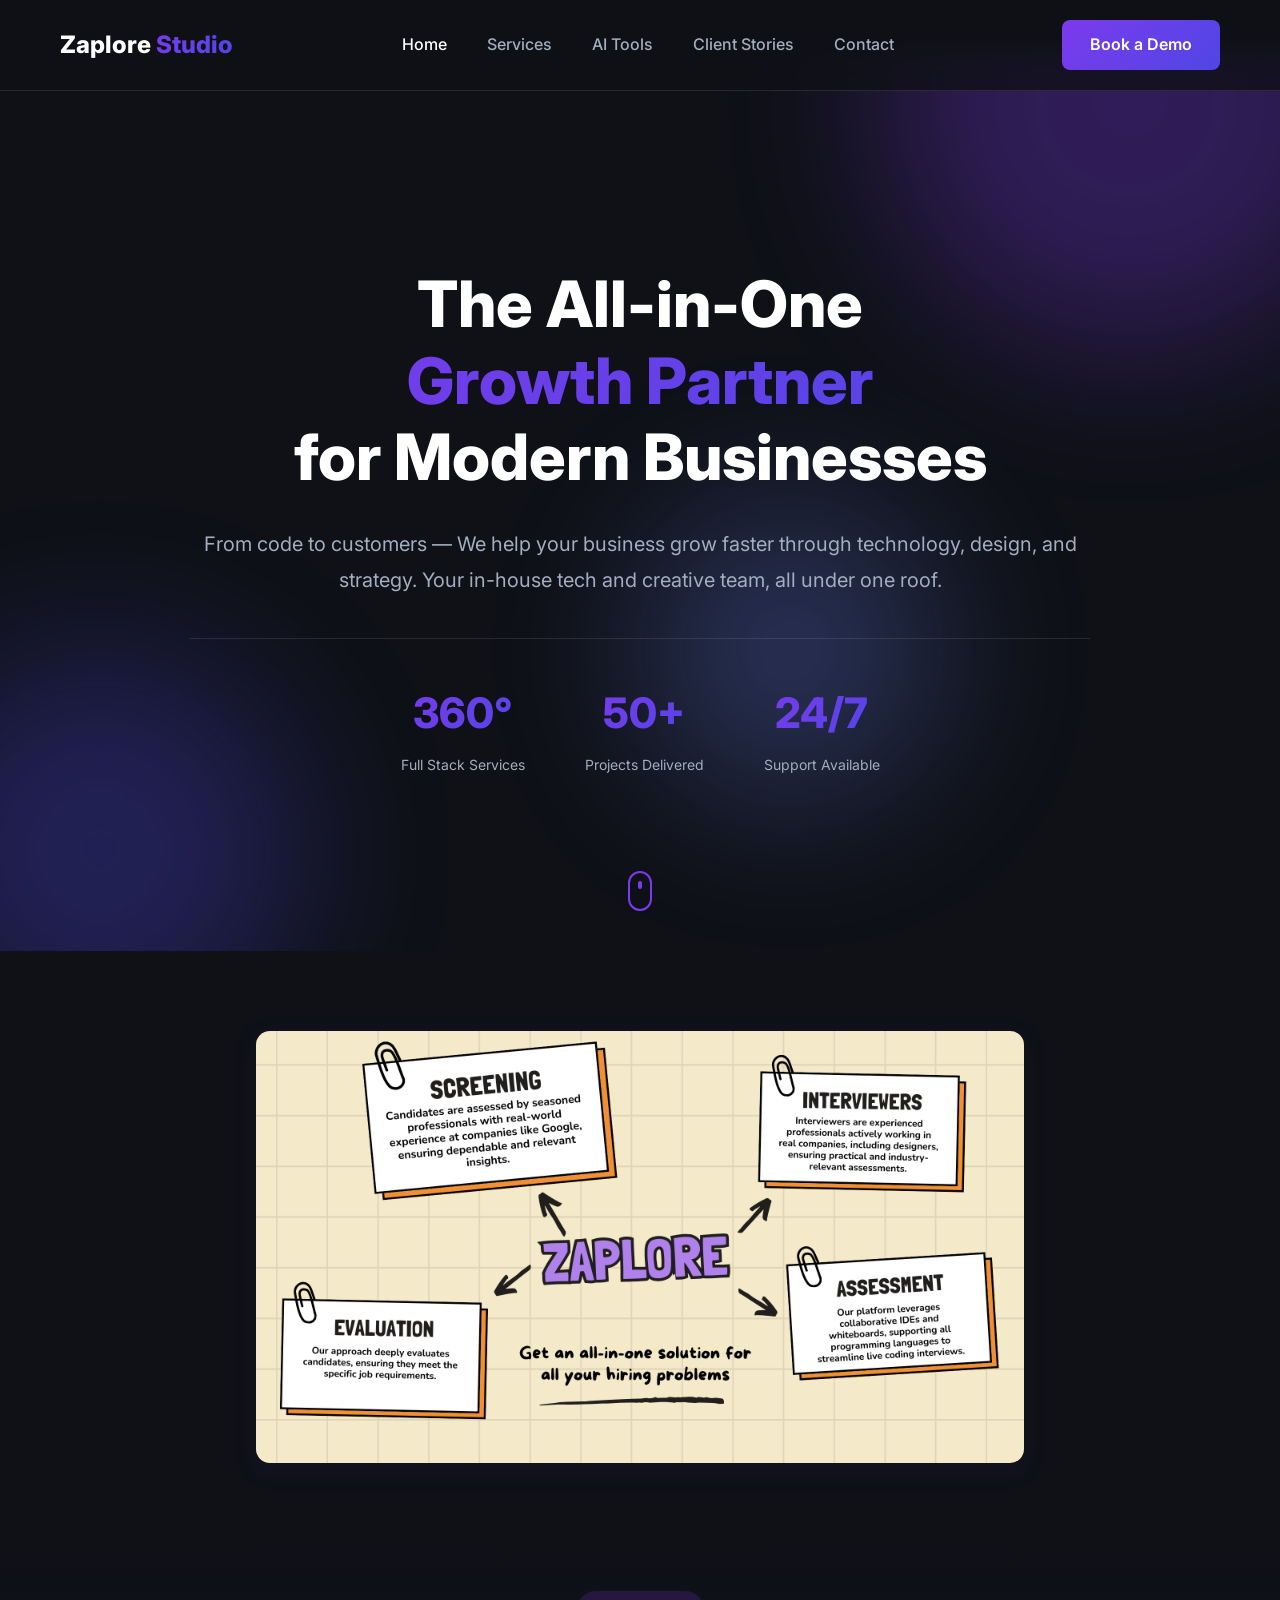
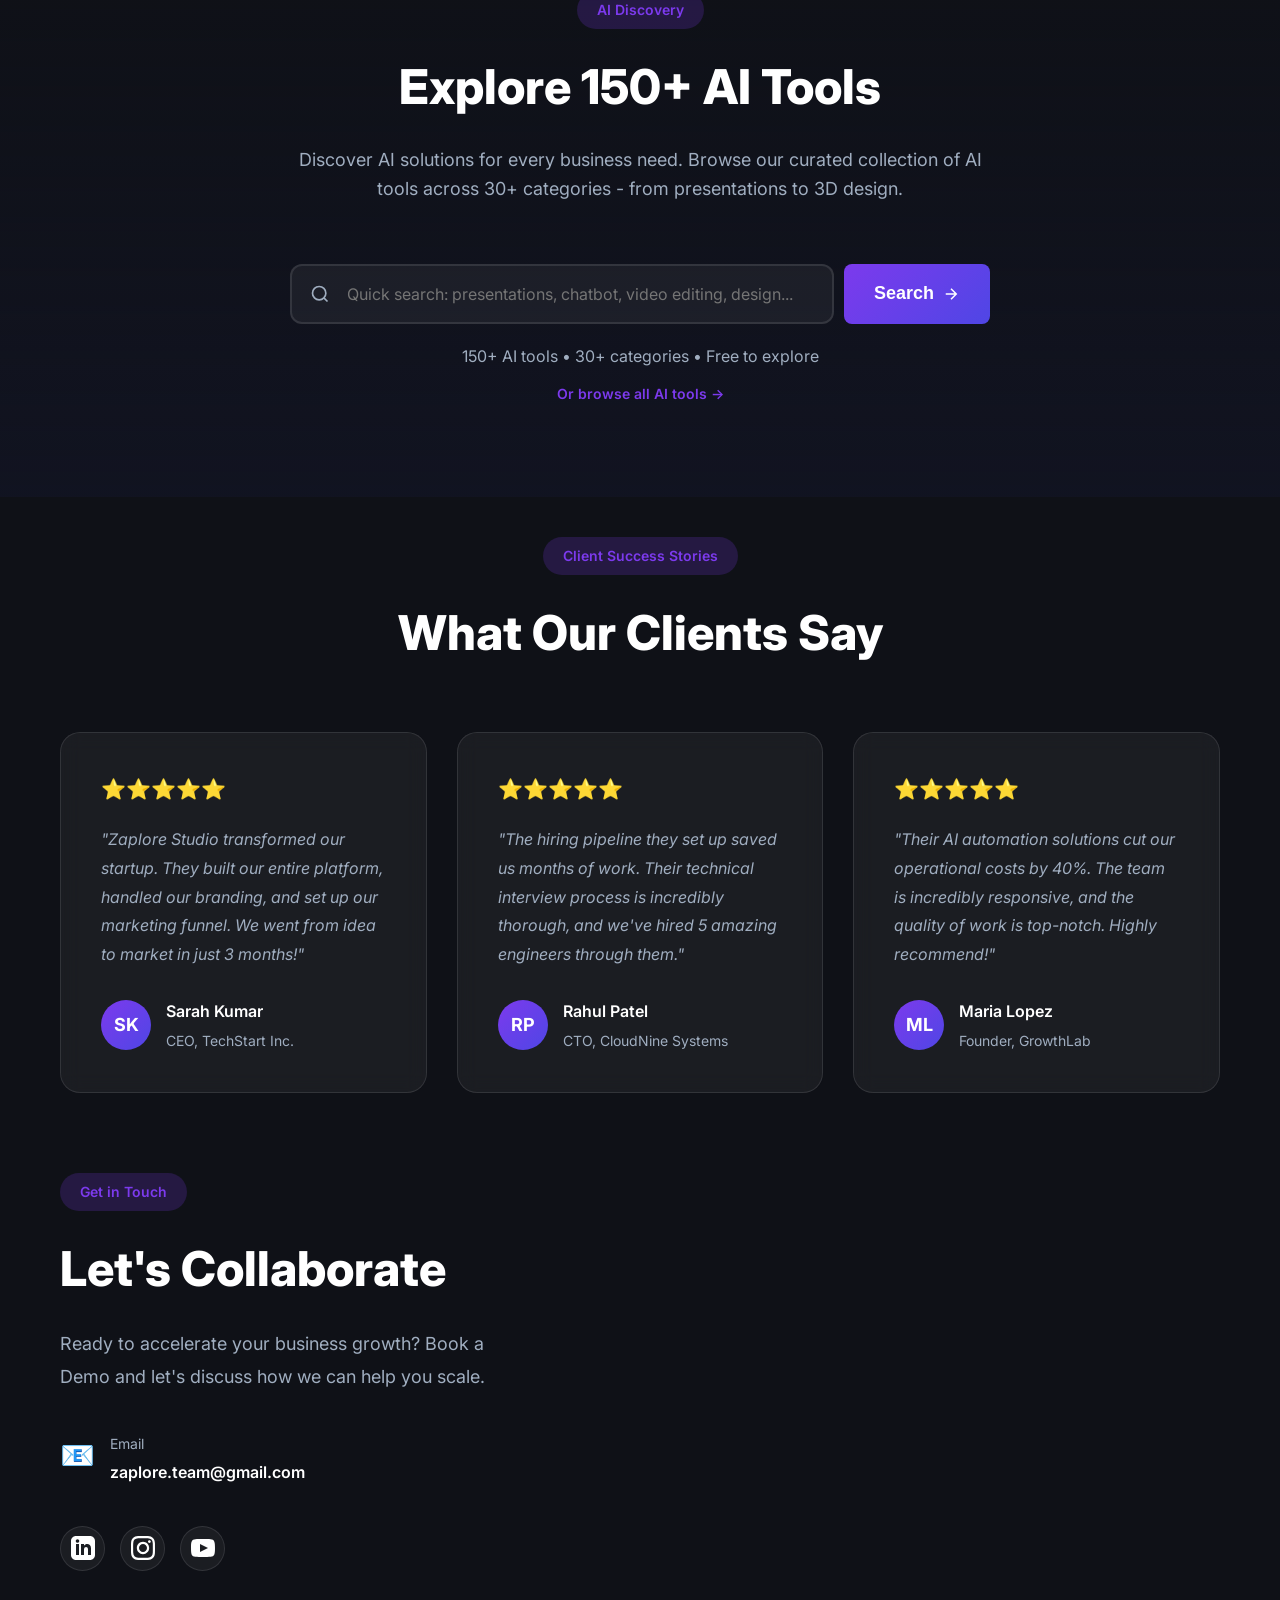
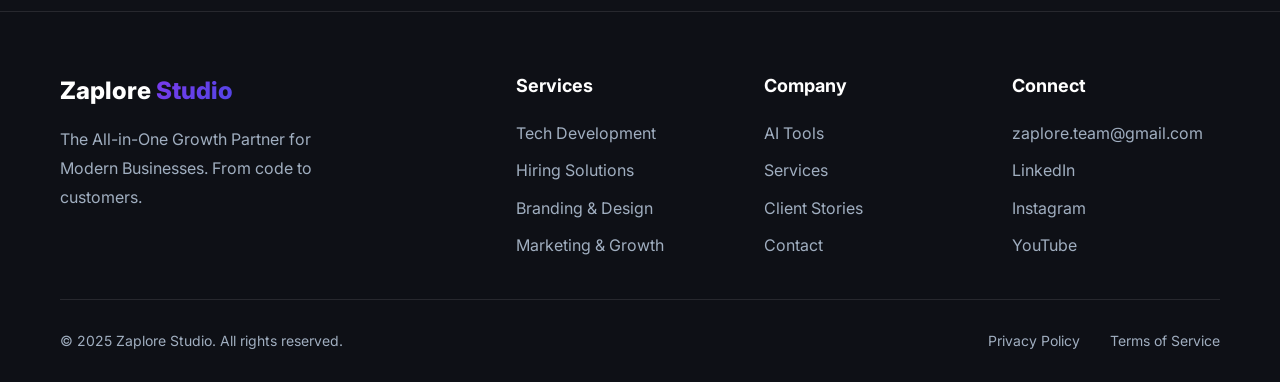
<file: index.html>
<!DOCTYPE html>
<html lang="en">
<head>
    <meta charset="UTF-8">
    <meta name="viewport" content="width=device-width, initial-scale=1.0">
    <meta name="description" content="Zaplore Studio For Business Growth - The All-in-One Growth Partner for Modern Businesses. Tech studio, startup growth partner, app development and marketing agency, AI automation studio.">
    <meta name="keywords" content="Zaplore Studio, Business Growth, Tech Studio, Startup Growth Partner, App Development and Marketing Agency, AI Automation Studio, Social Media and Branding Company">
    <meta name="author" content="Zaplore Studio">
    <meta name="robots" content="index, follow">
    
    <link rel="icon" href="title.png" type="image/x-icon">
    <!-- Open Graph / Facebook -->
    <meta property="og:type" content="website">
    <meta property="og:url" content="https://zaplore.com/">
    <meta property="og:title" content="Zaplore Studio - The All-in-One Growth Partner">
    <meta property="og:description" content="From code to customers. We help your business grow through technology, design, and strategy.">
    <meta property="og:image" content="https://zaplore.com/og-image.jpg">
    
    <!-- Twitter -->
    <meta property="twitter:card" content="summary_large_image">
    <meta property="twitter:url" content="https://zaplore.com/">
    <meta property="twitter:title" content="Zaplore Studio - The All-in-One Growth Partner">
    <meta property="twitter:description" content="From code to customers. We help your business grow through technology, design, and strategy.">
    <meta property="twitter:image" content="https://zaplore.com/og-image.jpg">
    
    <!-- PWA -->
    <link rel="manifest" href="manifest.json">
    <meta name="theme-color" content="#7C3AED">
    <meta name="apple-mobile-web-app-capable" content="yes">
    <meta name="apple-mobile-web-app-status-bar-style" content="black-translucent">
    
    <!-- reCAPTCHA v3 -->
    <script src="https://www.google.com/recaptcha/api.js?render=6LfBifcrAAAAAFYIdUITpeLKD2Za_RM8vfFRR9RE"></script>
    
    <title>Zaplore Studio - The All-in-One Growth Partner for Modern Businesses</title>
    <link rel="preconnect" href="https://fonts.googleapis.com">
    <link rel="preconnect" href="https://fonts.gstatic.com" crossorigin>
    <link href="https://fonts.googleapis.com/css2?family=Inter:wght@300;400;500;600;700;800&display=swap" rel="stylesheet">
    <link rel="stylesheet" href="styles.css">

        <style>
        .services-maps-img {
            width: 80%;
            max-width: 80%;
            height: auto;
            border-radius: 14px;
            box-shadow: 0 6px 24px 0 rgba(60, 30, 170, 0.13);
        }
        @media (min-width: 768px) {
            .services-maps-img {
                max-width: 60%;
                width: auto;
            }
        }
    </style>
    
</head>
<body>
    <!-- Navigation -->
    <nav class="navbar" id="navbar">
        <div class="container">
            <div class="nav-content">
                <div class="logo">
                    <span class="logo-text">Zaplore</span>
                    <span class="logo-studio">Studio</span>
                </div>
                <ul class="nav-links" id="navLinks">
                    <li><a href="#home" class="nav-link">Home</a></li>
    
                    <li><a href="#services" class="nav-link">Services</a></li>
                    <li><a href="search-all-ai-tools.html" class="nav-link">AI Tools</a></li>
                    <li><a href="#testimonials" class="nav-link">Client Stories</a></li>
                    <li><a href="#contact" class="nav-link">Contact</a></li>
                </ul>
                <a href="#contact" class="btn-primary">Book a Demo</a>
                <button class="mobile-menu-btn" id="mobileMenuBtn">
                    <span></span>
                    <span></span>
                    <span></span>
                </button>
            </div>
        </div>
    </nav>
<br><br>
    <!-- Hero Section -->
    <section class="hero" id="home">
        <div class="hero-background">
            <div class="gradient-orb orb-1"></div>
            <div class="gradient-orb orb-2"></div>
            <div class="gradient-orb orb-3"></div>
        </div>
        <div class="container">
            <div class="hero-content">
                <h1 class="hero-title">
                    <span class="title-line">The All-in-One</span>
                    <span class="title-line gradient-text">Growth Partner</span>
                    <span class="title-line">for Modern Businesses</span>
                </h1>
                <p class="hero-subtitle">
                    From code to customers — We help your business grow faster through technology, design, and strategy. Your in-house tech and creative team, all under one roof.
                </p>
         
                <div class="hero-stats">
                    <div class="stat-item">
                        <div class="stat-number">360°</div>
                        <div class="stat-label">Full Stack Services</div>
                    </div>
                    <div class="stat-item">
                        <div class="stat-number">50+</div>
                        <div class="stat-label">Projects Delivered</div>
                    </div>
                    <div class="stat-item">
                        <div class="stat-number">24/7</div>
                        <div class="stat-label">Support Available</div>
                    </div>
                </div>
            </div>
        </div>
        <div class="scroll-indicator">
            <div class="mouse"></div>
        </div>
    </section>



      <section class="services" id="services">
    <div style="text-align: center; margin: 40px 0;">
        <img 
            class="services-maps-img"
            src="outsource.png" 
            alt="Maps illustration"
        >
    </div>
    </section>

    <!-- AI Tools Preview Section -->
    <section class="ai-directory" id="ai-directory">
        <div class="container">
            <div class="section-header">
                <span class="section-tag">AI Discovery</span>
                <h2 class="section-title">Explore 150+ AI Tools</h2>
                <p class="section-description">Discover AI solutions for every business need. Browse our curated collection of AI tools across 30+ categories - from presentations to 3D design.</p>
            </div>
            
            <!-- Quick Search Section -->
            <div style="max-width: 700px; margin: 50px auto;">
                <form action="search-all-ai-tools" method="GET" style="margin-bottom: 20px;">
                    <div style="position: relative; display: flex; gap: 10px;">
                        <div style="position: relative; flex: 1;">
                            <svg style="position: absolute; left: 20px; top: 50%; transform: translateY(-50%); color: var(--text-secondary); pointer-events: none;" width="20" height="20" viewBox="0 0 24 24" fill="none" stroke="currentColor" stroke-width="2">
                                <circle cx="11" cy="11" r="8"></circle>
                                <path d="m21 21-4.35-4.35"></path>
                            </svg>
                            <input 
                                type="text" 
                                name="search"
                                placeholder="Quick search: presentations, chatbot, video editing, design..." 
                                style="width: 100%; padding: 18px 20px 18px 55px; background: rgba(255, 255, 255, 0.05); border: 2px solid rgba(255, 255, 255, 0.1); border-radius: 12px; color: var(--white); font-size: 16px; font-family: 'Inter', sans-serif; transition: all 0.3s ease;"
                                onfocus="this.style.borderColor='#7C3AED'; this.style.background='rgba(255, 255, 255, 0.08)';"
                                onblur="this.style.borderColor='rgba(255, 255, 255, 0.1)'; this.style.background='rgba(255, 255, 255, 0.05)';"
                            >
                        </div>
                        <button 
                            type="submit"
                            class="btn-primary btn-large"
                            style="padding: 18px 30px; white-space: nowrap; display: flex; align-items: center; gap: 8px;"
                        >
                            Search
                            <svg width="18" height="18" viewBox="0 0 24 24" fill="none" stroke="currentColor" stroke-width="2">
                                <path d="M5 12h14M12 5l7 7-7 7"/>
                            </svg>
                        </button>
                    </div>
                </form>
                <div style="text-align: center;">
                    <p style="color: var(--text-secondary); font-size: 16px; margin-bottom: 12px;">
                        150+ AI tools • 30+ categories • Free to explore
                    </p>
                    <a href="search-all-ai-tools" style="color: var(--electric-purple); text-decoration: none; font-weight: 600; font-size: 14px; transition: all 0.3s ease;" onmouseover="this.style.textDecoration='underline';" onmouseout="this.style.textDecoration='none';">
                        Or browse all AI tools →
                    </a>
                </div>
            </div>
        
    </section>

    <!-- Testimonials Section -->
    <section class="testimonials" id="testimonials">
        <div class="container">
            <div class="section-header">
                <span class="section-tag">Client Success Stories</span>
                <h2 class="section-title">What Our Clients Say</h2>
            </div>
            <div class="testimonials-grid">
                <div class="testimonial-card">
                    <div class="testimonial-rating">⭐⭐⭐⭐⭐</div>
                    <p class="testimonial-text">
                        "Zaplore Studio transformed our startup. They built our entire platform, handled our branding, and set up our marketing funnel. We went from idea to market in just 3 months!"
                    </p>
                    <div class="testimonial-author">
                        <div class="author-avatar">SK</div>
                        <div class="author-info">
                            <div class="author-name">Sarah Kumar</div>
                            <div class="author-role">CEO, TechStart Inc.</div>
                        </div>
                    </div>
                </div>

                <div class="testimonial-card">
                    <div class="testimonial-rating">⭐⭐⭐⭐⭐</div>
                    <p class="testimonial-text">
                        "The hiring pipeline they set up saved us months of work. Their technical interview process is incredibly thorough, and we've hired 5 amazing engineers through them."
                    </p>
                    <div class="testimonial-author">
                        <div class="author-avatar">RP</div>
                        <div class="author-info">
                            <div class="author-name">Rahul Patel</div>
                            <div class="author-role">CTO, CloudNine Systems</div>
                        </div>
                    </div>
                </div>

                <div class="testimonial-card">
                    <div class="testimonial-rating">⭐⭐⭐⭐⭐</div>
                    <p class="testimonial-text">
                        "Their AI automation solutions cut our operational costs by 40%. The team is incredibly responsive, and the quality of work is top-notch. Highly recommend!"
                    </p>
                    <div class="testimonial-author">
                        <div class="author-avatar">ML</div>
                        <div class="author-info">
                            <div class="author-name">Maria Lopez</div>
                            <div class="author-role">Founder, GrowthLab</div>
                        </div>
                    </div>
                </div>
            </div>
        </div>
    </section>

    <!-- Contact Section -->
    <section class="contact" id="contact">
        <div class="container">
            <div class="contact-wrapper">
                <div class="contact-info">
                    <span class="section-tag">Get in Touch</span>
                    <h2 class="section-title">Let's Collaborate</h2>
                    <p class="contact-description">
                        Ready to accelerate your business growth? Book a Demo and let's discuss how we can help you scale.
                    </p>
                    <div class="contact-details">
                        <div class="contact-item">
                            <div class="contact-icon">📧</div>
                            <div class="contact-text">
                                <div class="contact-label">Email</div>
                                <a href="mailto:zaplore.team@gmail.com">zaplore.team@gmail.com</a>
                            </div>
                        </div>
                    </div>
                    <div class="social-links">
                        <a href="https://linkedin.com" target="_blank" class="social-link" aria-label="LinkedIn">
                            <svg width="24" height="24" viewBox="0 0 24 24" fill="currentColor">
                                <path d="M19 0h-14c-2.761 0-5 2.239-5 5v14c0 2.761 2.239 5 5 5h14c2.762 0 5-2.239 5-5v-14c0-2.761-2.238-5-5-5zm-11 19h-3v-11h3v11zm-1.5-12.268c-.966 0-1.75-.79-1.75-1.764s.784-1.764 1.75-1.764 1.75.79 1.75 1.764-.783 1.764-1.75 1.764zm13.5 12.268h-3v-5.604c0-3.368-4-3.113-4 0v5.604h-3v-11h3v1.765c1.396-2.586 7-2.777 7 2.476v6.759z"/>
                            </svg>
                        </a>
                        <a href="https://instagram.com" target="_blank" class="social-link" aria-label="Instagram">
                            <svg width="24" height="24" viewBox="0 0 24 24" fill="currentColor">
                                <path d="M12 2.163c3.204 0 3.584.012 4.85.07 3.252.148 4.771 1.691 4.919 4.919.058 1.265.069 1.645.069 4.849 0 3.205-.012 3.584-.069 4.849-.149 3.225-1.664 4.771-4.919 4.919-1.266.058-1.644.07-4.85.07-3.204 0-3.584-.012-4.849-.07-3.26-.149-4.771-1.699-4.919-4.92-.058-1.265-.07-1.644-.07-4.849 0-3.204.013-3.583.07-4.849.149-3.227 1.664-4.771 4.919-4.919 1.266-.057 1.645-.069 4.849-.069zm0-2.163c-3.259 0-3.667.014-4.947.072-4.358.2-6.78 2.618-6.98 6.98-.059 1.281-.073 1.689-.073 4.948 0 3.259.014 3.668.072 4.948.2 4.358 2.618 6.78 6.98 6.98 1.281.058 1.689.072 4.948.072 3.259 0 3.668-.014 4.948-.072 4.354-.2 6.782-2.618 6.979-6.98.059-1.28.073-1.689.073-4.948 0-3.259-.014-3.667-.072-4.947-.196-4.354-2.617-6.78-6.979-6.98-1.281-.059-1.69-.073-4.949-.073zm0 5.838c-3.403 0-6.162 2.759-6.162 6.162s2.759 6.163 6.162 6.163 6.162-2.759 6.162-6.163c0-3.403-2.759-6.162-6.162-6.162zm0 10.162c-2.209 0-4-1.79-4-4 0-2.209 1.791-4 4-4s4 1.791 4 4c0 2.21-1.791 4-4 4zm6.406-11.845c-.796 0-1.441.645-1.441 1.44s.645 1.44 1.441 1.44c.795 0 1.439-.645 1.439-1.44s-.644-1.44-1.439-1.44z"/>
                            </svg>
                        </a>
                        <a href="https://youtube.com" target="_blank" class="social-link" aria-label="YouTube">
                            <svg width="24" height="24" viewBox="0 0 24 24" fill="currentColor">
                                <path d="M19.615 3.184c-3.604-.246-11.631-.245-15.23 0-3.897.266-4.356 2.62-4.385 8.816.029 6.185.484 8.549 4.385 8.816 3.6.245 11.626.246 15.23 0 3.897-.266 4.356-2.62 4.385-8.816-.029-6.185-.484-8.549-4.385-8.816zm-10.615 12.816v-8l8 3.993-8 4.007z"/>
                            </svg>
                        </a>
                    </div>
                </div>
                
            </div>
        </div>
    </section>

    <!-- Footer -->
    <footer class="footer">
        <div class="container">
            <div class="footer-content">
                <div class="footer-column">
                    <div class="footer-logo">
                        <span class="logo-text">Zaplore</span>
                        <span class="logo-studio">Studio</span>
                    </div>
                    <p class="footer-description">
                        The All-in-One Growth Partner for Modern Businesses. From code to customers.
                    </p>
                </div>
                <div class="footer-column">
                    <h4>Services</h4>
                    <ul class="footer-links">
                        <li><a href="#services">Tech Development</a></li>
                        <li><a href="#services">Hiring Solutions</a></li>
                        <li><a href="#services">Branding & Design</a></li>
                        <li><a href="#services">Marketing & Growth</a></li>
                    </ul>
                </div>
                <div class="footer-column">
                    <h4>Company</h4>
                    <ul class="footer-links">
         
                        <li><a href="search-all-ai-tools">AI Tools</a></li>
                        <li><a href="#services">Services</a></li>
                        <li><a href="#testimonials">Client Stories</a></li>
                        <li><a href="#contact">Contact</a></li>
                    </ul>
                </div>
                <div class="footer-column">
                    <h4>Connect</h4>
                    <ul class="footer-links">
                        <li><a href="mailto:zaplore.team@gmail.com">zaplore.team@gmail.com</a></li>
                        <li><a href="https://linkedin.com" target="_blank">LinkedIn</a></li>
                        <li><a href="https://instagram.com" target="_blank">Instagram</a></li>
                        <li><a href="https://youtube.com" target="_blank">YouTube</a></li>
                    </ul>
                </div>
            </div>
            <div class="footer-bottom">
                <p>&copy; 2025 Zaplore Studio. All rights reserved.</p>
                <div class="footer-bottom-links">
                    <a href="#">Privacy Policy</a>
                    <a href="#">Terms of Service</a>
                </div>
            </div>
        </div>
    </footer>

    <script src="script.js"></script>
    
    <script>
    // reCAPTCHA v3 - Get token on form submit
    grecaptcha.ready(function() {
        grecaptcha.execute('6LfBifcrAAAAAFYIdUITpeLKD2Za_RM8vfFRR9RE', {action: 'submit'}).then(function(token) {
            document.getElementById('recaptchaToken').value = token;
        });
    });
    
    // Email validation - block Yahoo emails
    document.getElementById('email').addEventListener('input', function() {
        const emailInput = this;
        const emailPattern = /^[a-zA-Z0-9._%+-]+@[a-zA-Z0-9.-]+\.[a-zA-Z]{2,}$/;
        const blockedDomain = "yahoo.com";
        const emailError = document.getElementById("emailError");

        const emailParts = emailInput.value.split("@");
        const domain = emailParts.length > 1 ? emailParts[1].toLowerCase() : "";

        if (!emailPattern.test(emailInput.value)) {
            emailInput.setCustomValidity("Please enter a valid email address.");
            emailError.style.display = "none";
        } else if (domain === blockedDomain) {
            emailInput.setCustomValidity("We currently do not accept Yahoo email addresses. Please use your work or another personal email.");
            emailError.style.display = "block";
        } else {
            emailInput.setCustomValidity("");
            emailError.style.display = "none";
        }
    });
    </script>
</body>
</html>

<script src="js/appViewController.js"></script>
</file>
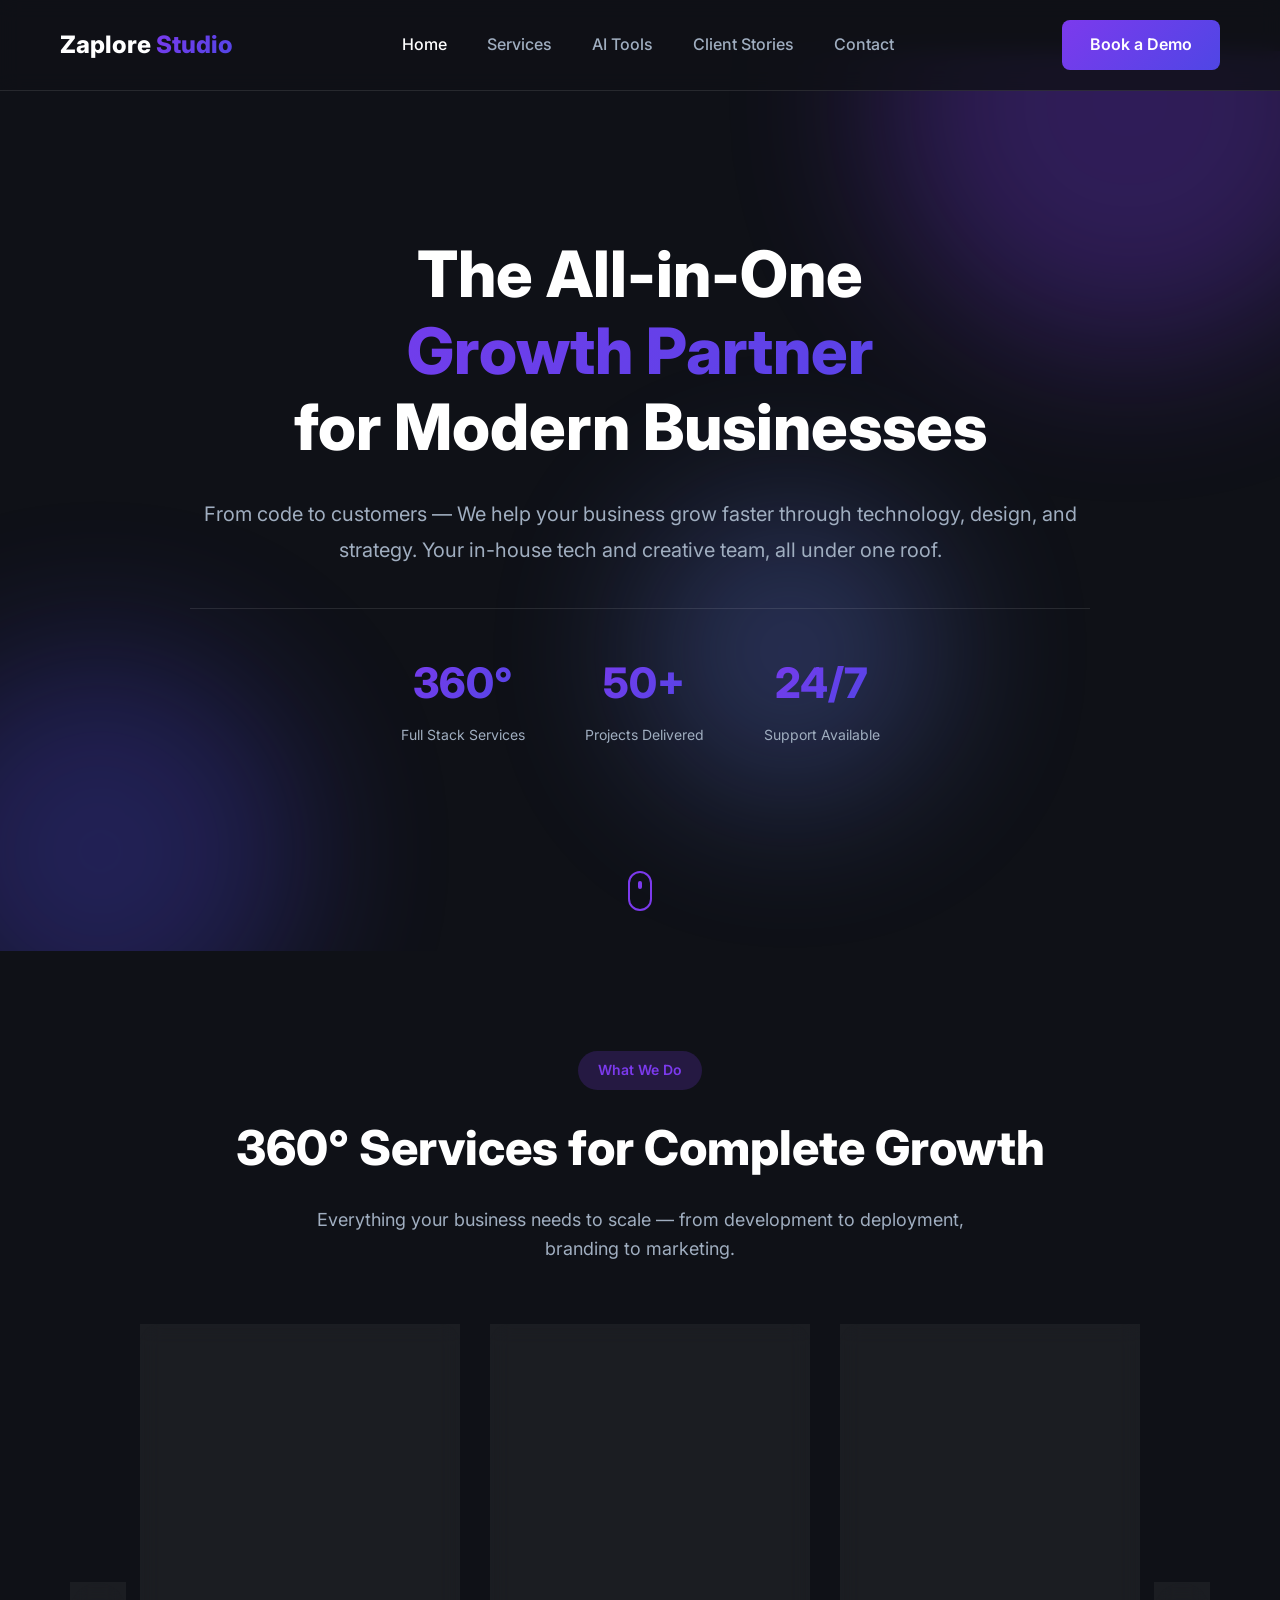
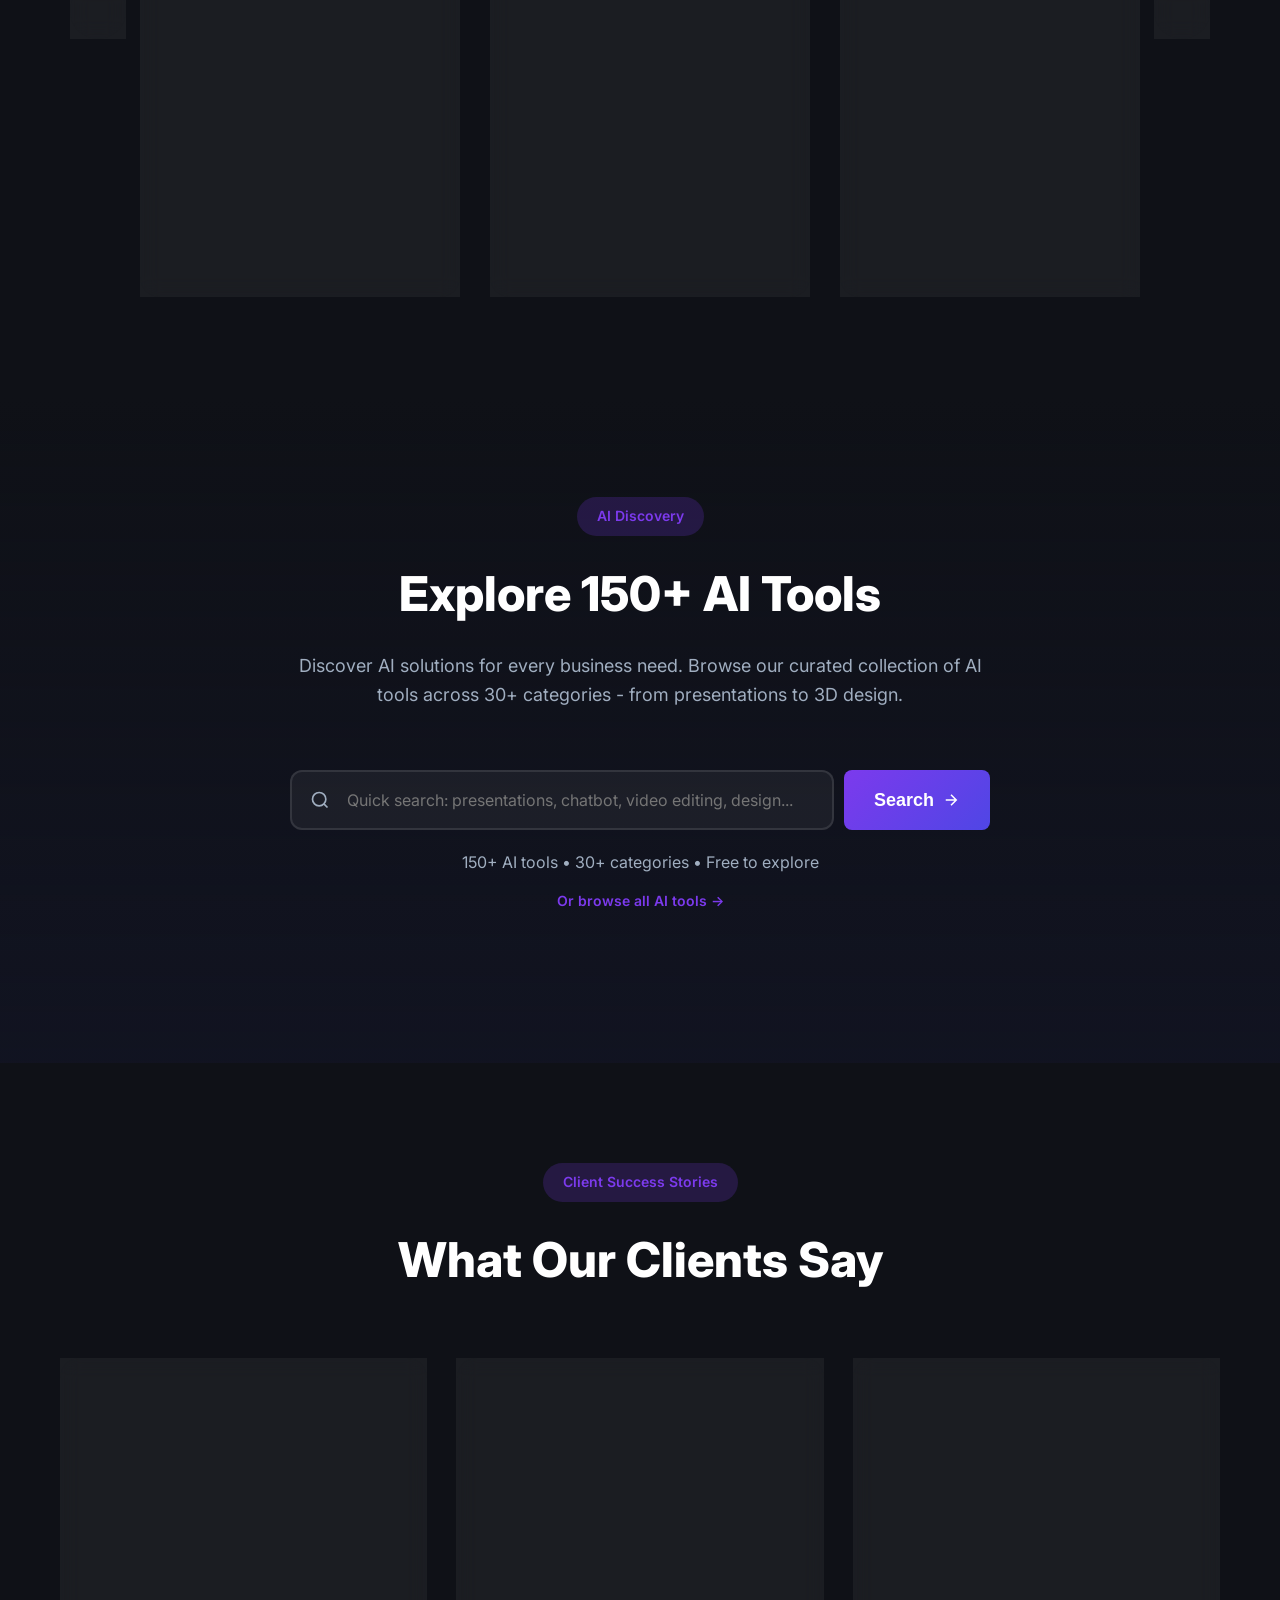
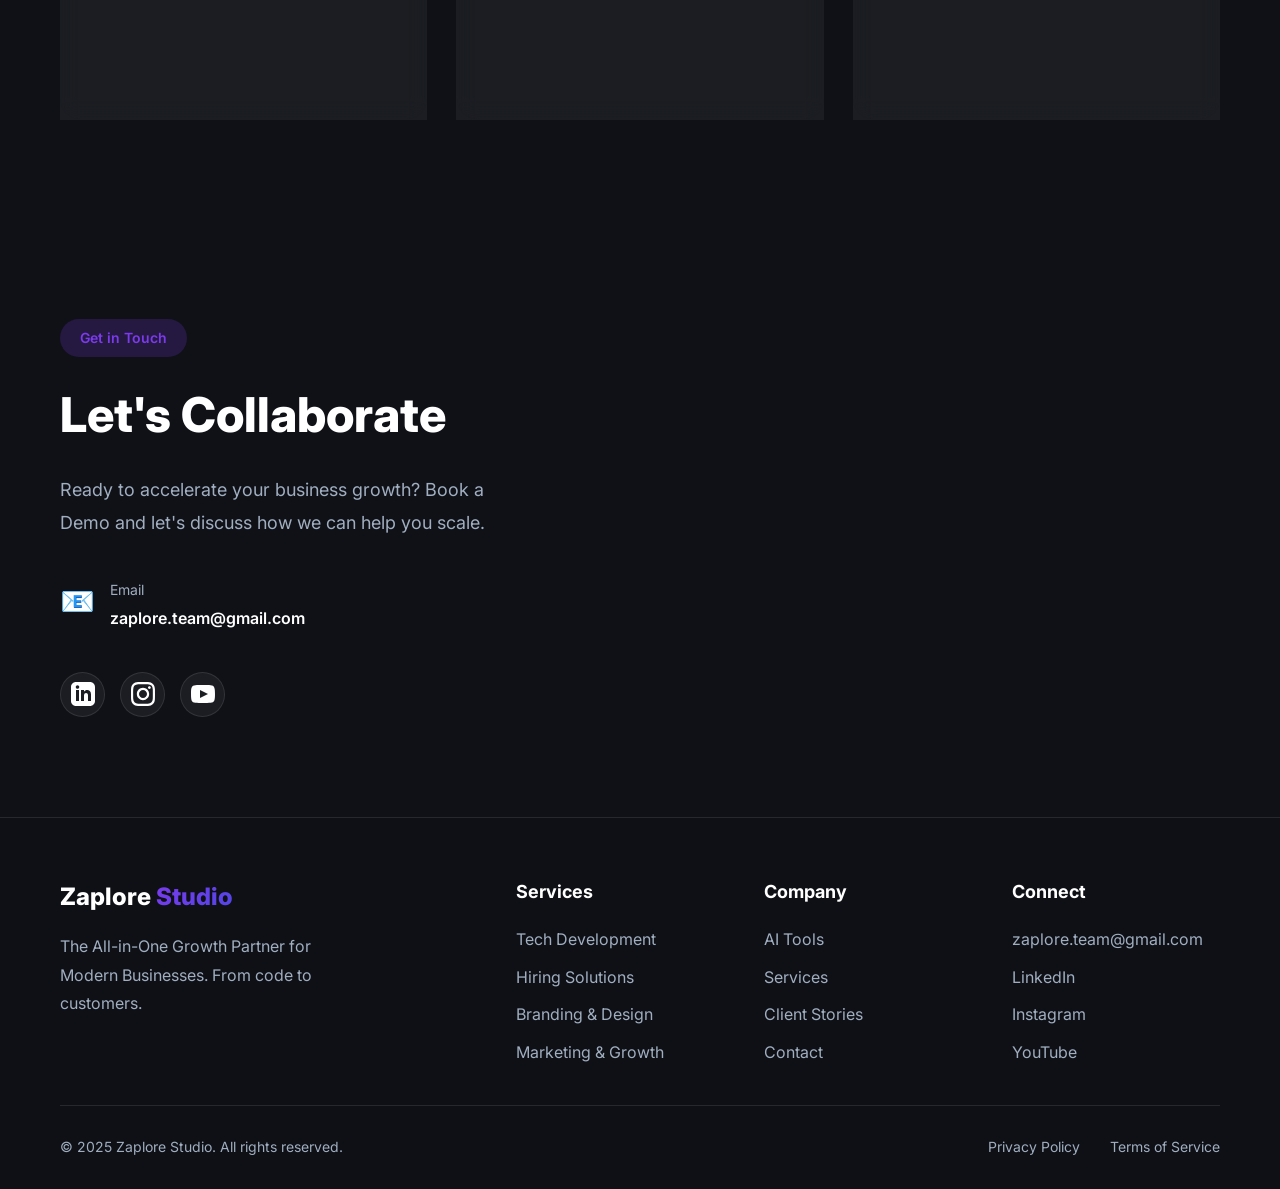
<file: studio/index.html>
<!DOCTYPE html>
<html lang="en">
<head>
    <meta charset="UTF-8">
    <meta name="viewport" content="width=device-width, initial-scale=1.0">
    <meta name="description" content="Zaplore Studio For Business Growth - The All-in-One Growth Partner for Modern Businesses. Tech studio, startup growth partner, app development and marketing agency, AI automation studio.">
    <meta name="keywords" content="Zaplore Studio, Business Growth, Tech Studio, Startup Growth Partner, App Development and Marketing Agency, AI Automation Studio, Social Media and Branding Company">
    <meta name="author" content="Zaplore Studio">
    <meta name="robots" content="index, follow">
    
    <link rel="icon" href="title.png" type="image/x-icon">
    <!-- Open Graph / Facebook -->
    <meta property="og:type" content="website">
    <meta property="og:url" content="https://zaplore.com/">
    <meta property="og:title" content="Zaplore Studio - The All-in-One Growth Partner">
    <meta property="og:description" content="From code to customers. We help your business grow through technology, design, and strategy.">
    <meta property="og:image" content="https://zaplore.com/og-image.jpg">
    
    <!-- Twitter -->
    <meta property="twitter:card" content="summary_large_image">
    <meta property="twitter:url" content="https://zaplore.com/">
    <meta property="twitter:title" content="Zaplore Studio - The All-in-One Growth Partner">
    <meta property="twitter:description" content="From code to customers. We help your business grow through technology, design, and strategy.">
    <meta property="twitter:image" content="https://zaplore.com/og-image.jpg">
    
    <!-- PWA -->
    <link rel="manifest" href="manifest.json">
    <meta name="theme-color" content="#7C3AED">
    <meta name="apple-mobile-web-app-capable" content="yes">
    <meta name="apple-mobile-web-app-status-bar-style" content="black-translucent">
    
    <!-- reCAPTCHA v3 -->
    <script src="https://www.google.com/recaptcha/api.js?render=6LfBifcrAAAAAFYIdUITpeLKD2Za_RM8vfFRR9RE"></script>
    
    <title>Zaplore Studio - The All-in-One Growth Partner for Modern Businesses</title>
    <link rel="preconnect" href="https://fonts.googleapis.com">
    <link rel="preconnect" href="https://fonts.gstatic.com" crossorigin>
    <link href="https://fonts.googleapis.com/css2?family=Inter:wght@300;400;500;600;700;800&display=swap" rel="stylesheet">
    <link rel="stylesheet" href="styles.css">
</head>
<body>
    <!-- Navigation -->
    <nav class="navbar" id="navbar">
        <div class="container">
            <div class="nav-content">
                <div class="logo">
                    <span class="logo-text">Zaplore</span>
                    <span class="logo-studio">Studio</span>
                </div>
                <ul class="nav-links" id="navLinks">
                    <li><a href="#home" class="nav-link">Home</a></li>
    
                    <li><a href="#services" class="nav-link">Services</a></li>
                    <li><a href="search-all-ai-tools.html" class="nav-link">AI Tools</a></li>
                    <li><a href="#testimonials" class="nav-link">Client Stories</a></li>
                    <li><a href="#contact" class="nav-link">Contact</a></li>
                </ul>
                <a href="#contact" class="btn-primary">Book a Demo</a>
                <button class="mobile-menu-btn" id="mobileMenuBtn">
                    <span></span>
                    <span></span>
                    <span></span>
                </button>
            </div>
        </div>
    </nav>
<br><br>
    <!-- Hero Section -->
    <section class="hero" id="home">
        <div class="hero-background">
            <div class="gradient-orb orb-1"></div>
            <div class="gradient-orb orb-2"></div>
            <div class="gradient-orb orb-3"></div>
        </div>
        <div class="container">
            <div class="hero-content">
                <h1 class="hero-title">
                    <span class="title-line">The All-in-One</span>
                    <span class="title-line gradient-text">Growth Partner</span>
                    <span class="title-line">for Modern Businesses</span>
                </h1>
                <p class="hero-subtitle">
                    From code to customers — We help your business grow faster through technology, design, and strategy. Your in-house tech and creative team, all under one roof.
                </p>
         
                <div class="hero-stats">
                    <div class="stat-item">
                        <div class="stat-number">360°</div>
                        <div class="stat-label">Full Stack Services</div>
                    </div>
                    <div class="stat-item">
                        <div class="stat-number">50+</div>
                        <div class="stat-label">Projects Delivered</div>
                    </div>
                    <div class="stat-item">
                        <div class="stat-number">24/7</div>
                        <div class="stat-label">Support Available</div>
                    </div>
                </div>
            </div>
        </div>
        <div class="scroll-indicator">
            <div class="mouse"></div>
        </div>
    </section>



    <!-- Services Section -->
    <section class="services" id="services">
        <div class="container">
            <div class="section-header">
                <span class="section-tag">What We Do</span>
                <h2 class="section-title">360° Services for Complete Growth</h2>
                <p class="section-description">Everything your business needs to scale — from development to deployment, branding to marketing.</p>
            </div>
            
            <!-- Carousel Navigation -->
            <div class="services-carousel-container">
                <button class="carousel-nav-btn prev-btn" id="servicesPrevBtn" aria-label="Previous">
                    <svg width="24" height="24" viewBox="0 0 24 24" fill="none" stroke="currentColor" stroke-width="2">
                        <path d="M15 18l-6-6 6-6"/>
                    </svg>
                </button>
                
                <div class="services-carousel-track">
                    <div class="services-carousel" id="servicesCarousel">
                <div class="service-card">
                    <div class="service-icon">💻</div>
                    <h3 class="service-title">Tech & Product Development</h3>
                    <p class="service-description">
                        Web and mobile app development, AI tools, automation systems, internal dashboards, and SaaS products built with cutting-edge technology.
                    </p>
                    <ul class="service-features">
                        <li>Custom Web Applications</li>
                        <li>Mobile App Development</li>
                        <li>SaaS Product Development</li>
                        <li>Internal Dashboards</li>
                    </ul>
                </div>

                <div class="service-card">
                    <div class="service-icon">👥</div>
                    <h3 class="service-title">Talent & Hiring Solutions</h3>
                    <p class="service-description">
                        Complete hiring pipeline setup, candidate screening, technical interviews, and onboarding automation to build your dream team.
                    </p>
                    <ul class="service-features">
                        <li>Hiring Pipeline Setup</li>
                        <li>Candidate Screening</li>
                        <li>Technical Interviews</li>
                        <li>Onboarding Automation</li>
                    </ul>
                </div>

                <div class="service-card">
                    <div class="service-icon">🎨</div>
                    <h3 class="service-title">Branding & Design Studio</h3>
                    <p class="service-description">
                        Logo design, brand identity, content creation, UX/UI design, and product visuals that make your brand stand out.
                    </p>
                    <ul class="service-features">
                        <li>Logo & Brand Identity</li>
                        <li>UX/UI Design</li>
                        <li>Product Visuals</li>
                        <li>Content Creation</li>
                    </ul>
                </div>

                <div class="service-card">
                    <div class="service-icon">📈</div>
                    <h3 class="service-title">Marketing & Growth</h3>
                    <p class="service-description">
                        Performance marketing, SEO, paid ads, social media management, influencer campaigns, and content strategy for explosive growth.
                    </p>
                    <ul class="service-features">
                        <li>Performance Marketing</li>
                        <li>SEO & Content Strategy</li>
                        <li>Paid Advertising</li>
                        <li>Influencer Campaigns</li>
                    </ul>
                </div>

                <div class="service-card">
                    <div class="service-icon">📱</div>
                    <h3 class="service-title">Social Media Management</h3>
                    <p class="service-description">
                        End-to-end social media setup, posts, reels, ad creatives, engagement tracking, and automation to build your online presence.
                    </p>
                    <ul class="service-features">
                        <li>Social Media Setup</li>
                        <li>Content & Reels Creation</li>
                        <li>Engagement Tracking</li>
                        <li>Ad Creative Design</li>
                    </ul>
                </div>

                <div class="service-card">
                    <div class="service-icon">🤖</div>
                    <h3 class="service-title">Automation & AI Integration</h3>
                    <p class="service-description">
                        Workflow automation, AI chatbot development, lead generation automation, and AI-based analytics to work smarter, not harder.
                    </p>
                    <ul class="service-features">
                        <li>Workflow Automation</li>
                        <li>AI Chatbot Development</li>
                        <li>Lead Generation Automation</li>
                        <li>AI-Based Analytics</li>
                    </ul>
                    </div>
                </div>
                
                <button class="carousel-nav-btn next-btn" id="servicesNextBtn" aria-label="Next">
                    <svg width="24" height="24" viewBox="0 0 24 24" fill="none" stroke="currentColor" stroke-width="2">
                        <path d="M9 18l6-6-6-6"/>
                    </svg>
                </button>
            </div>
        </div>
    </section>

    <!-- AI Tools Preview Section -->
    <section class="ai-directory" id="ai-directory">
        <div class="container">
            <div class="section-header">
                <span class="section-tag">AI Discovery</span>
                <h2 class="section-title">Explore 150+ AI Tools</h2>
                <p class="section-description">Discover AI solutions for every business need. Browse our curated collection of AI tools across 30+ categories - from presentations to 3D design.</p>
            </div>
            
            <!-- Quick Search Section -->
            <div style="max-width: 700px; margin: 50px auto;">
                <form action="search-all-ai-tools" method="GET" style="margin-bottom: 20px;">
                    <div style="position: relative; display: flex; gap: 10px;">
                        <div style="position: relative; flex: 1;">
                            <svg style="position: absolute; left: 20px; top: 50%; transform: translateY(-50%); color: var(--text-secondary); pointer-events: none;" width="20" height="20" viewBox="0 0 24 24" fill="none" stroke="currentColor" stroke-width="2">
                                <circle cx="11" cy="11" r="8"></circle>
                                <path d="m21 21-4.35-4.35"></path>
                            </svg>
                            <input 
                                type="text" 
                                name="search"
                                placeholder="Quick search: presentations, chatbot, video editing, design..." 
                                style="width: 100%; padding: 18px 20px 18px 55px; background: rgba(255, 255, 255, 0.05); border: 2px solid rgba(255, 255, 255, 0.1); border-radius: 12px; color: var(--white); font-size: 16px; font-family: 'Inter', sans-serif; transition: all 0.3s ease;"
                                onfocus="this.style.borderColor='#7C3AED'; this.style.background='rgba(255, 255, 255, 0.08)';"
                                onblur="this.style.borderColor='rgba(255, 255, 255, 0.1)'; this.style.background='rgba(255, 255, 255, 0.05)';"
                            >
                        </div>
                        <button 
                            type="submit"
                            class="btn-primary btn-large"
                            style="padding: 18px 30px; white-space: nowrap; display: flex; align-items: center; gap: 8px;"
                        >
                            Search
                            <svg width="18" height="18" viewBox="0 0 24 24" fill="none" stroke="currentColor" stroke-width="2">
                                <path d="M5 12h14M12 5l7 7-7 7"/>
                            </svg>
                        </button>
                    </div>
                </form>
                <div style="text-align: center;">
                    <p style="color: var(--text-secondary); font-size: 16px; margin-bottom: 12px;">
                        150+ AI tools • 30+ categories • Free to explore
                    </p>
                    <a href="search-all-ai-tools" style="color: var(--electric-purple); text-decoration: none; font-weight: 600; font-size: 14px; transition: all 0.3s ease;" onmouseover="this.style.textDecoration='underline';" onmouseout="this.style.textDecoration='none';">
                        Or browse all AI tools →
                    </a>
                </div>
            </div>
        
    </section>

    <!-- Testimonials Section -->
    <section class="testimonials" id="testimonials">
        <div class="container">
            <div class="section-header">
                <span class="section-tag">Client Success Stories</span>
                <h2 class="section-title">What Our Clients Say</h2>
            </div>
            <div class="testimonials-grid">
                <div class="testimonial-card">
                    <div class="testimonial-rating">⭐⭐⭐⭐⭐</div>
                    <p class="testimonial-text">
                        "Zaplore Studio transformed our startup. They built our entire platform, handled our branding, and set up our marketing funnel. We went from idea to market in just 3 months!"
                    </p>
                    <div class="testimonial-author">
                        <div class="author-avatar">SK</div>
                        <div class="author-info">
                            <div class="author-name">Sarah Kumar</div>
                            <div class="author-role">CEO, TechStart Inc.</div>
                        </div>
                    </div>
                </div>

                <div class="testimonial-card">
                    <div class="testimonial-rating">⭐⭐⭐⭐⭐</div>
                    <p class="testimonial-text">
                        "The hiring pipeline they set up saved us months of work. Their technical interview process is incredibly thorough, and we've hired 5 amazing engineers through them."
                    </p>
                    <div class="testimonial-author">
                        <div class="author-avatar">RP</div>
                        <div class="author-info">
                            <div class="author-name">Rahul Patel</div>
                            <div class="author-role">CTO, CloudNine Systems</div>
                        </div>
                    </div>
                </div>

                <div class="testimonial-card">
                    <div class="testimonial-rating">⭐⭐⭐⭐⭐</div>
                    <p class="testimonial-text">
                        "Their AI automation solutions cut our operational costs by 40%. The team is incredibly responsive, and the quality of work is top-notch. Highly recommend!"
                    </p>
                    <div class="testimonial-author">
                        <div class="author-avatar">ML</div>
                        <div class="author-info">
                            <div class="author-name">Maria Lopez</div>
                            <div class="author-role">Founder, GrowthLab</div>
                        </div>
                    </div>
                </div>
            </div>
        </div>
    </section>

    <!-- Contact Section -->
    <section class="contact" id="contact">
        <div class="container">
            <div class="contact-wrapper">
                <div class="contact-info">
                    <span class="section-tag">Get in Touch</span>
                    <h2 class="section-title">Let's Collaborate</h2>
                    <p class="contact-description">
                        Ready to accelerate your business growth? Book a Demo and let's discuss how we can help you scale.
                    </p>
                    <div class="contact-details">
                        <div class="contact-item">
                            <div class="contact-icon">📧</div>
                            <div class="contact-text">
                                <div class="contact-label">Email</div>
                                <a href="mailto:zaplore.team@gmail.com">zaplore.team@gmail.com</a>
                            </div>
                        </div>
                    </div>
                    <div class="social-links">
                        <a href="https://linkedin.com" target="_blank" class="social-link" aria-label="LinkedIn">
                            <svg width="24" height="24" viewBox="0 0 24 24" fill="currentColor">
                                <path d="M19 0h-14c-2.761 0-5 2.239-5 5v14c0 2.761 2.239 5 5 5h14c2.762 0 5-2.239 5-5v-14c0-2.761-2.238-5-5-5zm-11 19h-3v-11h3v11zm-1.5-12.268c-.966 0-1.75-.79-1.75-1.764s.784-1.764 1.75-1.764 1.75.79 1.75 1.764-.783 1.764-1.75 1.764zm13.5 12.268h-3v-5.604c0-3.368-4-3.113-4 0v5.604h-3v-11h3v1.765c1.396-2.586 7-2.777 7 2.476v6.759z"/>
                            </svg>
                        </a>
                        <a href="https://instagram.com" target="_blank" class="social-link" aria-label="Instagram">
                            <svg width="24" height="24" viewBox="0 0 24 24" fill="currentColor">
                                <path d="M12 2.163c3.204 0 3.584.012 4.85.07 3.252.148 4.771 1.691 4.919 4.919.058 1.265.069 1.645.069 4.849 0 3.205-.012 3.584-.069 4.849-.149 3.225-1.664 4.771-4.919 4.919-1.266.058-1.644.07-4.85.07-3.204 0-3.584-.012-4.849-.07-3.26-.149-4.771-1.699-4.919-4.92-.058-1.265-.07-1.644-.07-4.849 0-3.204.013-3.583.07-4.849.149-3.227 1.664-4.771 4.919-4.919 1.266-.057 1.645-.069 4.849-.069zm0-2.163c-3.259 0-3.667.014-4.947.072-4.358.2-6.78 2.618-6.98 6.98-.059 1.281-.073 1.689-.073 4.948 0 3.259.014 3.668.072 4.948.2 4.358 2.618 6.78 6.98 6.98 1.281.058 1.689.072 4.948.072 3.259 0 3.668-.014 4.948-.072 4.354-.2 6.782-2.618 6.979-6.98.059-1.28.073-1.689.073-4.948 0-3.259-.014-3.667-.072-4.947-.196-4.354-2.617-6.78-6.979-6.98-1.281-.059-1.69-.073-4.949-.073zm0 5.838c-3.403 0-6.162 2.759-6.162 6.162s2.759 6.163 6.162 6.163 6.162-2.759 6.162-6.163c0-3.403-2.759-6.162-6.162-6.162zm0 10.162c-2.209 0-4-1.79-4-4 0-2.209 1.791-4 4-4s4 1.791 4 4c0 2.21-1.791 4-4 4zm6.406-11.845c-.796 0-1.441.645-1.441 1.44s.645 1.44 1.441 1.44c.795 0 1.439-.645 1.439-1.44s-.644-1.44-1.439-1.44z"/>
                            </svg>
                        </a>
                        <a href="https://youtube.com" target="_blank" class="social-link" aria-label="YouTube">
                            <svg width="24" height="24" viewBox="0 0 24 24" fill="currentColor">
                                <path d="M19.615 3.184c-3.604-.246-11.631-.245-15.23 0-3.897.266-4.356 2.62-4.385 8.816.029 6.185.484 8.549 4.385 8.816 3.6.245 11.626.246 15.23 0 3.897-.266 4.356-2.62 4.385-8.816-.029-6.185-.484-8.549-4.385-8.816zm-10.615 12.816v-8l8 3.993-8 4.007z"/>
                            </svg>
                        </a>
                    </div>
                </div>
                
            </div>
        </div>
    </section>

    <!-- Footer -->
    <footer class="footer">
        <div class="container">
            <div class="footer-content">
                <div class="footer-column">
                    <div class="footer-logo">
                        <span class="logo-text">Zaplore</span>
                        <span class="logo-studio">Studio</span>
                    </div>
                    <p class="footer-description">
                        The All-in-One Growth Partner for Modern Businesses. From code to customers.
                    </p>
                </div>
                <div class="footer-column">
                    <h4>Services</h4>
                    <ul class="footer-links">
                        <li><a href="#services">Tech Development</a></li>
                        <li><a href="#services">Hiring Solutions</a></li>
                        <li><a href="#services">Branding & Design</a></li>
                        <li><a href="#services">Marketing & Growth</a></li>
                    </ul>
                </div>
                <div class="footer-column">
                    <h4>Company</h4>
                    <ul class="footer-links">
         
                        <li><a href="search-all-ai-tools">AI Tools</a></li>
                        <li><a href="#services">Services</a></li>
                        <li><a href="#testimonials">Client Stories</a></li>
                        <li><a href="#contact">Contact</a></li>
                    </ul>
                </div>
                <div class="footer-column">
                    <h4>Connect</h4>
                    <ul class="footer-links">
                        <li><a href="mailto:zaplore.team@gmail.com">zaplore.team@gmail.com</a></li>
                        <li><a href="https://linkedin.com" target="_blank">LinkedIn</a></li>
                        <li><a href="https://instagram.com" target="_blank">Instagram</a></li>
                        <li><a href="https://youtube.com" target="_blank">YouTube</a></li>
                    </ul>
                </div>
            </div>
            <div class="footer-bottom">
                <p>&copy; 2025 Zaplore Studio. All rights reserved.</p>
                <div class="footer-bottom-links">
                    <a href="#">Privacy Policy</a>
                    <a href="#">Terms of Service</a>
                </div>
            </div>
        </div>
    </footer>

    <script src="script.js"></script>
    
    <script>
    // reCAPTCHA v3 - Get token on form submit
    grecaptcha.ready(function() {
        grecaptcha.execute('6LfBifcrAAAAAFYIdUITpeLKD2Za_RM8vfFRR9RE', {action: 'submit'}).then(function(token) {
            document.getElementById('recaptchaToken').value = token;
        });
    });
    
    // Email validation - block Yahoo emails
    document.getElementById('email').addEventListener('input', function() {
        const emailInput = this;
        const emailPattern = /^[a-zA-Z0-9._%+-]+@[a-zA-Z0-9.-]+\.[a-zA-Z]{2,}$/;
        const blockedDomain = "yahoo.com";
        const emailError = document.getElementById("emailError");

        const emailParts = emailInput.value.split("@");
        const domain = emailParts.length > 1 ? emailParts[1].toLowerCase() : "";

        if (!emailPattern.test(emailInput.value)) {
            emailInput.setCustomValidity("Please enter a valid email address.");
            emailError.style.display = "none";
        } else if (domain === blockedDomain) {
            emailInput.setCustomValidity("We currently do not accept Yahoo email addresses. Please use your work or another personal email.");
            emailError.style.display = "block";
        } else {
            emailInput.setCustomValidity("");
            emailError.style.display = "none";
        }
    });
    </script>
</body>
</html>

<script src="js/appViewController.js"></script>
</file>
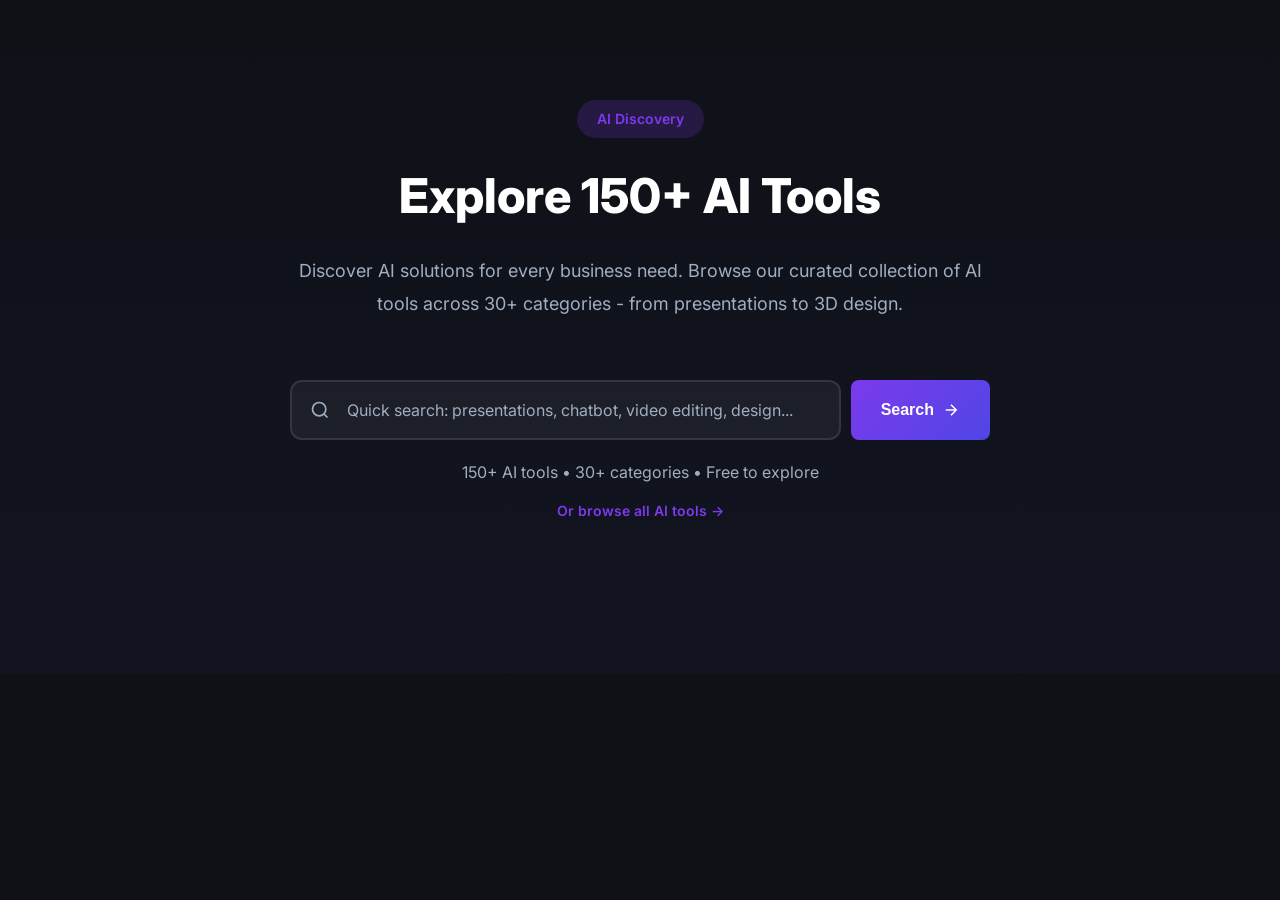
<file: ai-directory-section-clean.html>
<!DOCTYPE html>
<html lang="en">
<head>
    <meta charset="UTF-8">
    <meta name="viewport" content="width=device-width, initial-scale=1.0">
    <title>AI Directory Section - Clean Version</title>
    
    <!-- Google Fonts -->
    <link rel="preconnect" href="https://fonts.googleapis.com">
    <link rel="preconnect" href="https://fonts.gstatic.com" crossorigin>
    <link href="https://fonts.googleapis.com/css2?family=Inter:wght@300;400;500;600;700;800&display=swap" rel="stylesheet">
    
    <!-- AI Directory Section CSS -->
    <link rel="stylesheet" href="ai-directory-section.css">
</head>
<body>
    
    <!-- AI Directory Section -->
    <section class="ai-directory" id="ai-directory">
        <div class="container">
            <!-- Section Header -->
            <div class="section-header">
                <span class="section-tag">AI Discovery</span>
                <h2 class="section-title">Explore 150+ AI Tools</h2>
                <p class="section-description">
                    Discover AI solutions for every business need. Browse our curated collection 
                    of AI tools across 30+ categories - from presentations to 3D design.
                </p>
            </div>
            
            <!-- Quick Search Section -->
            <div class="ai-directory-search-container">
                <form action="search-all-ai-tools" method="GET" class="ai-directory-form">
                    <div class="ai-search-form-wrapper">
                        <!-- Search Input -->
                        <div class="ai-search-input-container">
                            <svg class="ai-search-icon" width="20" height="20" viewBox="0 0 24 24" fill="none" stroke="currentColor" stroke-width="2">
                                <circle cx="11" cy="11" r="8"></circle>
                                <path d="m21 21-4.35-4.35"></path>
                            </svg>
                            <input 
                                type="text" 
                                name="search"
                                class="ai-quick-search-input"
                                placeholder="Quick search: presentations, chatbot, video editing, design..." 
                                aria-label="Search AI tools"
                            >
                        </div>
                        
                        <!-- Search Button -->
                        <button type="submit" class="ai-search-button" aria-label="Search">
                            Search
                            <svg width="18" height="18" viewBox="0 0 24 24" fill="none" stroke="currentColor" stroke-width="2">
                                <path d="M5 12h14M12 5l7 7-7 7"/>
                            </svg>
                        </button>
                    </div>
                </form>
                
                <!-- Info Text & Browse Link -->
                <div class="ai-info-section">
                    <p class="ai-info-text">
                        150+ AI tools • 30+ categories • Free to explore
                    </p>
                    <a href="search-all-ai-tools" class="ai-browse-link">
                        Or browse all AI tools →
                    </a>
                </div>
            </div>
        </div>
    </section>
    
</body>
</html>
</file>
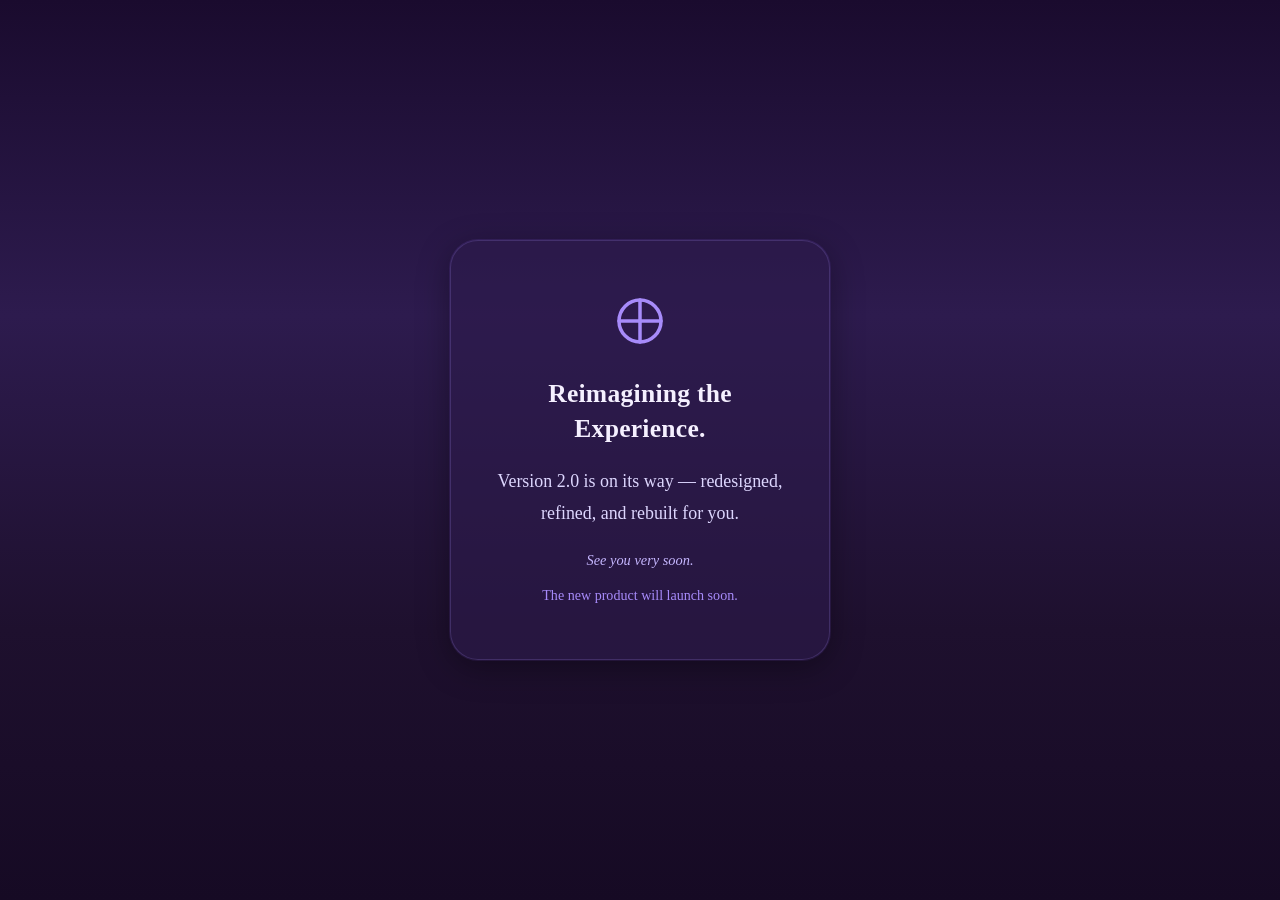
<file: mssgindex.html>
<!DOCTYPE html>
<html lang="en">
<head>
    <meta charset="UTF-8">
    <meta name="viewport" content="width=device-width, initial-scale=1.0">
    <title>Something new is on its way</title>
    <link rel="stylesheet" href="style.css">
</head>
<body>
    <div class="page">
        <div class="content">
            <div class="icon" aria-hidden="true">
                <svg viewBox="0 0 24 24" fill="none" stroke="currentColor" stroke-width="1.5">
                    <path d="M12 3v18M3 12h18" stroke-linecap="round"/>
                    <circle cx="12" cy="12" r="9"/>
                </svg>
            </div>
            <h1>Reimagining the Experience.</h1>
            <p class="poem">Version 2.0 is on its way — redesigned, refined, and rebuilt for you.</p>
            <p class="tagline">See you very soon.</p>
            <p class="product">The new product will launch soon.</p>
        </div>
    </div>
</body>
</html>
</file>
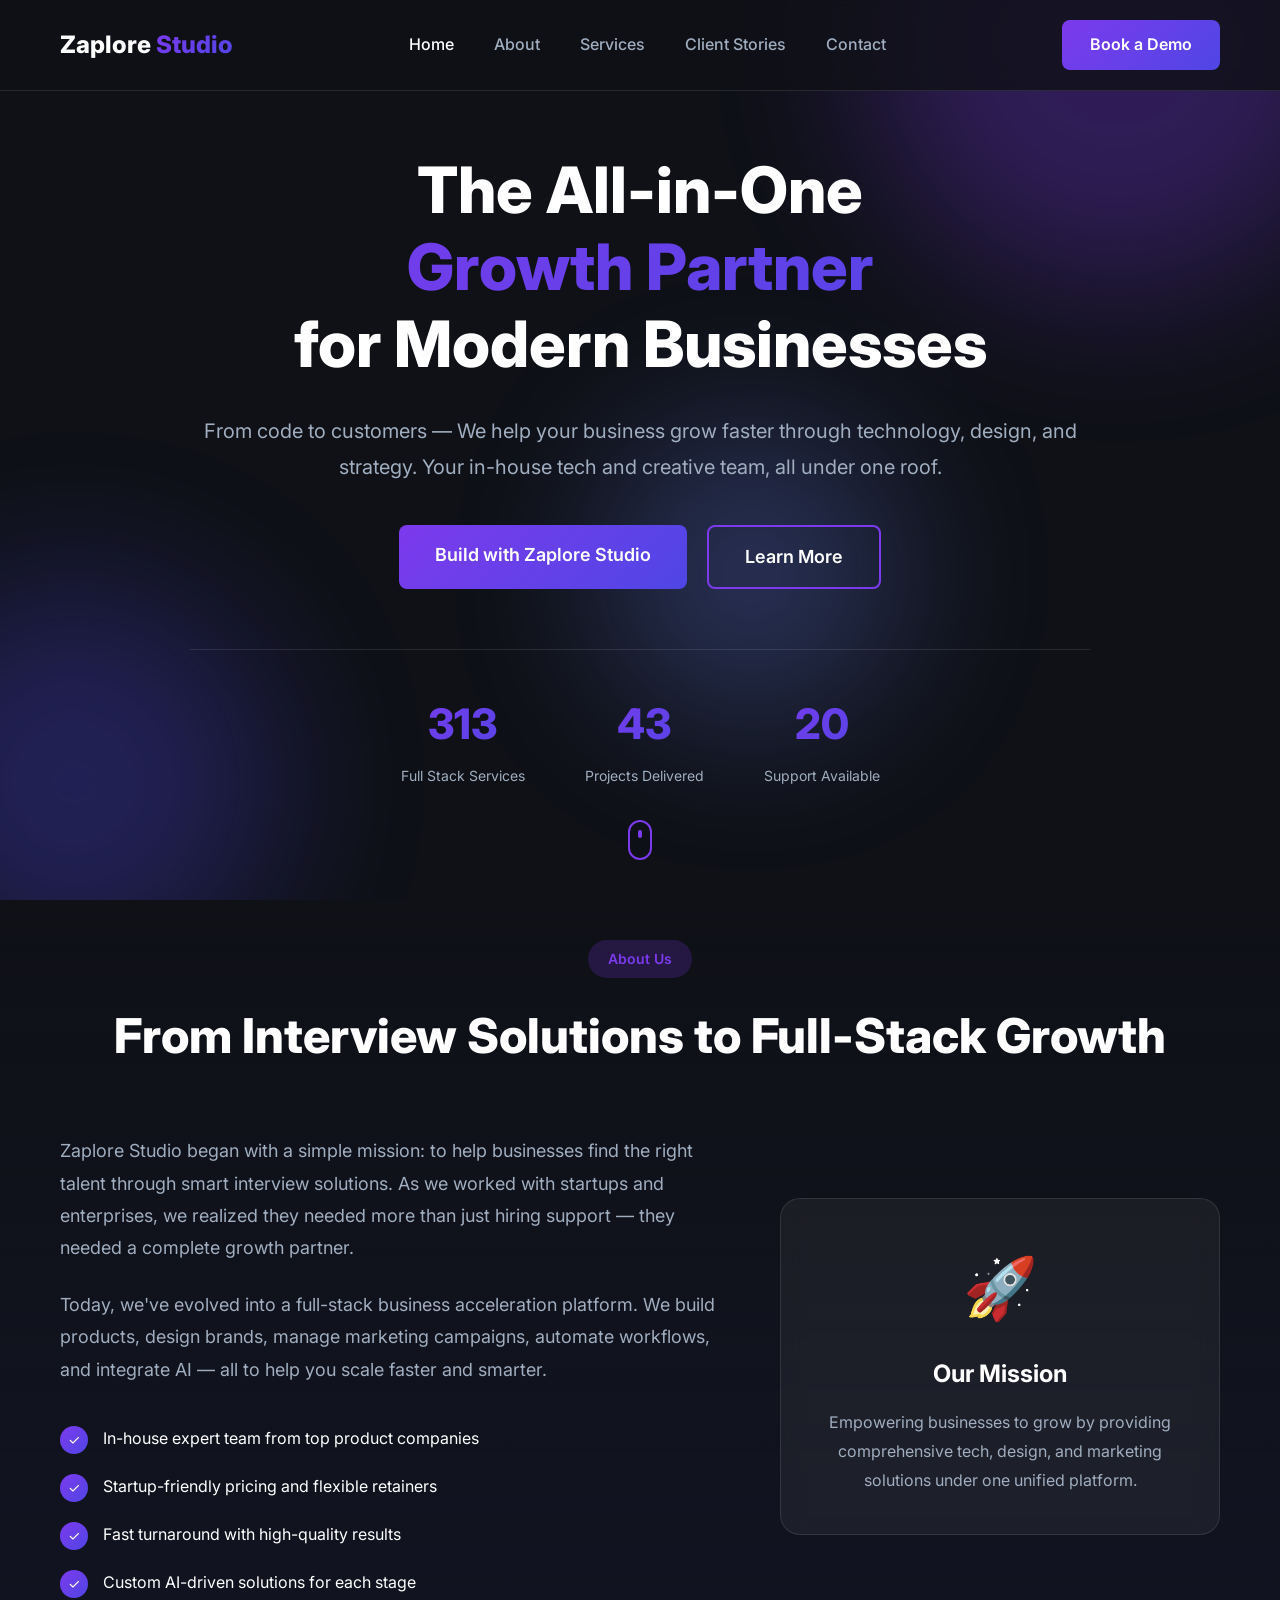
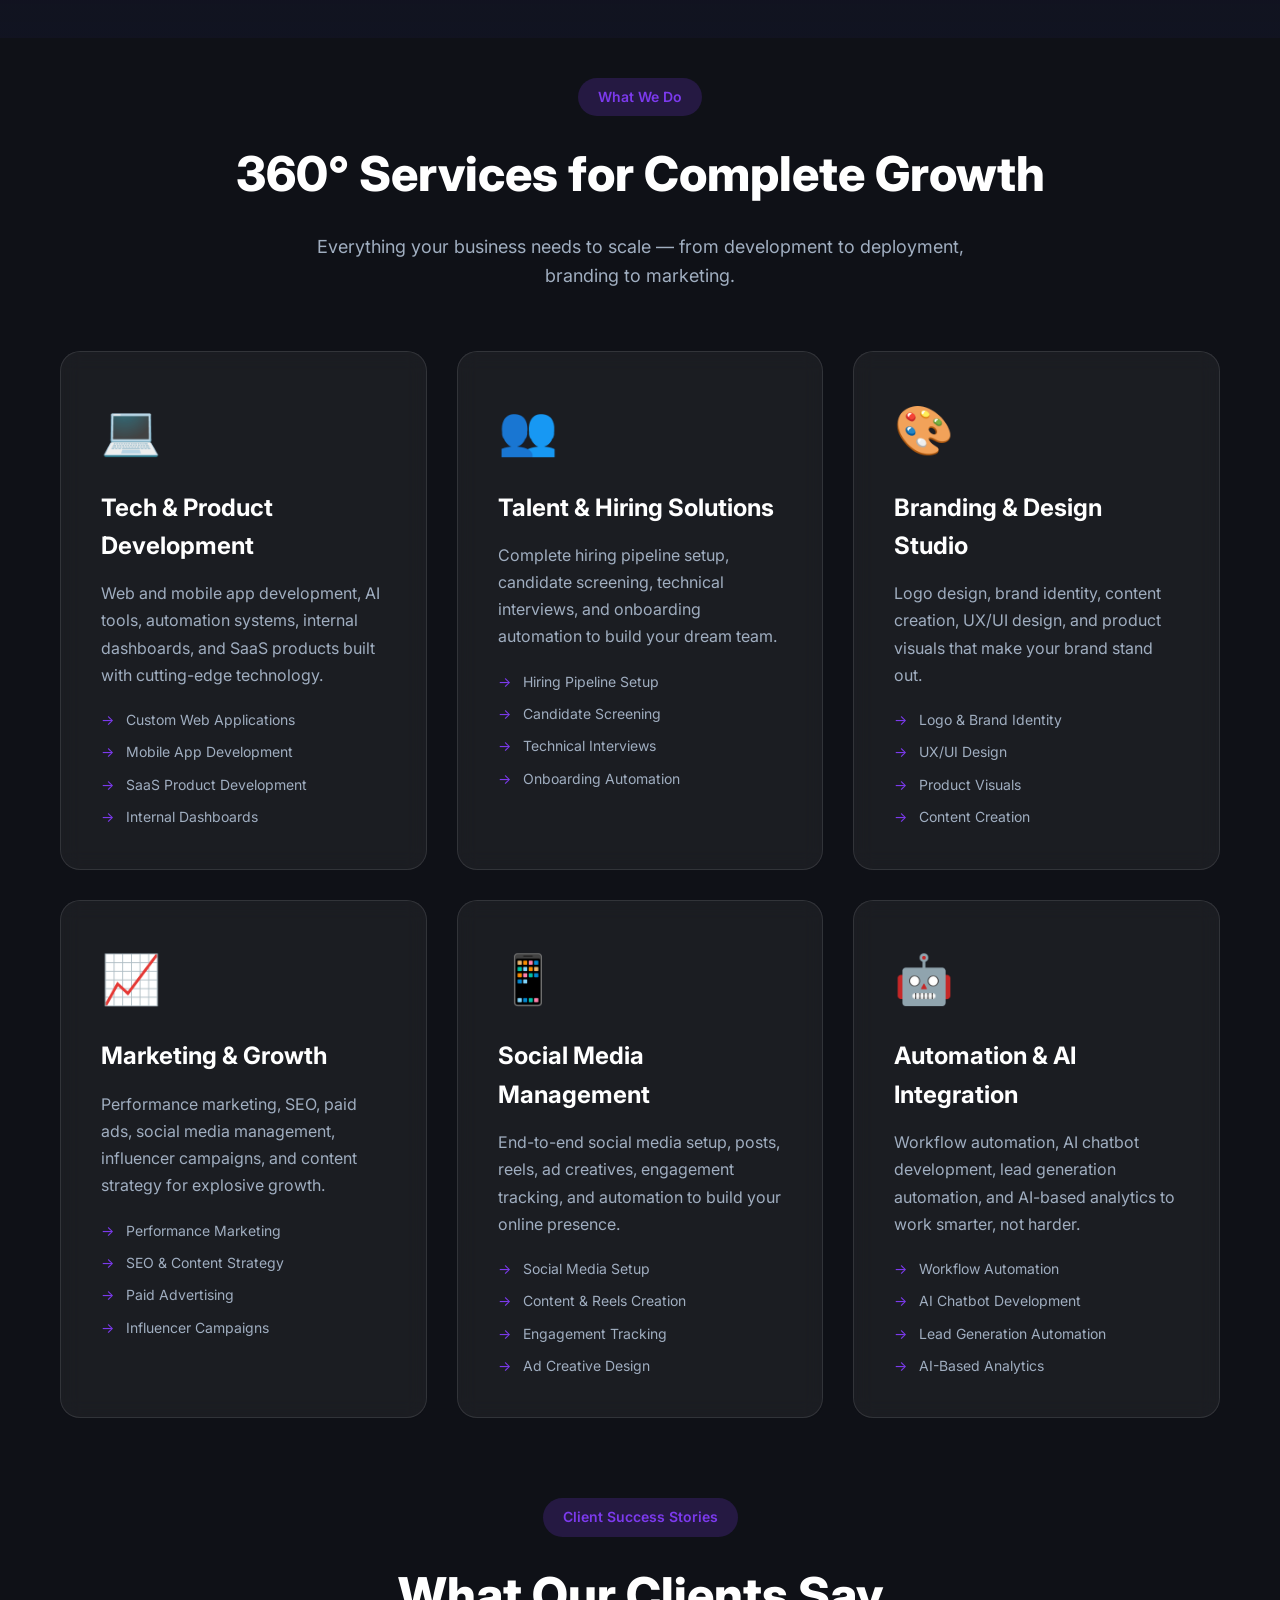
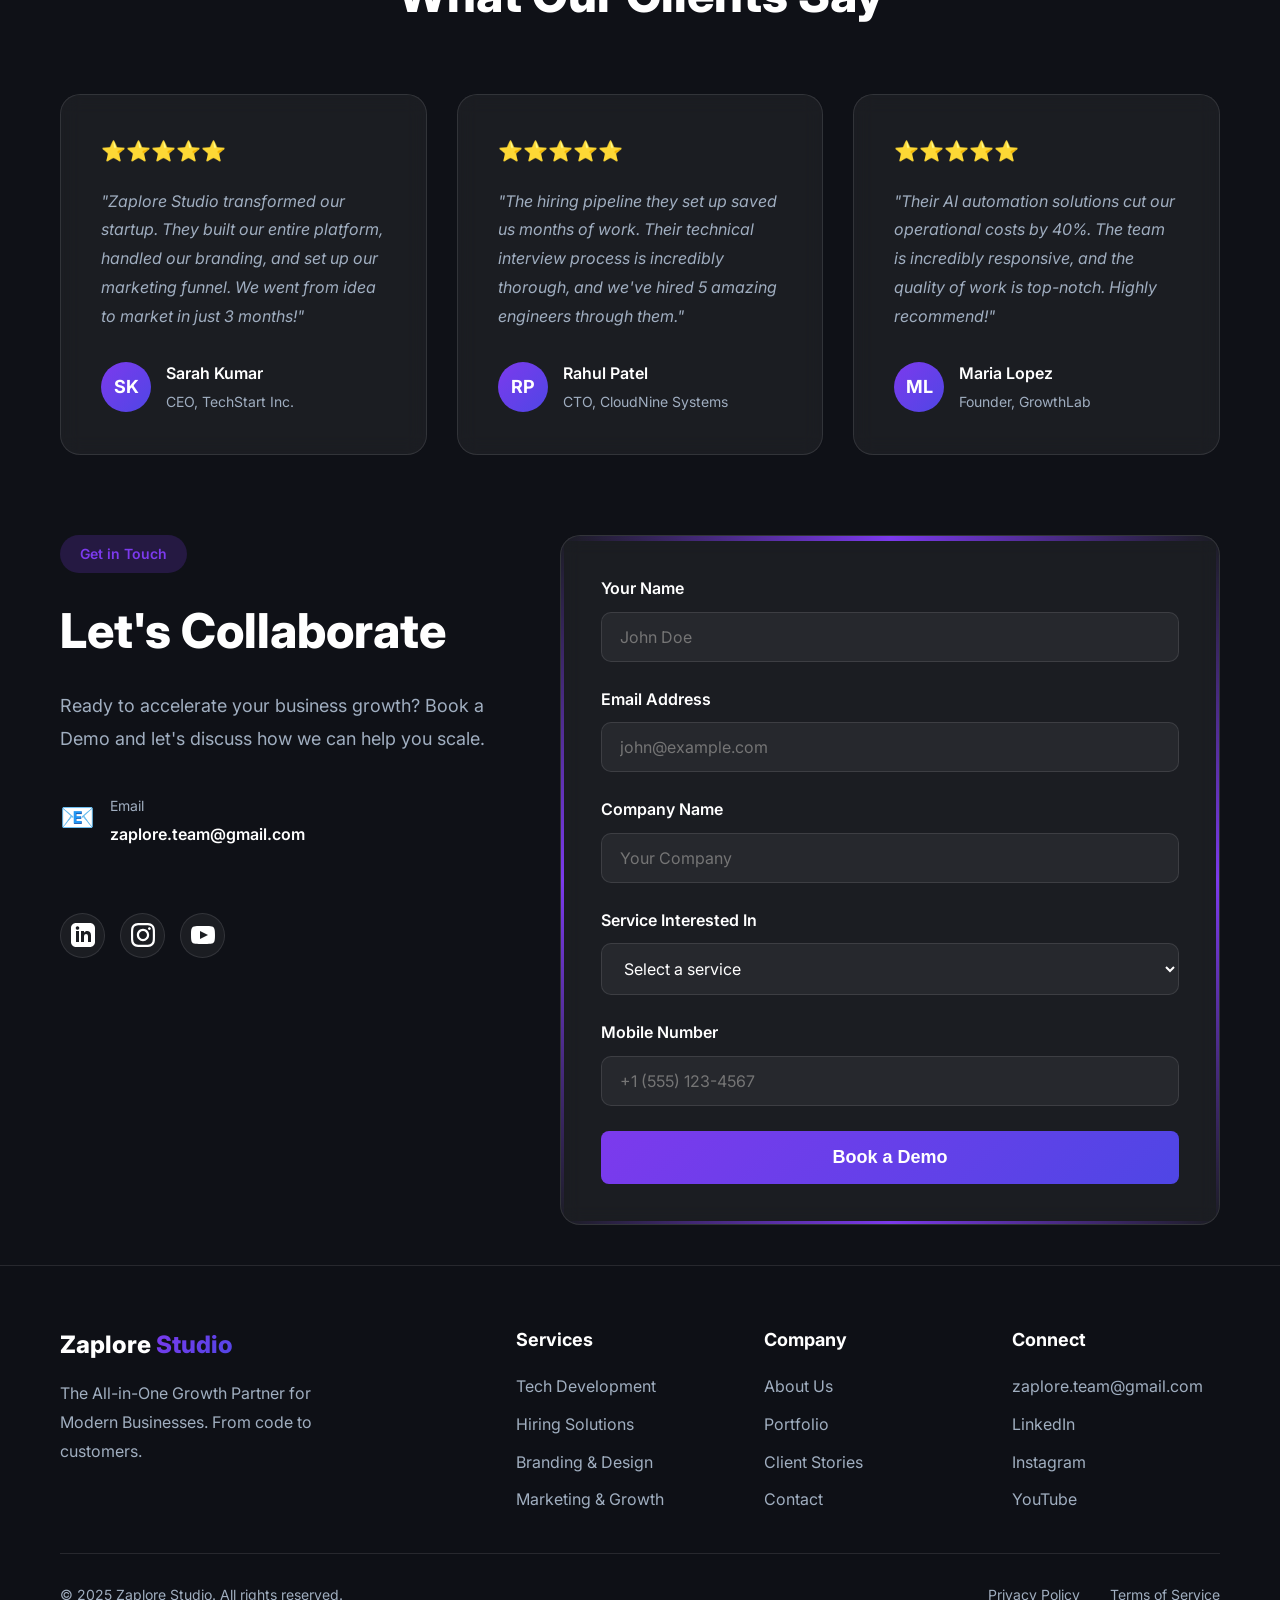
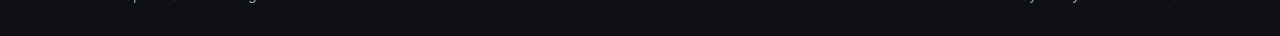
<file: oldindex.html>
<!DOCTYPE html>
<html lang="en">
<head>
    <meta charset="UTF-8">
    <meta name="viewport" content="width=device-width, initial-scale=1.0">
    <meta name="description" content="Zaplore Studio - The All-in-One Growth Partner for Modern Businesses. Tech studio, startup growth partner, app development and marketing agency, AI automation studio.">
    <meta name="keywords" content="tech studio, startup growth partner, app development and marketing agency, AI automation studio, social media and branding company">
    <meta name="author" content="Zaplore Studio">
    <meta name="robots" content="index, follow">
    
    <!-- Open Graph / Facebook -->
    <meta property="og:type" content="website">
    <meta property="og:url" content="https://zaplore.com/">
    <meta property="og:title" content="Zaplore Studio - The All-in-One Growth Partner">
    <meta property="og:description" content="From code to customers. We help your business grow through technology, design, and strategy.">
    <meta property="og:image" content="https://zaplore.com/og-image.jpg">
    
    <!-- Twitter -->
    <meta property="twitter:card" content="summary_large_image">
    <meta property="twitter:url" content="https://zaplore.com/">
    <meta property="twitter:title" content="Zaplore Studio - The All-in-One Growth Partner">
    <meta property="twitter:description" content="From code to customers. We help your business grow through technology, design, and strategy.">
    <meta property="twitter:image" content="https://zaplore.com/og-image.jpg">
    
    <!-- PWA -->
    <link rel="manifest" href="manifest.json">
    <meta name="theme-color" content="#7C3AED">
    <meta name="apple-mobile-web-app-capable" content="yes">
    <meta name="apple-mobile-web-app-status-bar-style" content="black-translucent">
    
    <title>Zaplore Studio - The All-in-One Growth Partner for Modern Businesses</title>
    <link rel="preconnect" href="https://fonts.googleapis.com">
    <link rel="preconnect" href="https://fonts.gstatic.com" crossorigin>
    <link href="https://fonts.googleapis.com/css2?family=Inter:wght@300;400;500;600;700;800&display=swap" rel="stylesheet">
    <link rel="stylesheet" href="styles.css">
</head>
<body>
    <!-- Navigation -->
    <nav class="navbar" id="navbar">
        <div class="container">
            <div class="nav-content">
                <div class="logo">
                    <span class="logo-text">Zaplore</span>
                    <span class="logo-studio">Studio</span>
                </div>
                <ul class="nav-links" id="navLinks">
                    <li><a href="#home" class="nav-link">Home</a></li>
                    <li><a href="#about" class="nav-link">About</a></li>
                    <li><a href="#services" class="nav-link">Services</a></li>
            
                    <li><a href="#testimonials" class="nav-link">Client Stories</a></li>
                    <li><a href="#contact" class="nav-link">Contact</a></li>
                </ul>
                <a href="#contact" class="btn-primary">Book a Demo</a>
                <button class="mobile-menu-btn" id="mobileMenuBtn">
                    <span></span>
                    <span></span>
                    <span></span>
                </button>
            </div>
        </div>
    </nav>

    <!-- Hero Section -->
    <section class="hero" id="home">
        <div class="hero-background">
            <div class="gradient-orb orb-1"></div>
            <div class="gradient-orb orb-2"></div>
            <div class="gradient-orb orb-3"></div>
        </div>
        <div class="container">
            <div class="hero-content">
                <h1 class="hero-title">
                    <span class="title-line">The All-in-One</span>
                    <span class="title-line gradient-text">Growth Partner</span>
                    <span class="title-line">for Modern Businesses</span>
                </h1>
                <p class="hero-subtitle">
                    From code to customers — We help your business grow faster through technology, design, and strategy. Your in-house tech and creative team, all under one roof.
                </p>
                <div class="hero-cta">
                    <a href="#contact" class="btn-primary btn-large">Build with Zaplore Studio</a>
                    <a href="#about" class="btn-secondary btn-large">Learn More</a>
                </div>
                <div class="hero-stats">
                    <div class="stat-item">
                        <div class="stat-number">360°</div>
                        <div class="stat-label">Full Stack Services</div>
                    </div>
                    <div class="stat-item">
                        <div class="stat-number">50+</div>
                        <div class="stat-label">Projects Delivered</div>
                    </div>
                    <div class="stat-item">
                        <div class="stat-number">24/7</div>
                        <div class="stat-label">Support Available</div>
                    </div>
                </div>
            </div>
        </div>
        <div class="scroll-indicator">
            <div class="mouse"></div>
        </div>
    </section>

    <!-- About Section -->
    <section class="about" id="about">
        <div class="container">
            <div class="section-header">
                <span class="section-tag">About Us</span>
                <h2 class="section-title">From Interview Solutions to Full-Stack Growth</h2>
            </div>
            <div class="about-content">
                <div class="about-text">
                    <p class="about-paragraph">
                        Zaplore Studio began with a simple mission: to help businesses find the right talent through smart interview solutions. As we worked with startups and enterprises, we realized they needed more than just hiring support — they needed a complete growth partner.
                    </p>
                    <p class="about-paragraph">
                        Today, we've evolved into a full-stack business acceleration platform. We build products, design brands, manage marketing campaigns, automate workflows, and integrate AI — all to help you scale faster and smarter.
                    </p>
                    <div class="about-features">
                        <div class="feature-item">
                            <div class="feature-icon">✓</div>
                            <div class="feature-text">In-house expert team from top product companies</div>
                        </div>
                        <div class="feature-item">
                            <div class="feature-icon">✓</div>
                            <div class="feature-text">Startup-friendly pricing and flexible retainers</div>
                        </div>
                        <div class="feature-item">
                            <div class="feature-icon">✓</div>
                            <div class="feature-text">Fast turnaround with high-quality results</div>
                        </div>
                        <div class="feature-item">
                            <div class="feature-icon">✓</div>
                            <div class="feature-text">Custom AI-driven solutions for each stage</div>
                        </div>
                    </div>
                </div>
                <div class="about-visual">
                    <div class="glass-card">
                        <div class="card-icon">🚀</div>
                        <h3>Our Mission</h3>
                        <p>Empowering businesses to grow by providing comprehensive tech, design, and marketing solutions under one unified platform.</p>
                    </div>
                </div>
            </div>
        </div>
    </section>

    <!-- Services Section -->
    <section class="services" id="services">
        <div class="container">
            <div class="section-header">
                <span class="section-tag">What We Do</span>
                <h2 class="section-title">360° Services for Complete Growth</h2>
                <p class="section-description">Everything your business needs to scale — from development to deployment, branding to marketing.</p>
            </div>
            <div class="services-grid">
                <div class="service-card">
                    <div class="service-icon">💻</div>
                    <h3 class="service-title">Tech & Product Development</h3>
                    <p class="service-description">
                        Web and mobile app development, AI tools, automation systems, internal dashboards, and SaaS products built with cutting-edge technology.
                    </p>
                    <ul class="service-features">
                        <li>Custom Web Applications</li>
                        <li>Mobile App Development</li>
                        <li>SaaS Product Development</li>
                        <li>Internal Dashboards</li>
                    </ul>
                </div>

                <div class="service-card">
                    <div class="service-icon">👥</div>
                    <h3 class="service-title">Talent & Hiring Solutions</h3>
                    <p class="service-description">
                        Complete hiring pipeline setup, candidate screening, technical interviews, and onboarding automation to build your dream team.
                    </p>
                    <ul class="service-features">
                        <li>Hiring Pipeline Setup</li>
                        <li>Candidate Screening</li>
                        <li>Technical Interviews</li>
                        <li>Onboarding Automation</li>
                    </ul>
                </div>

                <div class="service-card">
                    <div class="service-icon">🎨</div>
                    <h3 class="service-title">Branding & Design Studio</h3>
                    <p class="service-description">
                        Logo design, brand identity, content creation, UX/UI design, and product visuals that make your brand stand out.
                    </p>
                    <ul class="service-features">
                        <li>Logo & Brand Identity</li>
                        <li>UX/UI Design</li>
                        <li>Product Visuals</li>
                        <li>Content Creation</li>
                    </ul>
                </div>

                <div class="service-card">
                    <div class="service-icon">📈</div>
                    <h3 class="service-title">Marketing & Growth</h3>
                    <p class="service-description">
                        Performance marketing, SEO, paid ads, social media management, influencer campaigns, and content strategy for explosive growth.
                    </p>
                    <ul class="service-features">
                        <li>Performance Marketing</li>
                        <li>SEO & Content Strategy</li>
                        <li>Paid Advertising</li>
                        <li>Influencer Campaigns</li>
                    </ul>
                </div>

                <div class="service-card">
                    <div class="service-icon">📱</div>
                    <h3 class="service-title">Social Media Management</h3>
                    <p class="service-description">
                        End-to-end social media setup, posts, reels, ad creatives, engagement tracking, and automation to build your online presence.
                    </p>
                    <ul class="service-features">
                        <li>Social Media Setup</li>
                        <li>Content & Reels Creation</li>
                        <li>Engagement Tracking</li>
                        <li>Ad Creative Design</li>
                    </ul>
                </div>

                <div class="service-card">
                    <div class="service-icon">🤖</div>
                    <h3 class="service-title">Automation & AI Integration</h3>
                    <p class="service-description">
                        Workflow automation, AI chatbot development, lead generation automation, and AI-based analytics to work smarter, not harder.
                    </p>
                    <ul class="service-features">
                        <li>Workflow Automation</li>
                        <li>AI Chatbot Development</li>
                        <li>Lead Generation Automation</li>
                        <li>AI-Based Analytics</li>
                    </ul>
                </div>
            </div>
        </div>
    </section>

    <!-- Portfolio Section -->
   
    <!-- Testimonials Section -->
    <section class="testimonials" id="testimonials">
        <div class="container">
            <div class="section-header">
                <span class="section-tag">Client Success Stories</span>
                <h2 class="section-title">What Our Clients Say</h2>
            </div>
            <div class="testimonials-grid">
                <div class="testimonial-card">
                    <div class="testimonial-rating">⭐⭐⭐⭐⭐</div>
                    <p class="testimonial-text">
                        "Zaplore Studio transformed our startup. They built our entire platform, handled our branding, and set up our marketing funnel. We went from idea to market in just 3 months!"
                    </p>
                    <div class="testimonial-author">
                        <div class="author-avatar">SK</div>
                        <div class="author-info">
                            <div class="author-name">Sarah Kumar</div>
                            <div class="author-role">CEO, TechStart Inc.</div>
                        </div>
                    </div>
                </div>

                <div class="testimonial-card">
                    <div class="testimonial-rating">⭐⭐⭐⭐⭐</div>
                    <p class="testimonial-text">
                        "The hiring pipeline they set up saved us months of work. Their technical interview process is incredibly thorough, and we've hired 5 amazing engineers through them."
                    </p>
                    <div class="testimonial-author">
                        <div class="author-avatar">RP</div>
                        <div class="author-info">
                            <div class="author-name">Rahul Patel</div>
                            <div class="author-role">CTO, CloudNine Systems</div>
                        </div>
                    </div>
                </div>

                <div class="testimonial-card">
                    <div class="testimonial-rating">⭐⭐⭐⭐⭐</div>
                    <p class="testimonial-text">
                        "Their AI automation solutions cut our operational costs by 40%. The team is incredibly responsive, and the quality of work is top-notch. Highly recommend!"
                    </p>
                    <div class="testimonial-author">
                        <div class="author-avatar">ML</div>
                        <div class="author-info">
                            <div class="author-name">Maria Lopez</div>
                            <div class="author-role">Founder, GrowthLab</div>
                        </div>
                    </div>
                </div>
            </div>
        </div>
    </section>

    <!-- Contact Section -->
    <section class="contact" id="contact">
        <div class="container">
            <div class="contact-wrapper">
                <div class="contact-info">
                    <span class="section-tag">Get in Touch</span>
                    <h2 class="section-title">Let's Collaborate</h2>
                    <p class="contact-description">
                        Ready to accelerate your business growth? Book a Demo and let's discuss how we can help you scale.
                    </p>
                    <div class="contact-details">
                        <div class="contact-item">
                            <div class="contact-icon">📧</div>
                            <div class="contact-text">
                                <div class="contact-label">Email</div>
                                <a href="mailto:zaplore.team@gmail.com">zaplore.team@gmail.com</a>
                            </div>
                        </div>
                        <div class="contact-item">
                            <div class="contact-icon"></div>
                            <div class="contact-text">
                                
                                
                            </div>
                        </div>
                    </div>
                    <div class="social-links">
                        <a href="https://linkedin.com" target="_blank" class="social-link" aria-label="LinkedIn">
                            <svg width="24" height="24" viewBox="0 0 24 24" fill="currentColor">
                                <path d="M19 0h-14c-2.761 0-5 2.239-5 5v14c0 2.761 2.239 5 5 5h14c2.762 0 5-2.239 5-5v-14c0-2.761-2.238-5-5-5zm-11 19h-3v-11h3v11zm-1.5-12.268c-.966 0-1.75-.79-1.75-1.764s.784-1.764 1.75-1.764 1.75.79 1.75 1.764-.783 1.764-1.75 1.764zm13.5 12.268h-3v-5.604c0-3.368-4-3.113-4 0v5.604h-3v-11h3v1.765c1.396-2.586 7-2.777 7 2.476v6.759z"/>
                            </svg>
                        </a>
                        <a href="https://instagram.com" target="_blank" class="social-link" aria-label="Instagram">
                            <svg width="24" height="24" viewBox="0 0 24 24" fill="currentColor">
                                <path d="M12 2.163c3.204 0 3.584.012 4.85.07 3.252.148 4.771 1.691 4.919 4.919.058 1.265.069 1.645.069 4.849 0 3.205-.012 3.584-.069 4.849-.149 3.225-1.664 4.771-4.919 4.919-1.266.058-1.644.07-4.85.07-3.204 0-3.584-.012-4.849-.07-3.26-.149-4.771-1.699-4.919-4.92-.058-1.265-.07-1.644-.07-4.849 0-3.204.013-3.583.07-4.849.149-3.227 1.664-4.771 4.919-4.919 1.266-.057 1.645-.069 4.849-.069zm0-2.163c-3.259 0-3.667.014-4.947.072-4.358.2-6.78 2.618-6.98 6.98-.059 1.281-.073 1.689-.073 4.948 0 3.259.014 3.668.072 4.948.2 4.358 2.618 6.78 6.98 6.98 1.281.058 1.689.072 4.948.072 3.259 0 3.668-.014 4.948-.072 4.354-.2 6.782-2.618 6.979-6.98.059-1.28.073-1.689.073-4.948 0-3.259-.014-3.667-.072-4.947-.196-4.354-2.617-6.78-6.979-6.98-1.281-.059-1.69-.073-4.949-.073zm0 5.838c-3.403 0-6.162 2.759-6.162 6.162s2.759 6.163 6.162 6.163 6.162-2.759 6.162-6.163c0-3.403-2.759-6.162-6.162-6.162zm0 10.162c-2.209 0-4-1.79-4-4 0-2.209 1.791-4 4-4s4 1.791 4 4c0 2.21-1.791 4-4 4zm6.406-11.845c-.796 0-1.441.645-1.441 1.44s.645 1.44 1.441 1.44c.795 0 1.439-.645 1.439-1.44s-.644-1.44-1.439-1.44z"/>
                            </svg>
                        </a>
                        <a href="https://youtube.com" target="_blank" class="social-link" aria-label="YouTube">
                            <svg width="24" height="24" viewBox="0 0 24 24" fill="currentColor">
                                <path d="M19.615 3.184c-3.604-.246-11.631-.245-15.23 0-3.897.266-4.356 2.62-4.385 8.816.029 6.185.484 8.549 4.385 8.816 3.6.245 11.626.246 15.23 0 3.897-.266 4.356-2.62 4.385-8.816-.029-6.185-.484-8.549-4.385-8.816zm-10.615 12.816v-8l8 3.993-8 4.007z"/>
                            </svg>
                        </a>
                    </div>
                </div>
                <form class="contact-form" id="contactForm">
                    <span class="form-border-line form-border-top"></span>
                    <span class="form-border-line form-border-right"></span>
                    <span class="form-border-line form-border-bottom"></span>
                    <span class="form-border-line form-border-left"></span>
                    <div class="form-group">
                        <label for="name">Your Name</label>
                        <input type="text" id="name" name="name" required placeholder="John Doe">
                    </div>
                    <div class="form-group">
                        <label for="email">Email Address</label>
                        <input type="email" id="email" name="email" required placeholder="john@example.com">
                    </div>
                    <div class="form-group">
                        <label for="company">Company Name</label>
                        <input type="text" id="company" name="company" placeholder="Your Company">
                    </div>
                    <div class="form-group">
                        <label for="service">Service Interested In</label>
                        <select id="service" name="service" required>
                            <option value="">Select a service</option>
                            <option value="tech">Tech & Product Development</option>
                            <option value="hiring">Talent & Hiring Solutions</option>
                            <option value="branding">Branding & Design Studio</option>
                            <option value="marketing">Marketing & Growth</option>
                            <option value="social">Social Media Management</option>
                            <option value="automation">Automation & AI Integration</option>
                        </select>
                    </div>
                    <div class="form-group">
                        <label for="mobile">Mobile Number</label>
                        <input type="tel" id="mobile" name="mobile" required placeholder="+1 (555) 123-4567">
                    </div>
                    <button type="submit" class="btn-primary btn-large btn-full">Book a Demo</button>
                </form>
            </div>
        </div>
    </section>

    <!-- Footer -->
    <footer class="footer">
        <div class="container">
            <div class="footer-content">
                <div class="footer-column">
                    <div class="footer-logo">
                        <span class="logo-text">Zaplore</span>
                        <span class="logo-studio">Studio</span>
                    </div>
                    <p class="footer-description">
                        The All-in-One Growth Partner for Modern Businesses. From code to customers.
                    </p>
                </div>
                <div class="footer-column">
                    <h4>Services</h4>
                    <ul class="footer-links">
                        <li><a href="#services">Tech Development</a></li>
                        <li><a href="#services">Hiring Solutions</a></li>
                        <li><a href="#services">Branding & Design</a></li>
                        <li><a href="#services">Marketing & Growth</a></li>
                    </ul>
                </div>
                <div class="footer-column">
                    <h4>Company</h4>
                    <ul class="footer-links">
                        <li><a href="#about">About Us</a></li>
                        <li><a href="#portfolio">Portfolio</a></li>
                        <li><a href="#testimonials">Client Stories</a></li>
                        <li><a href="#contact">Contact</a></li>
                    </ul>
                </div>
                <div class="footer-column">
                    <h4>Connect</h4>
                    <ul class="footer-links">
                        <li><a href="mailto:zaplore.team@gmail.com">zaplore.team@gmail.com</a></li>
                        <li><a href="https://linkedin.com" target="_blank">LinkedIn</a></li>
                        <li><a href="https://instagram.com" target="_blank">Instagram</a></li>
                        <li><a href="https://youtube.com" target="_blank">YouTube</a></li>
                    </ul>
                </div>
            </div>
            <div class="footer-bottom">
                <p>&copy; 2025 Zaplore Studio. All rights reserved.</p>
                <div class="footer-bottom-links">
                    <a href="#">Privacy Policy</a>
                    <a href="#">Terms of Service</a>
                </div>
            </div>
        </div>
    </footer>

    <script src="script.js"></script>
</body>
</html>
</file>
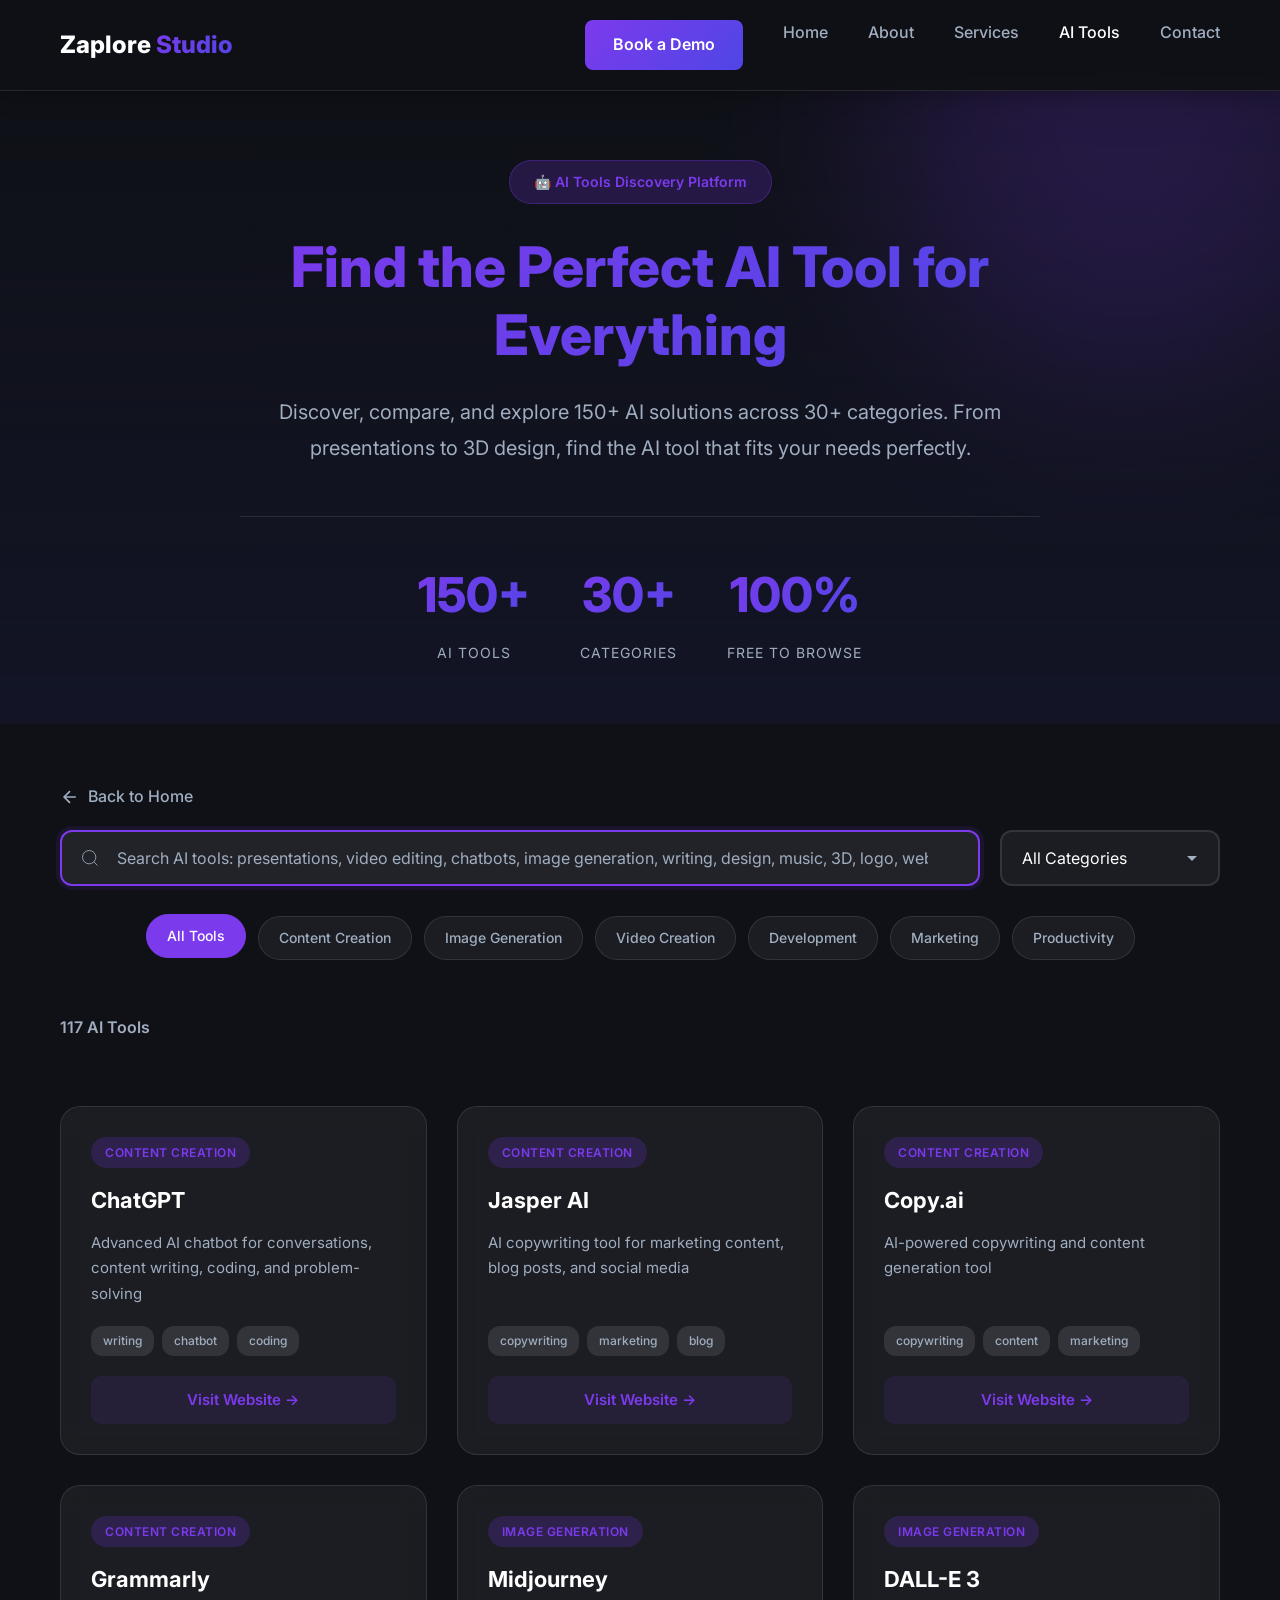
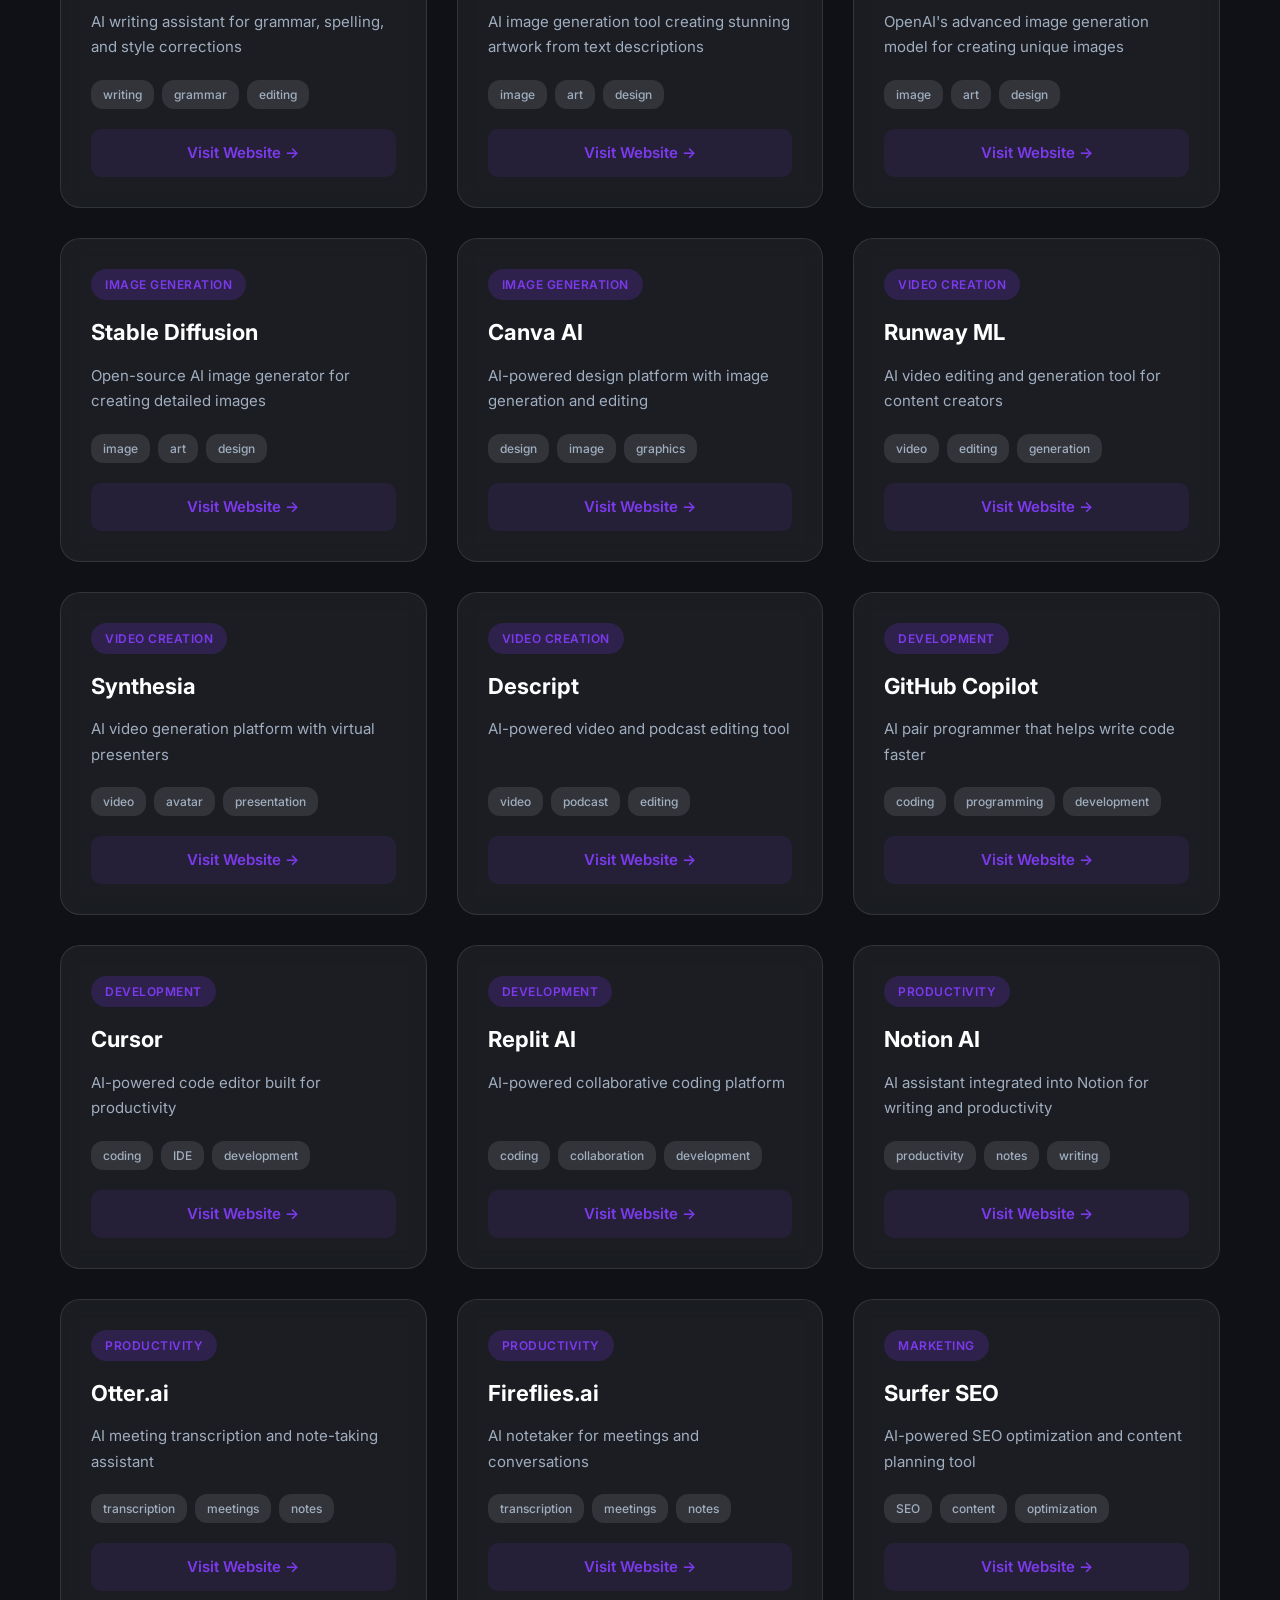
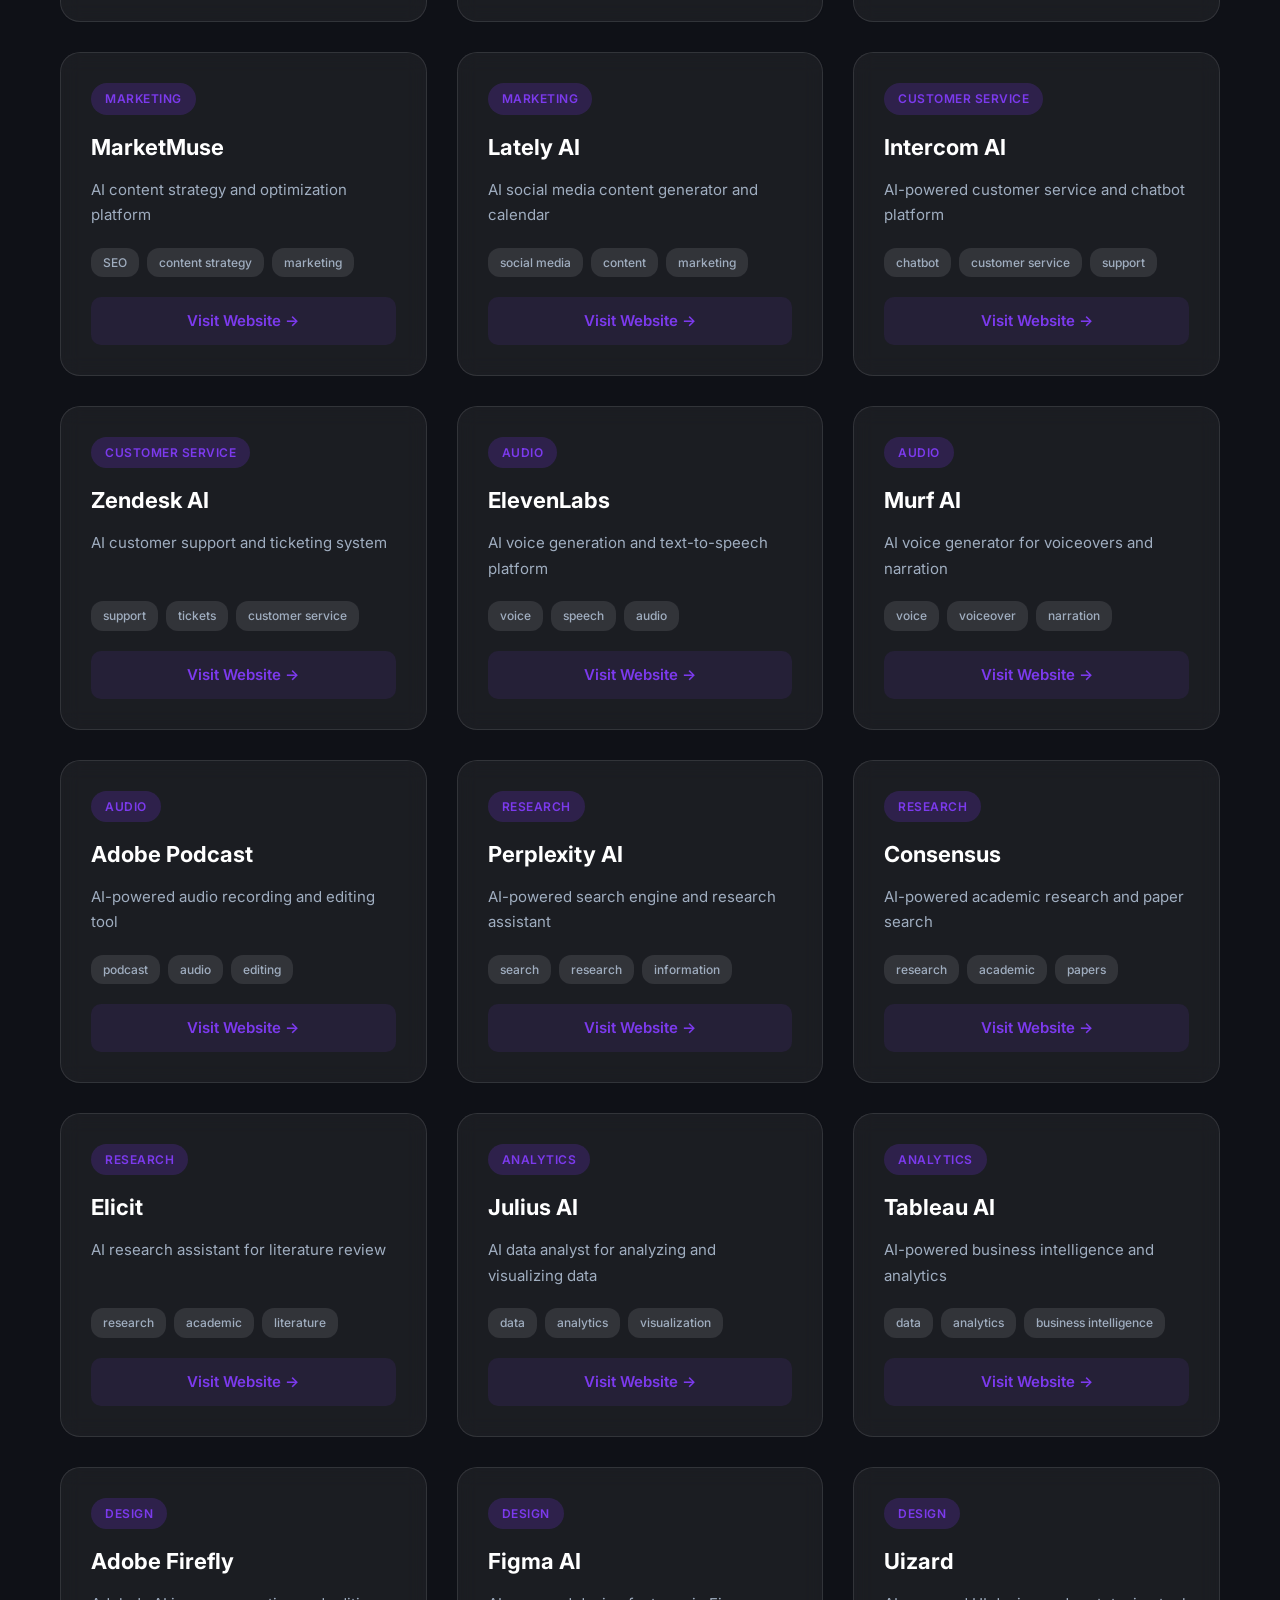
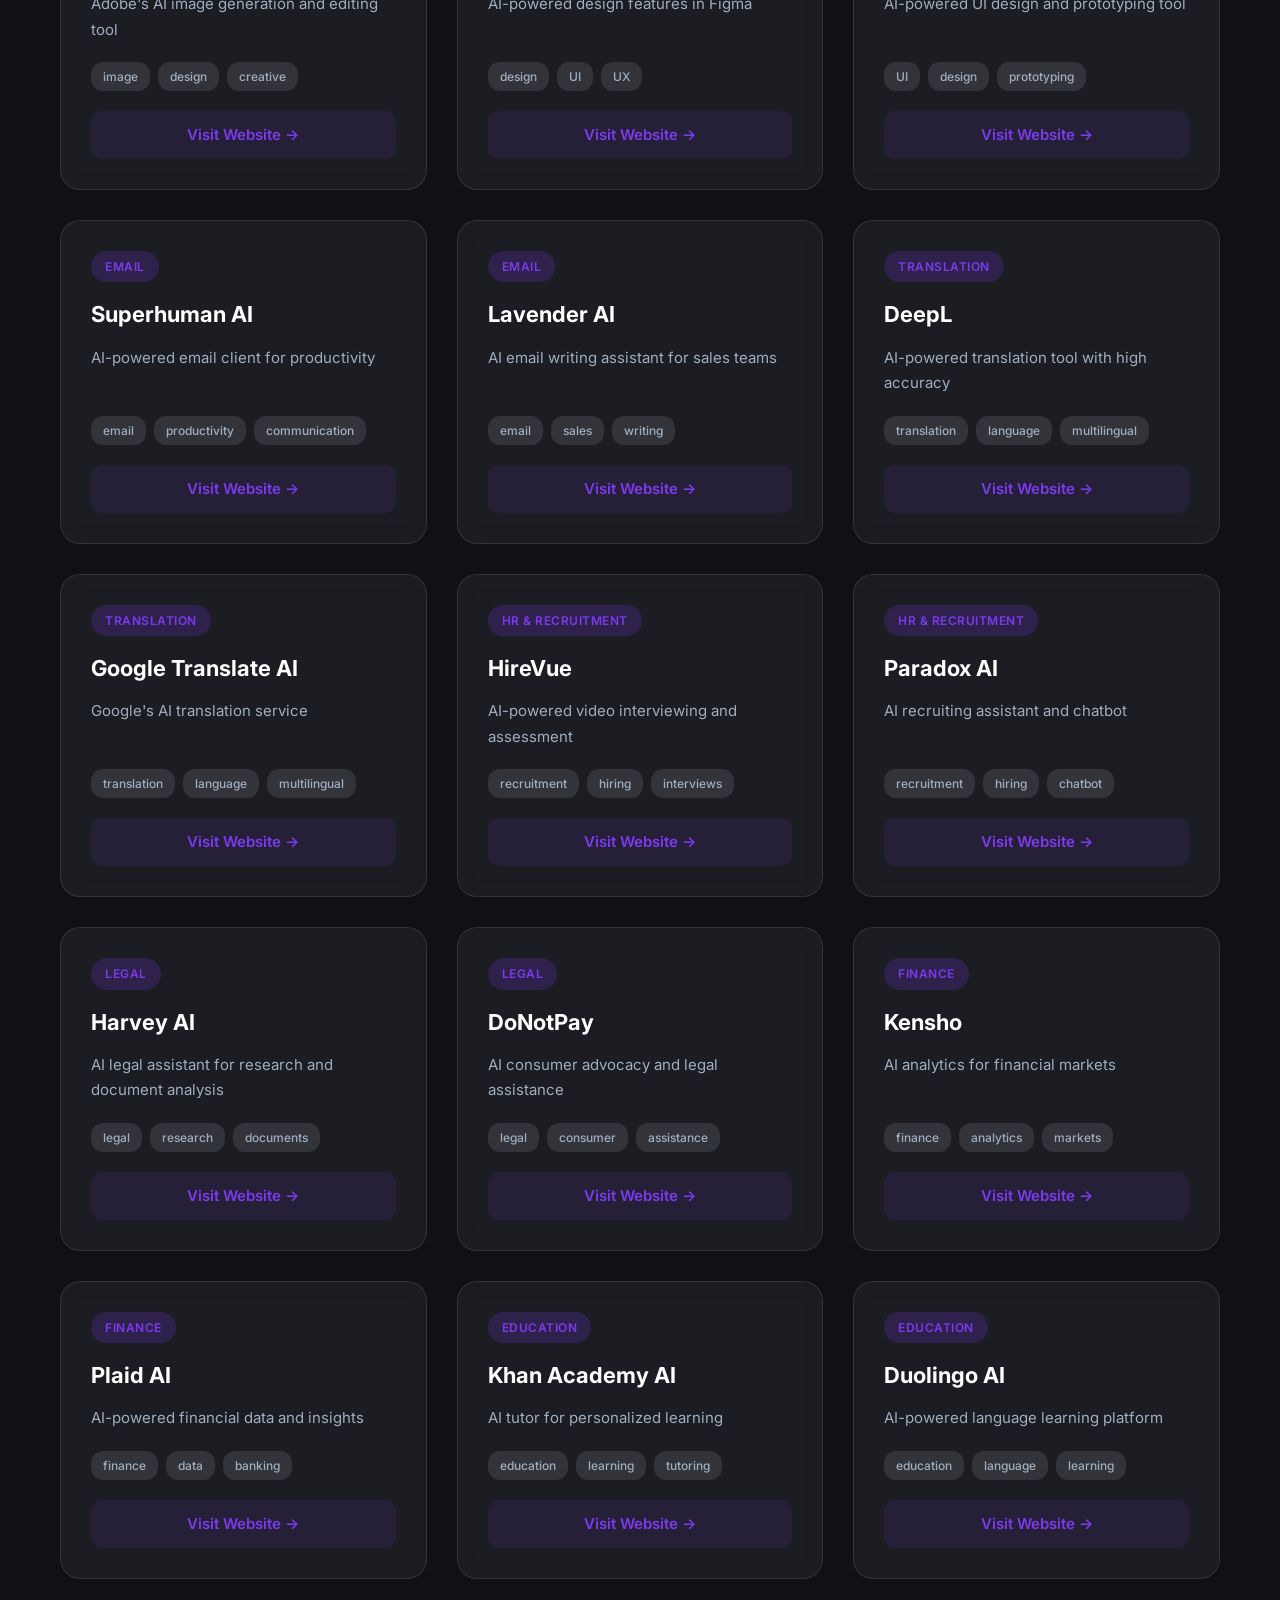
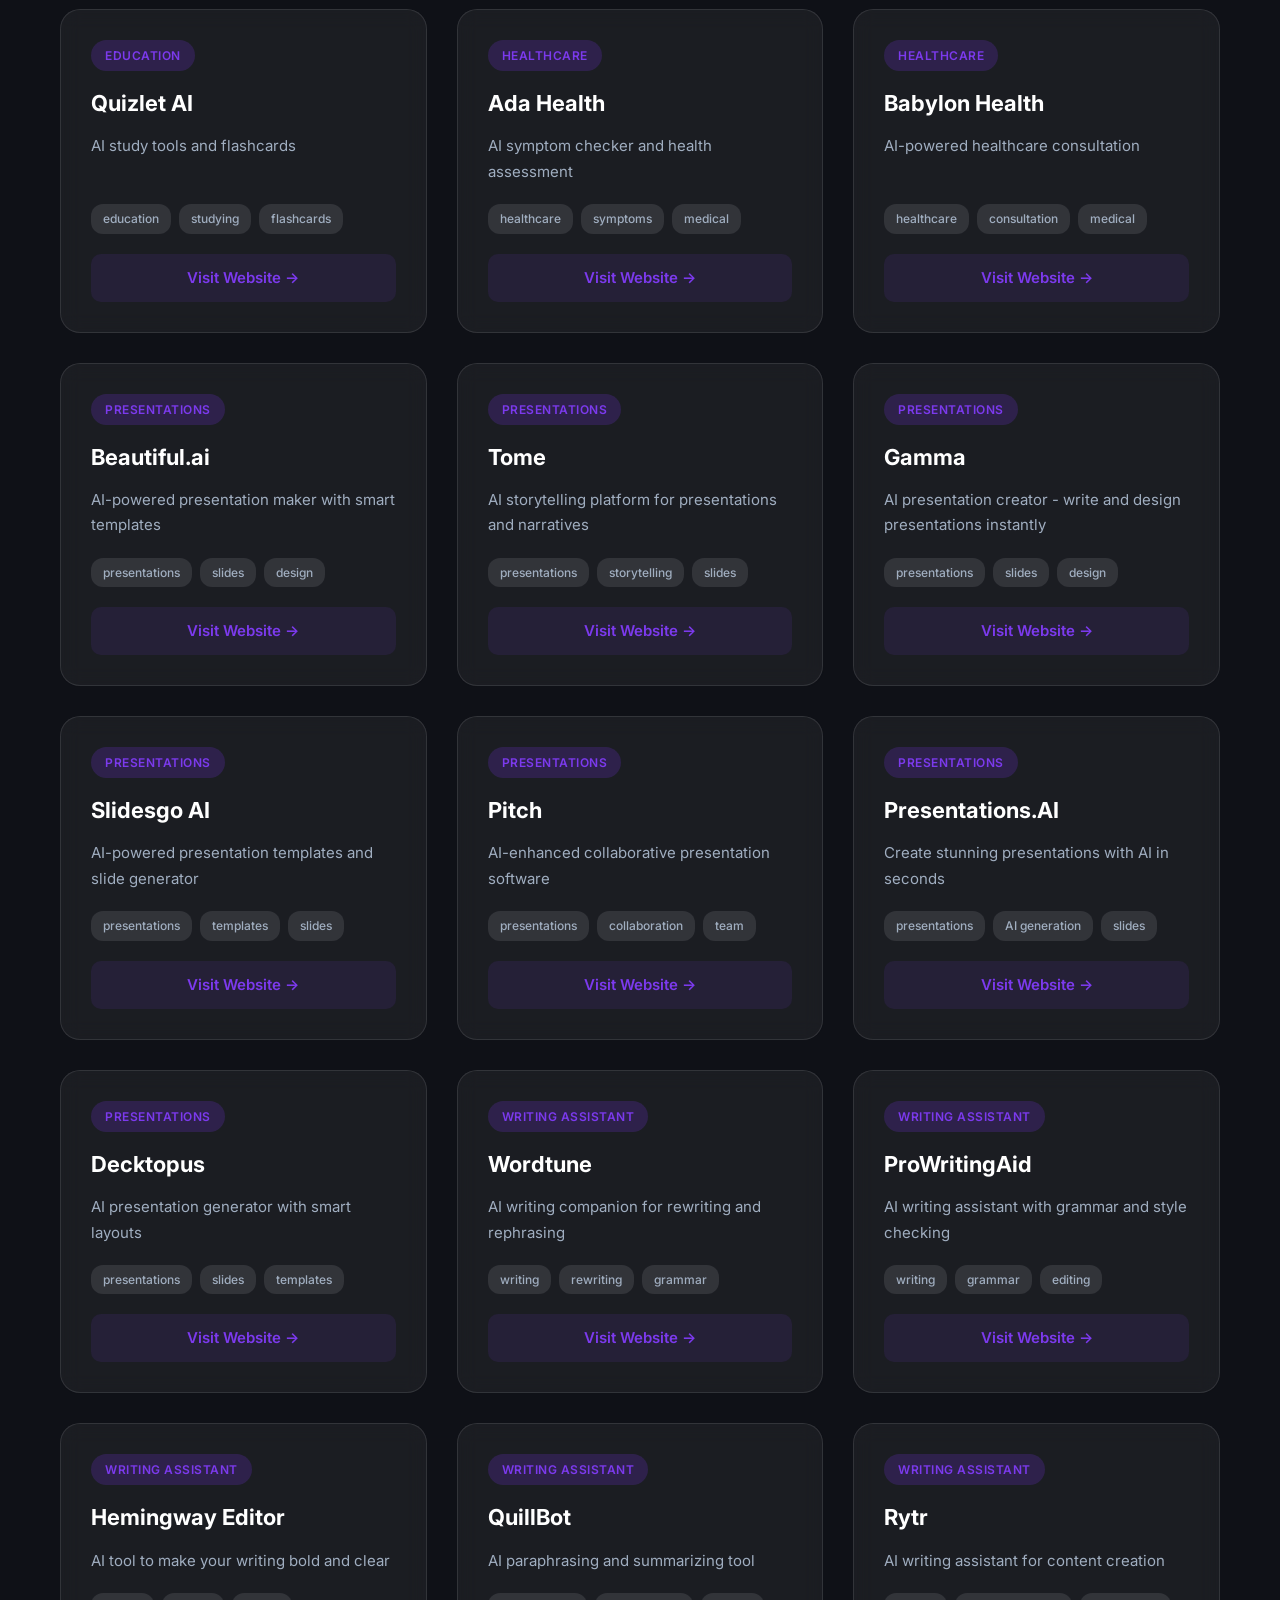
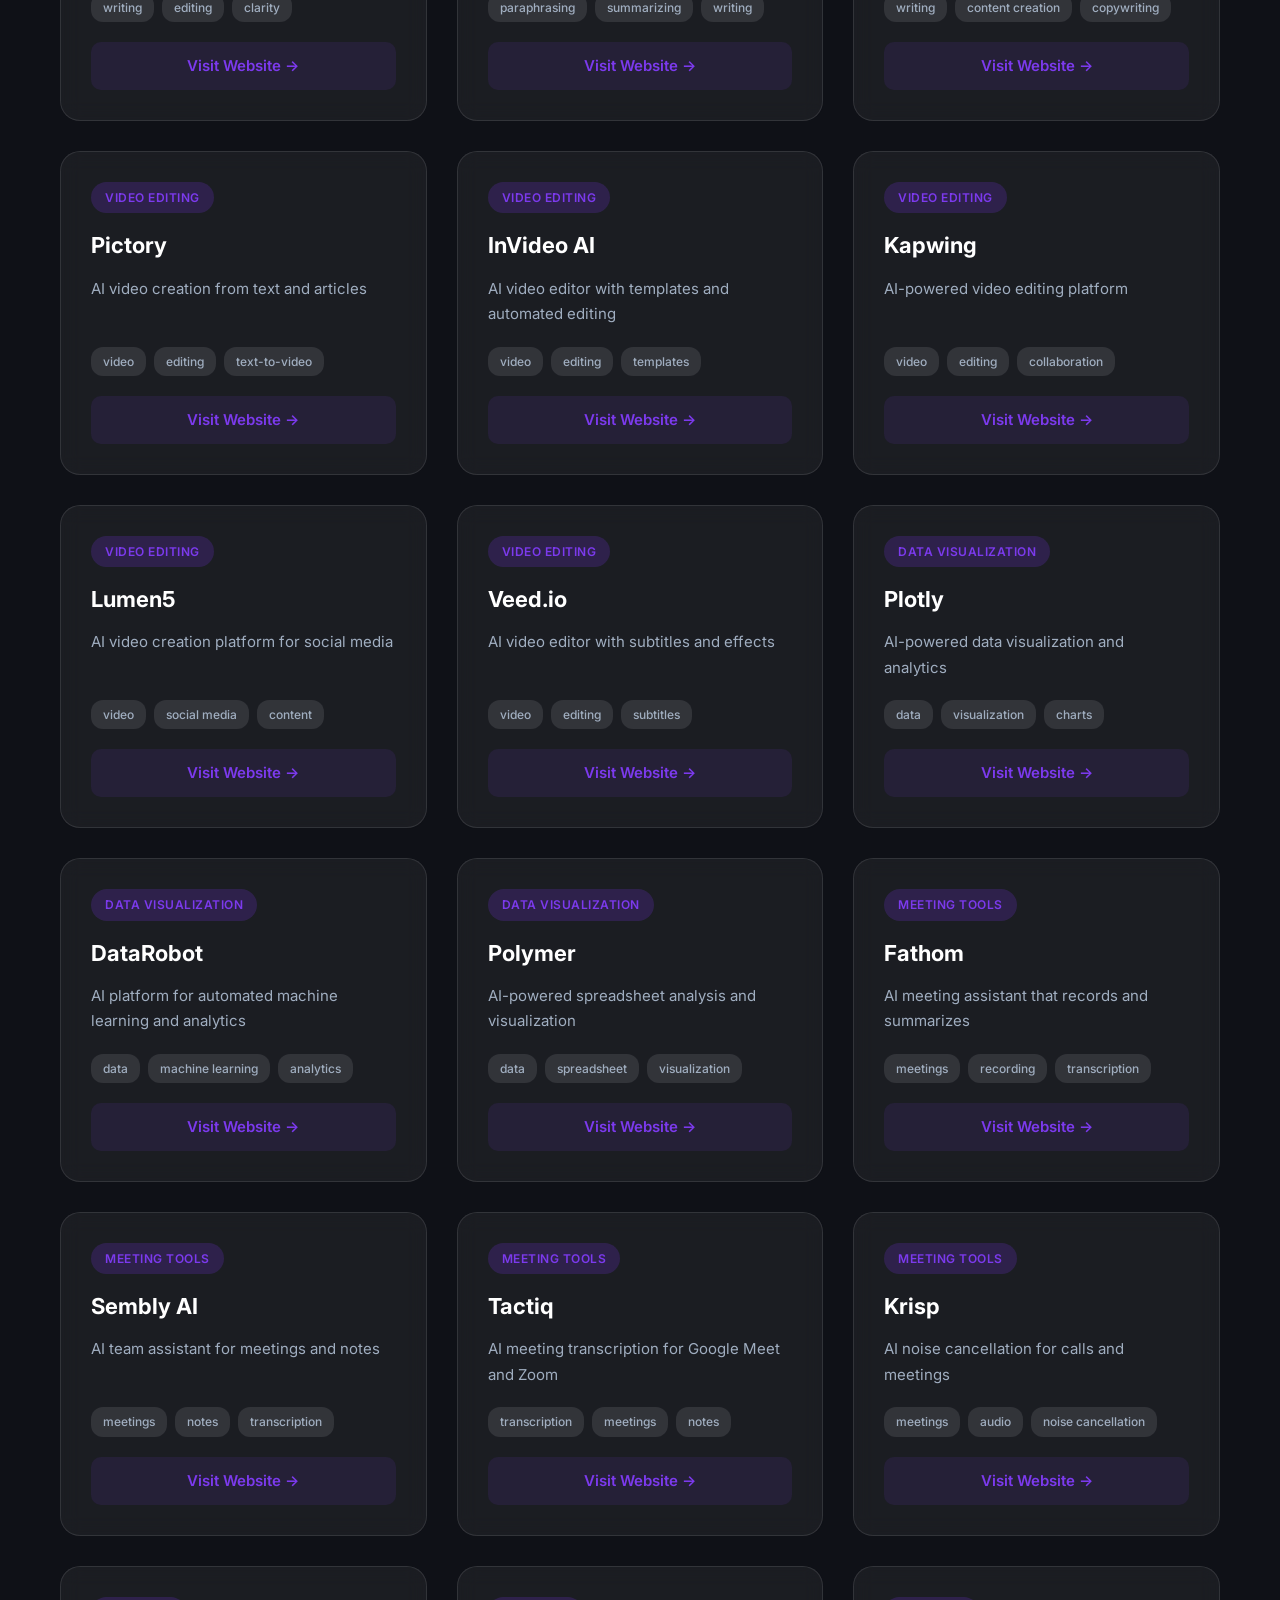
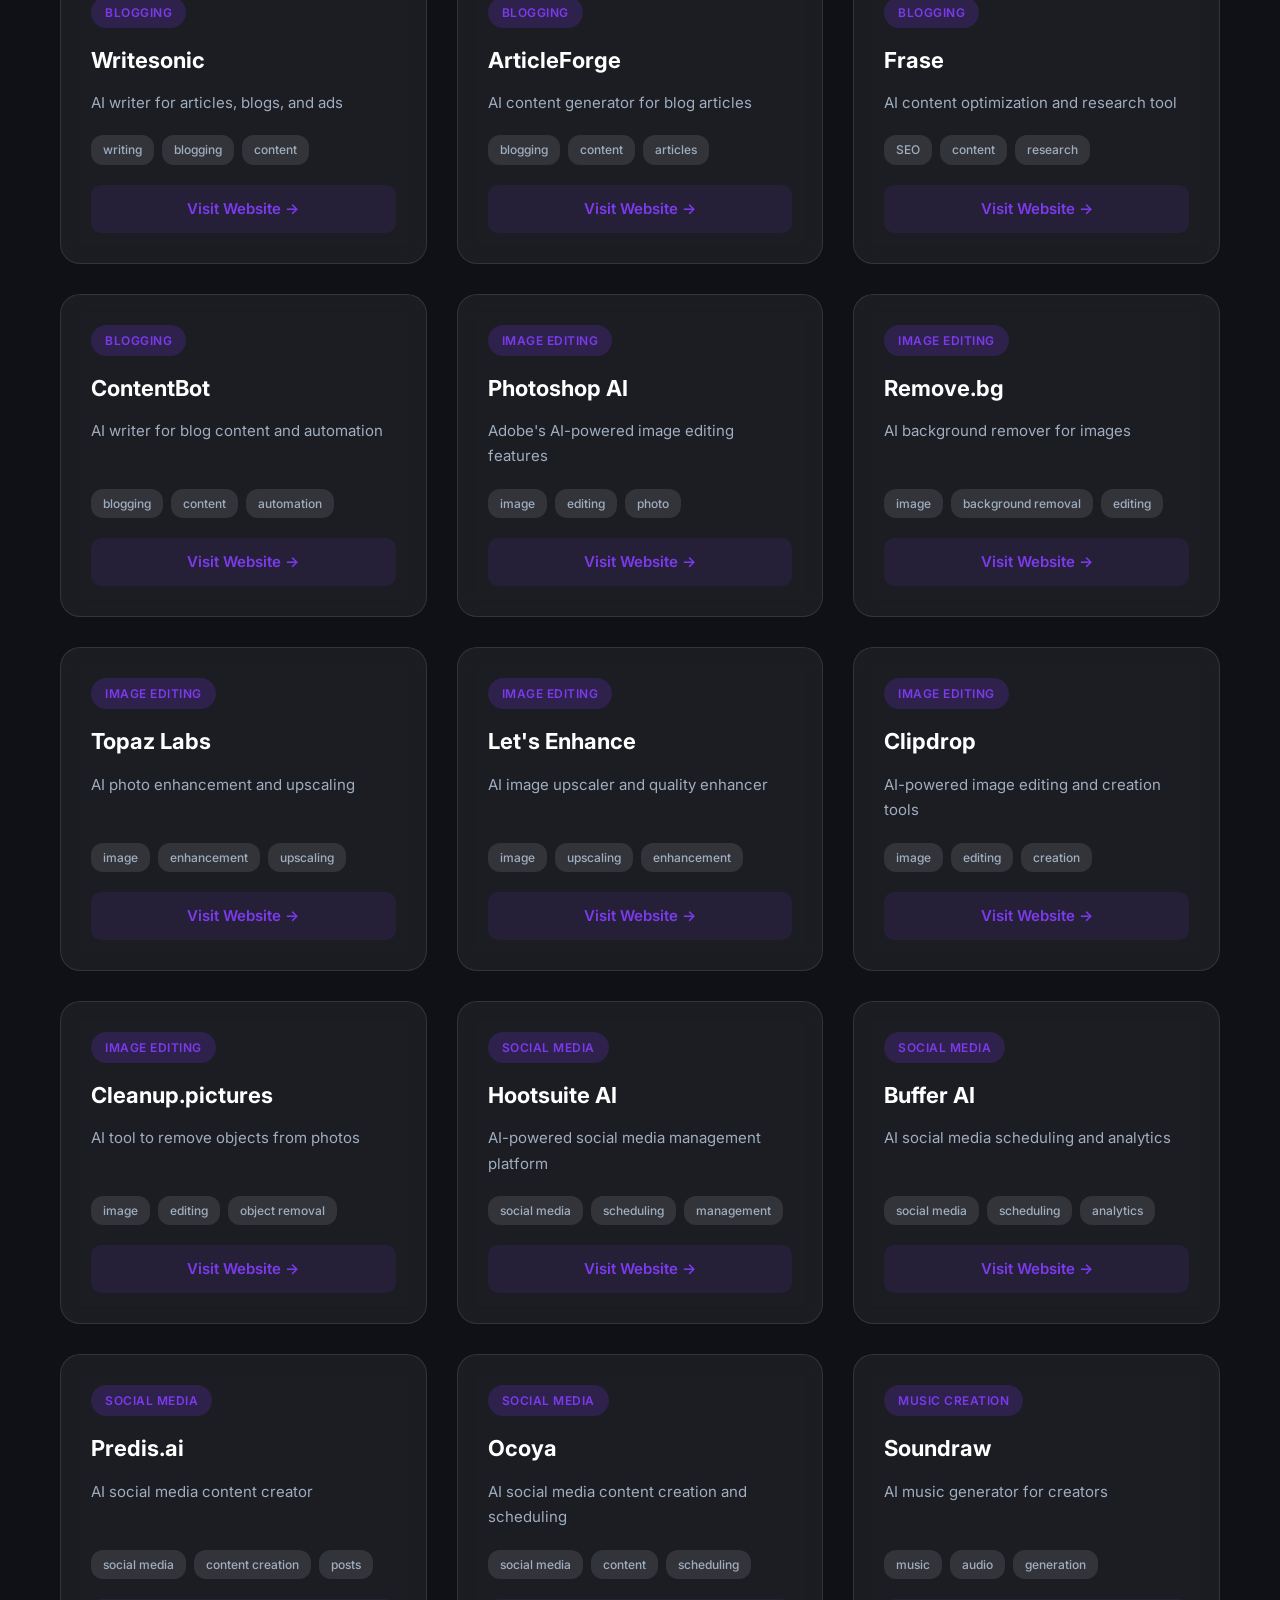
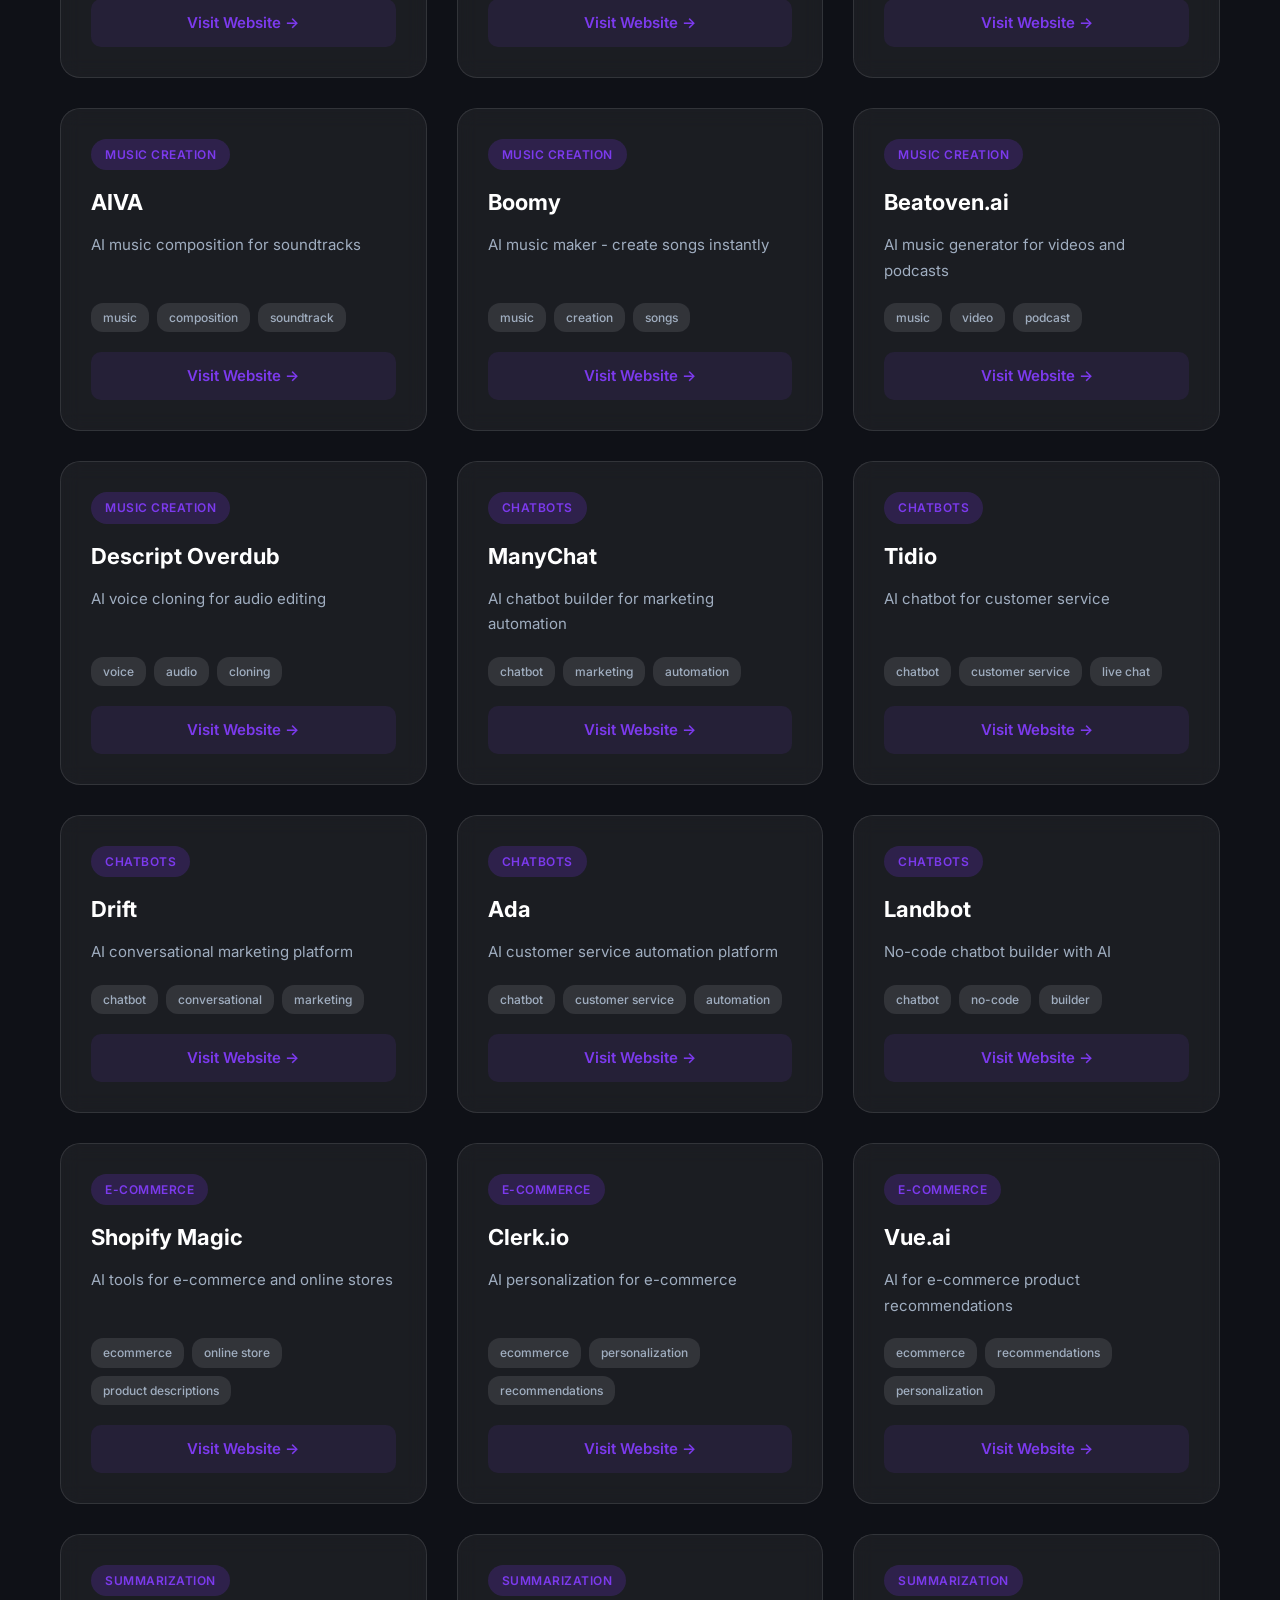
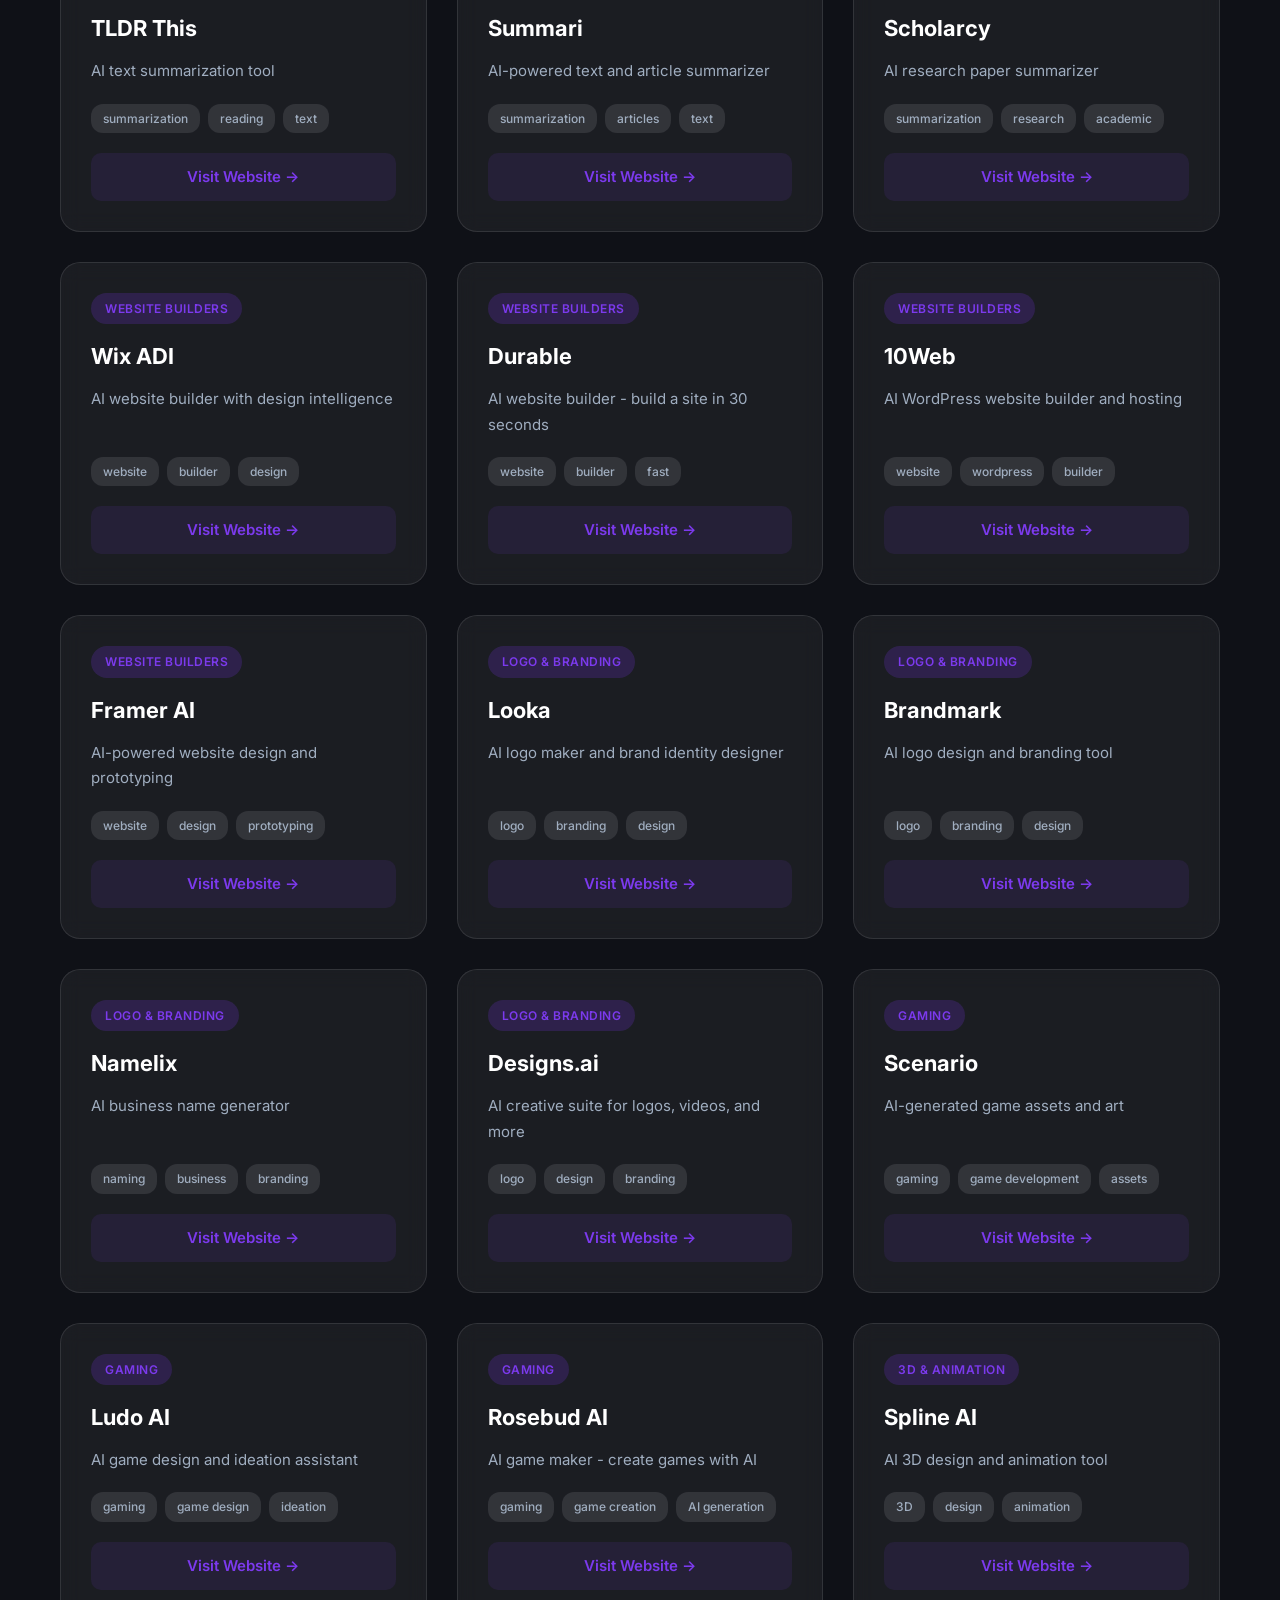
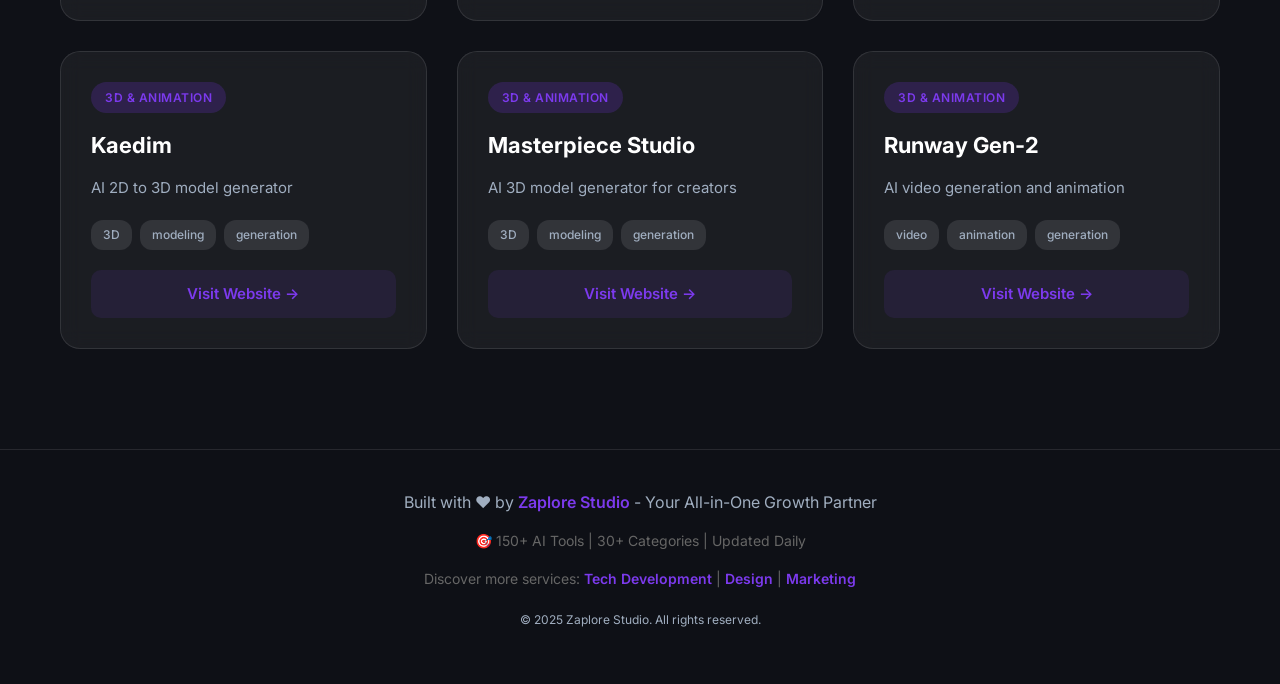
<file: search-all-ai-tools.html>
<!DOCTYPE html>
<html lang="en">
<head>
    <meta charset="UTF-8">
    <meta name="viewport" content="width=device-width, initial-scale=1.0">
    <meta name="description" content="Discover the perfect AI tool for your needs. Browse 150+ AI solutions across 30+ categories including presentations, content creation, image generation, 3D design, and more.">
    <meta name="keywords" content="AI tools, AI directory, find AI tools, search AI tools, best AI tools, AI solutions, artificial intelligence tools, AI for business, AI tools directory, ChatGPT, Midjourney, DALL-E, Stable Diffusion, AI presentation maker, AI video editor, AI writing assistant, AI chatbot, AI image generator, AI voice generator, AI music generator, AI logo maker, AI website builder, AI content creator, AI for presentations, AI for video editing, AI for design, AI for marketing, AI for coding, AI for development, AI summarizer, AI translator, AI transcription, Beautiful.ai, Tome, Gamma, Canva AI, Adobe Firefly, Jasper AI, Copy.ai, Grammarly, Runway ML, Synthesia, Pictory, InVideo, GitHub Copilot, Notion AI, Perplexity AI, ElevenLabs, Murf AI, Soundraw, Remove.bg, Looka, Wix ADI, AI automation tools, machine learning tools, deep learning tools, AI productivity tools, AI email assistant, AI meeting assistant, AI research assistant, AI data analysis, AI text to speech, AI speech to text, AI background removal, AI photo editor, AI video creation, AI social media tools, AI SEO tools, AI copywriting, AI paraphrasing tool, AI grammar checker, AI code assistant, AI game development, AI 3D modeling, AI animation tools, AI e-commerce tools, AI customer service, free AI tools, online AI tools, AI tools 2025, AI software, AI applications, AI platforms, AI technology, generative AI tools, AI art generator, AI text generator, AI for content marketing, AI for small business, AI for startups, AI for education, AI for healthcare, AI tools comparison, top AI tools, popular AI tools, trending AI tools">
    <meta name="author" content="Zaplore Studio">
    <meta name="robots" content="index, follow">
    
    <!-- Canonical URL -->
    <link rel="canonical" href="https://zaplore.com/ai-tools.html">
    
    <!-- Additional SEO Meta Tags -->
    <meta name="language" content="English">
    <meta name="revisit-after" content="7 days">
    <meta name="distribution" content="global">
    <meta name="rating" content="general">
    <meta http-equiv="content-language" content="en-US">
    
    <link rel="icon" href="title.png" type="image/x-icon">
    
    <!-- Open Graph / Facebook -->
    <meta property="og:type" content="website">
    <meta property="og:url" content="https://zaplore.com/ai-tools.html">
    <meta property="og:title" content="AI Tools Directory - Find the Perfect AI Solution | Zaplore Studio">
    <meta property="og:description" content="Discover 150+ AI tools for every business need. Search and explore AI solutions for presentations, content, design, development, marketing, and more.">
    <meta property="og:image" content="https://zaplore.com/og-image.jpg">
    
    <!-- Twitter -->
    <meta property="twitter:card" content="summary_large_image">
    <meta property="twitter:url" content="https://zaplore.com/ai-tools.html">
    <meta property="twitter:title" content="AI Tools Directory - Find the Perfect AI Solution">
    <meta property="twitter:description" content="Discover 150+ AI tools for every business need. Search and explore AI solutions for presentations, design, and more.">
    <meta property="twitter:image" content="https://zaplore.com/og-image.jpg">
    
    <title>AI Tools Directory - Find the Perfect AI Solution | Zaplore Studio</title>
    
    <!-- Structured Data for SEO -->
    <script type="application/ld+json">
    {
        "@context": "https://schema.org",
        "@type": "WebSite",
        "name": "AI Tools Directory - Zaplore Studio",
        "url": "https://zaplore.com/ai-tools.html",
        "description": "Comprehensive directory of 150+ AI tools across 30+ categories. Find AI solutions for presentations, design, development, marketing, and more.",
        "publisher": {
            "@type": "Organization",
            "name": "Zaplore Studio",
            "url": "https://zaplore.com"
        },
        "potentialAction": {
            "@type": "SearchAction",
            "target": "https://zaplore.com/ai-tools.html?search={search_term_string}",
            "query-input": "required name=search_term_string"
        }
    }
    </script>
    
    <script type="application/ld+json">
    {
        "@context": "https://schema.org",
        "@type": "ItemList",
        "name": "AI Tools Directory",
        "description": "Curated list of the best AI tools for business and creativity",
        "numberOfItems": "150+",
        "itemListElement": [
            {
                "@type": "SoftwareApplication",
                "position": 1,
                "name": "ChatGPT",
                "applicationCategory": "AI Assistant",
                "description": "Advanced AI chatbot for conversations, content writing, coding"
            },
            {
                "@type": "SoftwareApplication",
                "position": 2,
                "name": "Midjourney",
                "applicationCategory": "AI Image Generator",
                "description": "AI image generation tool creating stunning artwork"
            },
            {
                "@type": "SoftwareApplication",
                "position": 3,
                "name": "Beautiful.ai",
                "applicationCategory": "AI Presentation Maker",
                "description": "AI-powered presentation maker with smart templates"
            }
        ]
    }
    </script>
    
    <script type="application/ld+json">
    {
        "@context": "https://schema.org",
        "@type": "BreadcrumbList",
        "itemListElement": [
            {
                "@type": "ListItem",
                "position": 1,
                "name": "Home",
                "item": "https://zaplore.com/"
            },
            {
                "@type": "ListItem",
                "position": 2,
                "name": "AI Tools Directory",
                "item": "https://zaplore.com/ai-tools.html"
            }
        ]
    }
    </script>
    
    <link rel="preconnect" href="https://fonts.googleapis.com">
    <link rel="preconnect" href="https://fonts.gstatic.com" crossorigin>
    <link href="https://fonts.googleapis.com/css2?family=Inter:wght@300;400;500;600;700;800&display=swap" rel="stylesheet">
    <link rel="stylesheet" href="styles.css">
    <style>
        /* Additional styles specific to standalone page */
        .ai-tools-page {
            min-height: 100vh;
            padding-top: 80px;
        }
        
        .ai-hero-section {
            background: linear-gradient(180deg, var(--dark-bg) 0%, rgba(28, 31, 74, 0.3) 100%);
            padding: 80px 0 60px;
            position: relative;
            overflow: hidden;
        }
        
        .ai-hero-section::before {
            content: '';
            position: absolute;
            width: 500px;
            height: 500px;
            background: var(--electric-purple);
            border-radius: 50%;
            filter: blur(100px);
            opacity: 0.2;
            top: -200px;
            right: -100px;
            animation: float 20s infinite ease-in-out;
        }
        
        .ai-hero-content {
            text-align: center;
            max-width: 800px;
            margin: 0 auto;
            position: relative;
            z-index: 1;
        }
        
        .ai-hero-badge {
            display: inline-block;
            padding: 10px 24px;
            background: rgba(124, 58, 237, 0.2);
            color: var(--electric-purple);
            border-radius: 30px;
            font-size: 14px;
            font-weight: 600;
            margin-bottom: 30px;
            border: 1px solid rgba(124, 58, 237, 0.3);
        }
        
        .ai-hero-title {
            font-size: 56px;
            font-weight: 800;
            line-height: 1.2;
            margin-bottom: 25px;
            background: var(--gradient-2);
            -webkit-background-clip: text;
            -webkit-text-fill-color: transparent;
            background-clip: text;
        }
        
        .ai-hero-subtitle {
            font-size: 20px;
            color: var(--text-secondary);
            line-height: 1.8;
            margin-bottom: 40px;
        }
        
        .ai-stats-row {
            display: flex;
            justify-content: center;
            gap: 50px;
            margin-top: 50px;
            padding-top: 40px;
            border-top: 1px solid rgba(255, 255, 255, 0.1);
        }
        
        .ai-stat-box {
            text-align: center;
        }
        
        .ai-stat-number {
            font-size: 48px;
            font-weight: 800;
            background: var(--gradient-2);
            -webkit-background-clip: text;
            -webkit-text-fill-color: transparent;
            background-clip: text;
            margin-bottom: 8px;
        }
        
        .ai-stat-label {
            font-size: 14px;
            color: var(--text-secondary);
            text-transform: uppercase;
            letter-spacing: 1px;
        }
        
        .ai-directory-main {
            padding: 60px 0 100px;
        }
        
        .back-to-home {
            display: inline-flex;
            align-items: center;
            gap: 8px;
            color: var(--text-secondary);
            text-decoration: none;
            font-weight: 500;
            transition: all 0.3s ease;
            margin-bottom: 20px;
        }
        
        .back-to-home:hover {
            color: var(--electric-purple);
            transform: translateX(-5px);
        }
        
        .category-chips {
            display: flex;
            gap: 12px;
            flex-wrap: wrap;
            justify-content: center;
            margin-bottom: 40px;
            padding: 0 20px;
        }
        
        .category-chip {
            padding: 10px 20px;
            background: rgba(255, 255, 255, 0.05);
            border: 1px solid rgba(255, 255, 255, 0.1);
            border-radius: 25px;
            color: var(--text-secondary);
            font-size: 14px;
            font-weight: 500;
            cursor: pointer;
            transition: all 0.3s ease;
        }
        
        .category-chip:hover,
        .category-chip.active {
            background: var(--electric-purple);
            border-color: var(--electric-purple);
            color: var(--white);
            transform: translateY(-2px);
        }
        
        .footer-minimal {
            background: rgba(15, 17, 23, 0.95);
            border-top: 1px solid rgba(255, 255, 255, 0.1);
            padding: 40px 0;
            text-align: center;
        }
        
        .footer-minimal p {
            color: var(--text-secondary);
            margin-bottom: 15px;
        }
        
        .footer-minimal a {
            color: var(--electric-purple);
            text-decoration: none;
            font-weight: 600;
        }
        
        .footer-minimal a:hover {
            text-decoration: underline;
        }
        
        @media (max-width: 768px) {
            .ai-hero-title {
                font-size: 36px;
            }
            
            .ai-hero-subtitle {
                font-size: 18px;
            }
            
            .ai-stats-row {
                flex-direction: column;
                gap: 30px;
            }
            
            .ai-stat-number {
                font-size: 36px;
            }
            
            .category-chips {
                gap: 8px;
            }
            
            .category-chip {
                padding: 8px 16px;
                font-size: 13px;
            }
        }
    </style>
</head>
<body class="ai-tools-page">
    <!-- Navigation -->
    <nav class="navbar scrolled" id="navbar">
        <div class="container">
            <div class="nav-content">
                <a href="index.html" class="logo" style="text-decoration: none;">
                    <span class="logo-text">Zaplore</span>
                    <span class="logo-studio">Studio</span>
                </a>
                <ul class="nav-links" id="navLinks">
                    <li><a href="index.html#contact" class="btn-primary">Book a Demo</a></li>
                    <li><a href="index.html" class="nav-link">Home</a></li>
                    <li><a href="index.html#about" class="nav-link">About</a></li>
                    <li><a href="index.html#services" class="nav-link">Services</a></li>
                    <li><a href="ai-tools.html" class="nav-link active">AI Tools</a></li>
                    <li><a href="index.html#contact" class="nav-link">Contact</a></li>
                </ul>
                
                <button class="mobile-menu-btn" id="mobileMenuBtn">
                    <span></span>
                    <span></span>
                    <span></span>
                </button>
            </div>
        </div>
    </nav>

    <!-- Hero Section -->
    <section class="ai-hero-section">
        <div class="container">
            <div class="ai-hero-content">
                <div class="ai-hero-badge">🤖 AI Tools Discovery Platform</div>
                <h1 class="ai-hero-title">Find the Perfect AI Tool for Everything</h1>
                <p class="ai-hero-subtitle">
                    Discover, compare, and explore 150+ AI solutions across 30+ categories. 
                    From presentations to 3D design, find the AI tool that fits your needs perfectly.
                </p>
                
                <div class="ai-stats-row">
                    <div class="ai-stat-box">
                        <div class="ai-stat-number">150+</div>
                        <div class="ai-stat-label">AI Tools</div>
                    </div>
                    <div class="ai-stat-box">
                        <div class="ai-stat-number">30+</div>
                        <div class="ai-stat-label">Categories</div>
                    </div>
                    <div class="ai-stat-box">
                        <div class="ai-stat-number">100%</div>
                        <div class="ai-stat-label">Free to Browse</div>
                    </div>
                </div>
            </div>
        </div>
    </section>

    <!-- Main AI Directory Section -->
    <section class="ai-directory-main">
        <div class="container">
            <a href="index.html" class="back-to-home">
                <svg width="20" height="20" viewBox="0 0 24 24" fill="none" stroke="currentColor" stroke-width="2">
                    <path d="M19 12H5M12 19l-7-7 7-7"/>
                </svg>
                Back to Home
            </a>
            
            <!-- SEO Content -->
            <div style="max-width: 900px; margin: 0 auto 40px; text-align: center; display: none;" aria-hidden="true">
                <h2 style="font-size: 18px; color: var(--text-secondary); margin-bottom: 15px;">
                    Search and Discover AI Tools for Every Need
                </h2>
                <p style="font-size: 14px; color: var(--text-secondary); line-height: 1.6;">
                    Find the best AI tools for presentations, video editing, content creation, image generation, chatbots, music creation, 3D design, logo making, website building, writing assistance, and more. Browse top-rated AI solutions including ChatGPT, Midjourney, DALL-E, Beautiful.ai, Gamma, Tome, Runway ML, Synthesia, Canva AI, GitHub Copilot, and hundreds of other powerful AI applications.
                </p>
            </div>
            
            <div class="ai-search-wrapper">
                <div class="search-bar-container">
                    <div class="search-input-wrapper">
                        <svg class="search-icon" width="20" height="20" viewBox="0 0 24 24" fill="none" stroke="currentColor">
                            <circle cx="11" cy="11" r="8"></circle>
                            <path d="m21 21-4.35-4.35"></path>
                        </svg>
                        <input 
                            type="text" 
                            id="aiSearchInput" 
                            class="ai-search-input" 
                            placeholder="Search AI tools: presentations, video editing, chatbots, image generation, writing, design, music, 3D, logo, website..."
                            aria-label="Search AI tools by category or use case"
                            title="Search for AI tools by name, category, or use case"
                          
                            autofocus
                        >
                        <button id="clearSearch" class="clear-search-btn" style="display: none;">
                            <svg width="16" height="16" viewBox="0 0 24 24" fill="none" stroke="currentColor">
                                <line x1="18" y1="6" x2="6" y2="18"></line>
                                <line x1="6" y1="6" x2="18" y2="18"></line>
                            </svg>
                        </button>
                    </div>
                    <div class="filter-wrapper">
                        <select id="categoryFilter" class="category-filter">
                            <option value="all">All Categories</option>
                        </select>
                    </div>
                </div>
                
                <!-- Quick Category Chips -->
                <div class="category-chips" id="categoryChips">
                    <!-- Will be populated by JavaScript -->
                </div>
                
                <div class="results-header">
                    <span id="resultsCount" class="results-count">Loading AI tools...</span>
                </div>
            </div>
            
            <div class="ai-tools-grid" id="aiToolsGrid">
                <!-- AI tools will be dynamically loaded here -->
                <div class="loading-state">
                    <div class="loading-spinner"></div>
                    <p>Loading AI tools...</p>
                </div>
            </div>
        </div>
    </section>

    <!-- Footer -->
    <footer class="footer-minimal">
        <div class="container">
            <p>Built with ❤️ by <a href="index.html">Zaplore Studio</a> - Your All-in-One Growth Partner</p>
            <p style="font-size: 14px; color: #666; margin-top: 10px;">
                🎯 150+ AI Tools | 30+ Categories | Updated Daily
            </p>
            <p style="font-size: 14px; color: #666; margin-top: 10px;">
                Discover more services: <a href="index.html#services">Tech Development</a> | 
                <a href="index.html#services">Design</a> | 
                <a href="index.html#services">Marketing</a>
            </p>
            <p style="font-size: 12px; margin-top: 20px;">&copy; 2025 Zaplore Studio. All rights reserved.</p>
        </div>
    </footer>

    <!-- Scripts -->
    <script>
        // Mobile menu toggle
        const mobileMenuBtn = document.getElementById('mobileMenuBtn');
        const navLinks = document.getElementById('navLinks');

        if (mobileMenuBtn) {
            mobileMenuBtn.addEventListener('click', () => {
                mobileMenuBtn.classList.toggle('active');
                navLinks.classList.toggle('active');
            });
        }

        // Close mobile menu when clicking on a link
        document.querySelectorAll('.nav-link').forEach(link => {
            link.addEventListener('click', () => {
                if (mobileMenuBtn) mobileMenuBtn.classList.remove('active');
                if (navLinks) navLinks.classList.remove('active');
            });
        });
    </script>
    <script src="ai-directory.js"></script>
    <script>
        // Auto-search if query parameter exists
        window.addEventListener('DOMContentLoaded', () => {
            const urlParams = new URLSearchParams(window.location.search);
            const searchQuery = urlParams.get('search');
            
            if (searchQuery) {
                const searchInput = document.getElementById('aiSearchInput');
                const clearBtn = document.getElementById('clearSearch');
                
                if (searchInput) {
                    searchInput.value = searchQuery;
                    currentFilters.searchQuery = searchQuery;
                    
                    // Show clear button
                    if (clearBtn) {
                        clearBtn.style.display = 'block';
                    }
                    
                    // Trigger search
                    setTimeout(() => {
                        filterTools();
                    }, 100);
                }
            }
        });
        
        // Enhanced functionality for standalone page
        
        // Generate category chips
        function generateCategoryChips() {
            const categoryChipsContainer = document.getElementById('categoryChips');
            if (!categoryChipsContainer) return;
            
            const popularCategories = [
                'Content Creation',
                'Image Generation',
                'Video Creation',
                'Development',
                'Marketing',
                'Productivity'
            ];
            
            categoryChipsContainer.innerHTML = popularCategories.map(cat => 
                `<div class="category-chip" data-category="${cat}">${cat}</div>`
            ).join('');
            
            // Add click handlers
            document.querySelectorAll('.category-chip').forEach(chip => {
                chip.addEventListener('click', () => {
                    // Remove active from all chips
                    document.querySelectorAll('.category-chip').forEach(c => c.classList.remove('active'));
                    
                    // Add active to clicked chip
                    chip.classList.add('active');
                    
                    // Update filter
                    const category = chip.getAttribute('data-category');
                    const categoryFilter = document.getElementById('categoryFilter');
                    if (categoryFilter) {
                        categoryFilter.value = category;
                        currentFilters.category = category;
                        filterTools();
                    }
                });
            });
            
            // Add "All" chip at the beginning
            const allChip = document.createElement('div');
            allChip.className = 'category-chip active';
            allChip.setAttribute('data-category', 'all');
            allChip.textContent = 'All Tools';
            allChip.addEventListener('click', () => {
                document.querySelectorAll('.category-chip').forEach(c => c.classList.remove('active'));
                allChip.classList.add('active');
                const categoryFilter = document.getElementById('categoryFilter');
                if (categoryFilter) {
                    categoryFilter.value = 'all';
                    currentFilters.category = 'all';
                    filterTools();
                }
            });
            categoryChipsContainer.insertBefore(allChip, categoryChipsContainer.firstChild);
        }
        
        // Initialize category chips after DOM is loaded
        if (document.readyState === 'loading') {
            document.addEventListener('DOMContentLoaded', () => {
                setTimeout(generateCategoryChips, 100);
            });
        } else {
            setTimeout(generateCategoryChips, 100);
        }
        
        // Sync dropdown with chips
        const categoryFilter = document.getElementById('categoryFilter');
        if (categoryFilter) {
            categoryFilter.addEventListener('change', () => {
                const selectedCategory = categoryFilter.value;
                document.querySelectorAll('.category-chip').forEach(chip => {
                    chip.classList.remove('active');
                    if (chip.getAttribute('data-category') === selectedCategory) {
                        chip.classList.add('active');
                    }
                });
            });
        }
    </script>
</body>
</html>
</file>
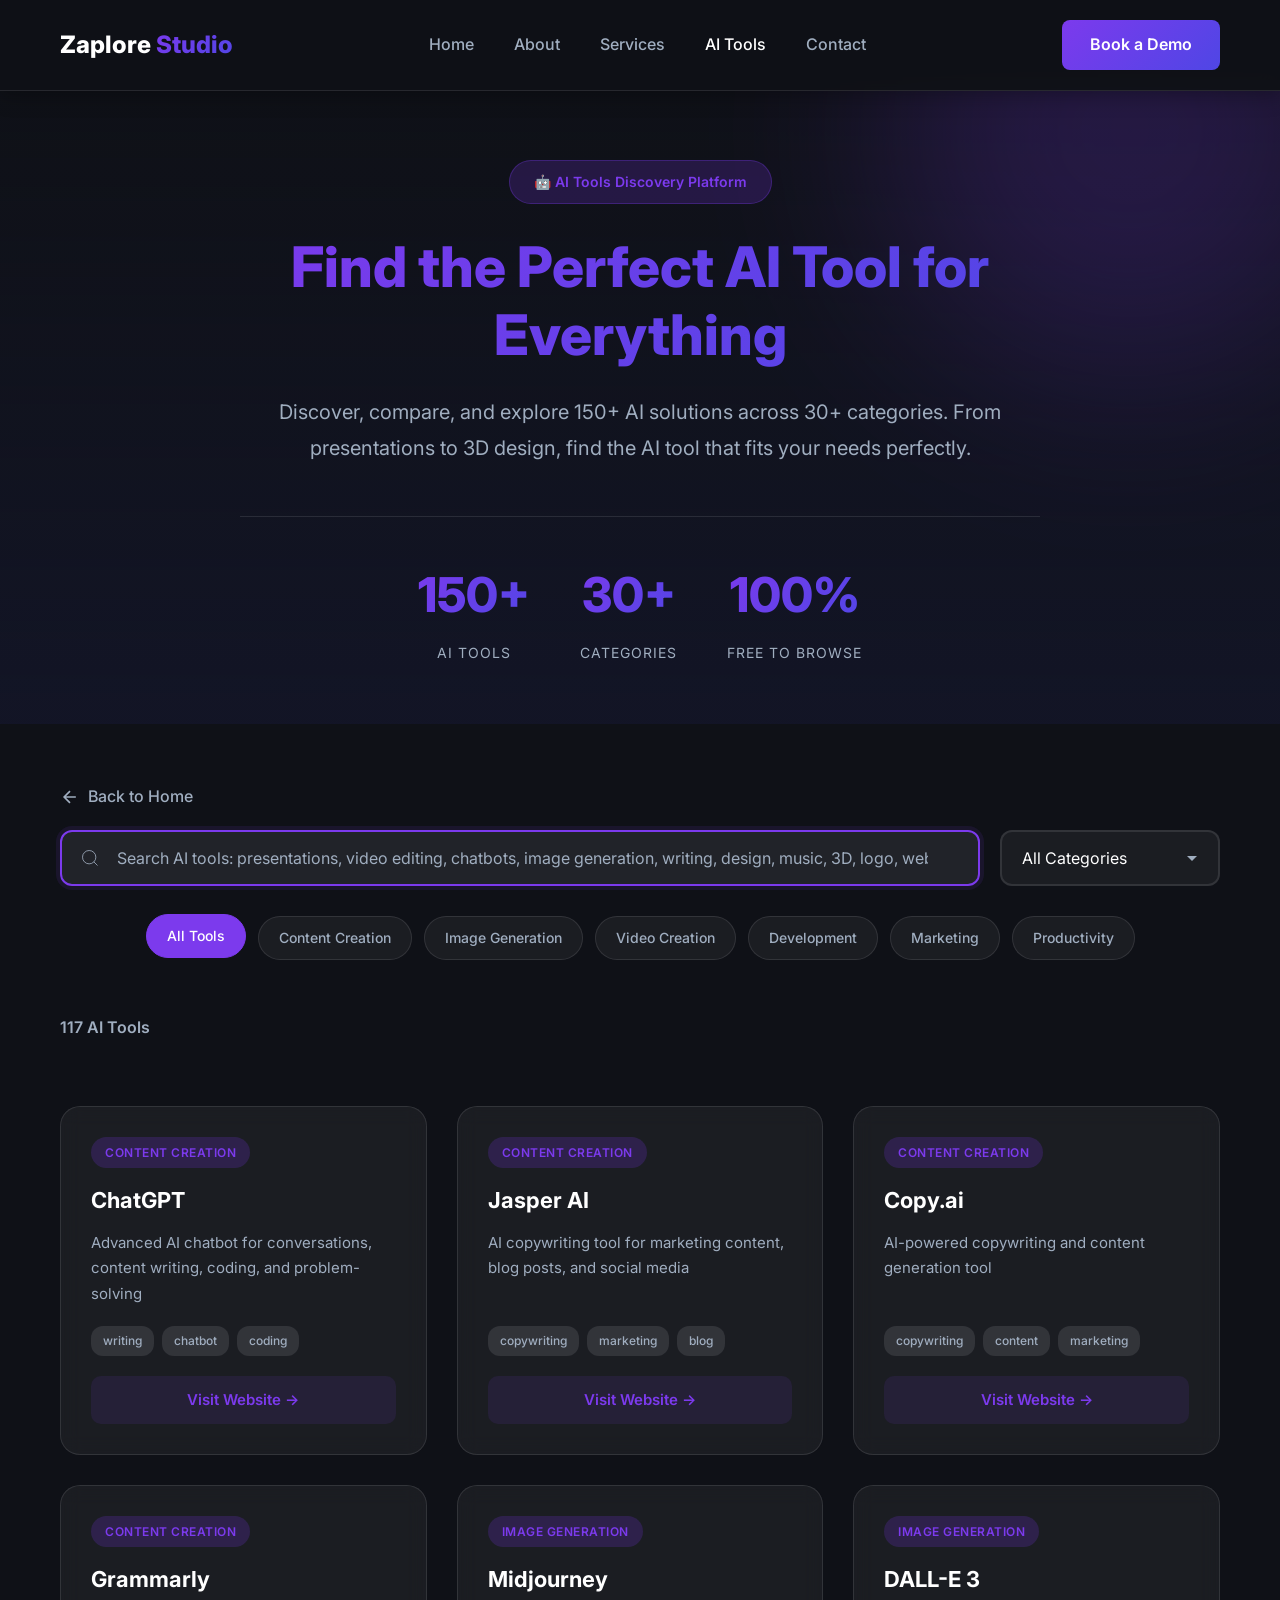
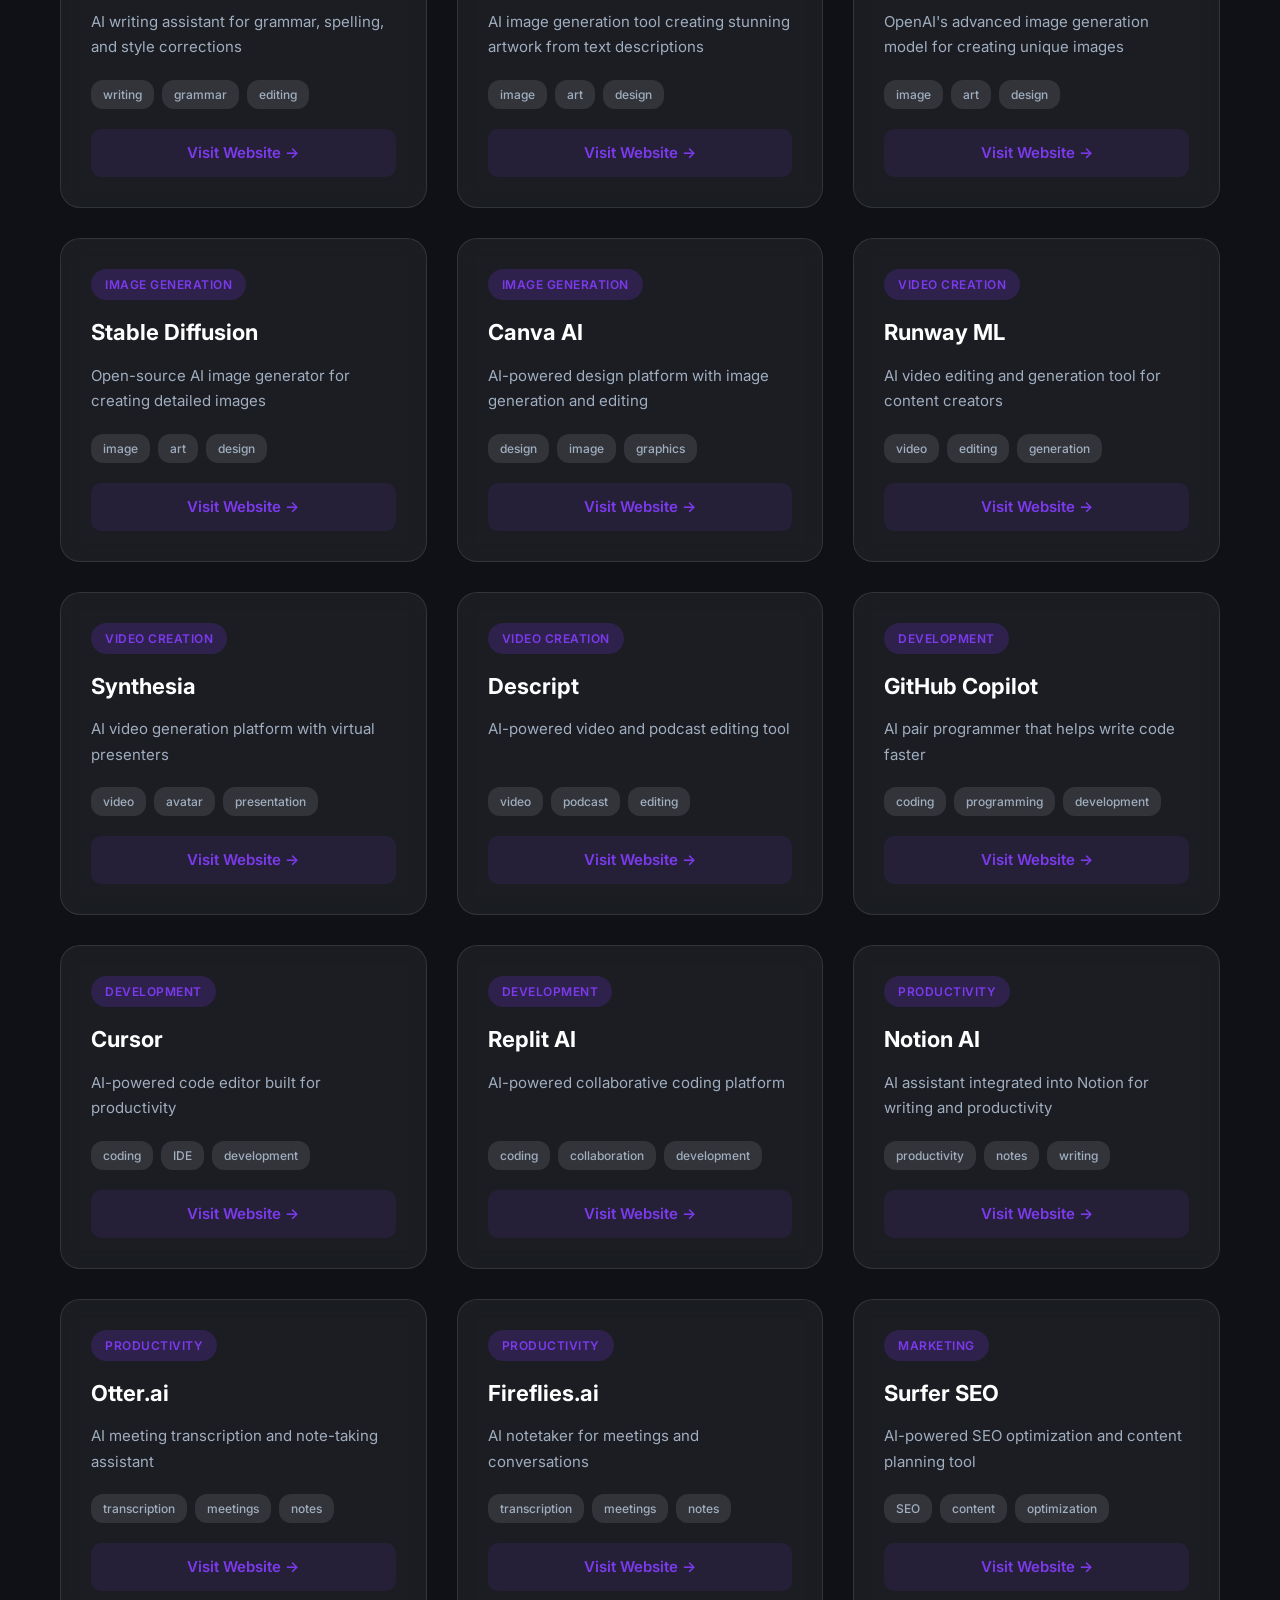
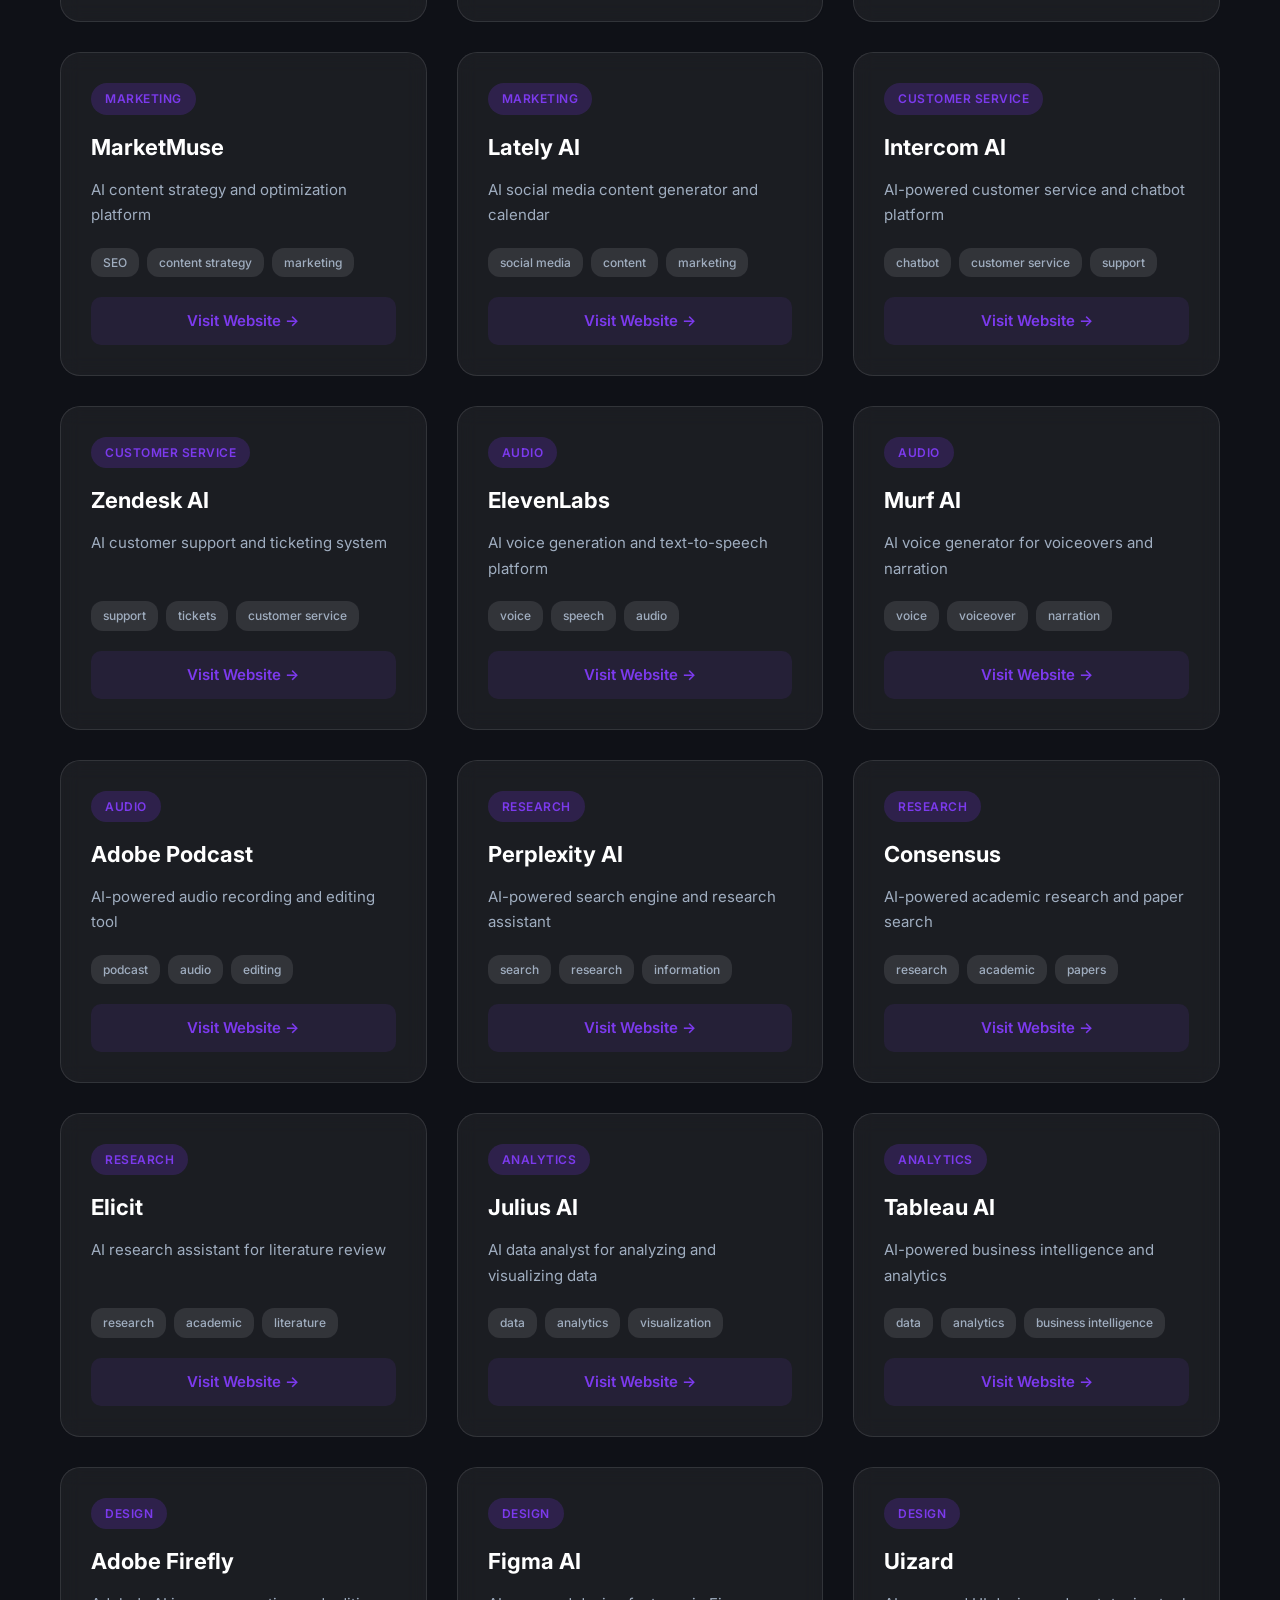
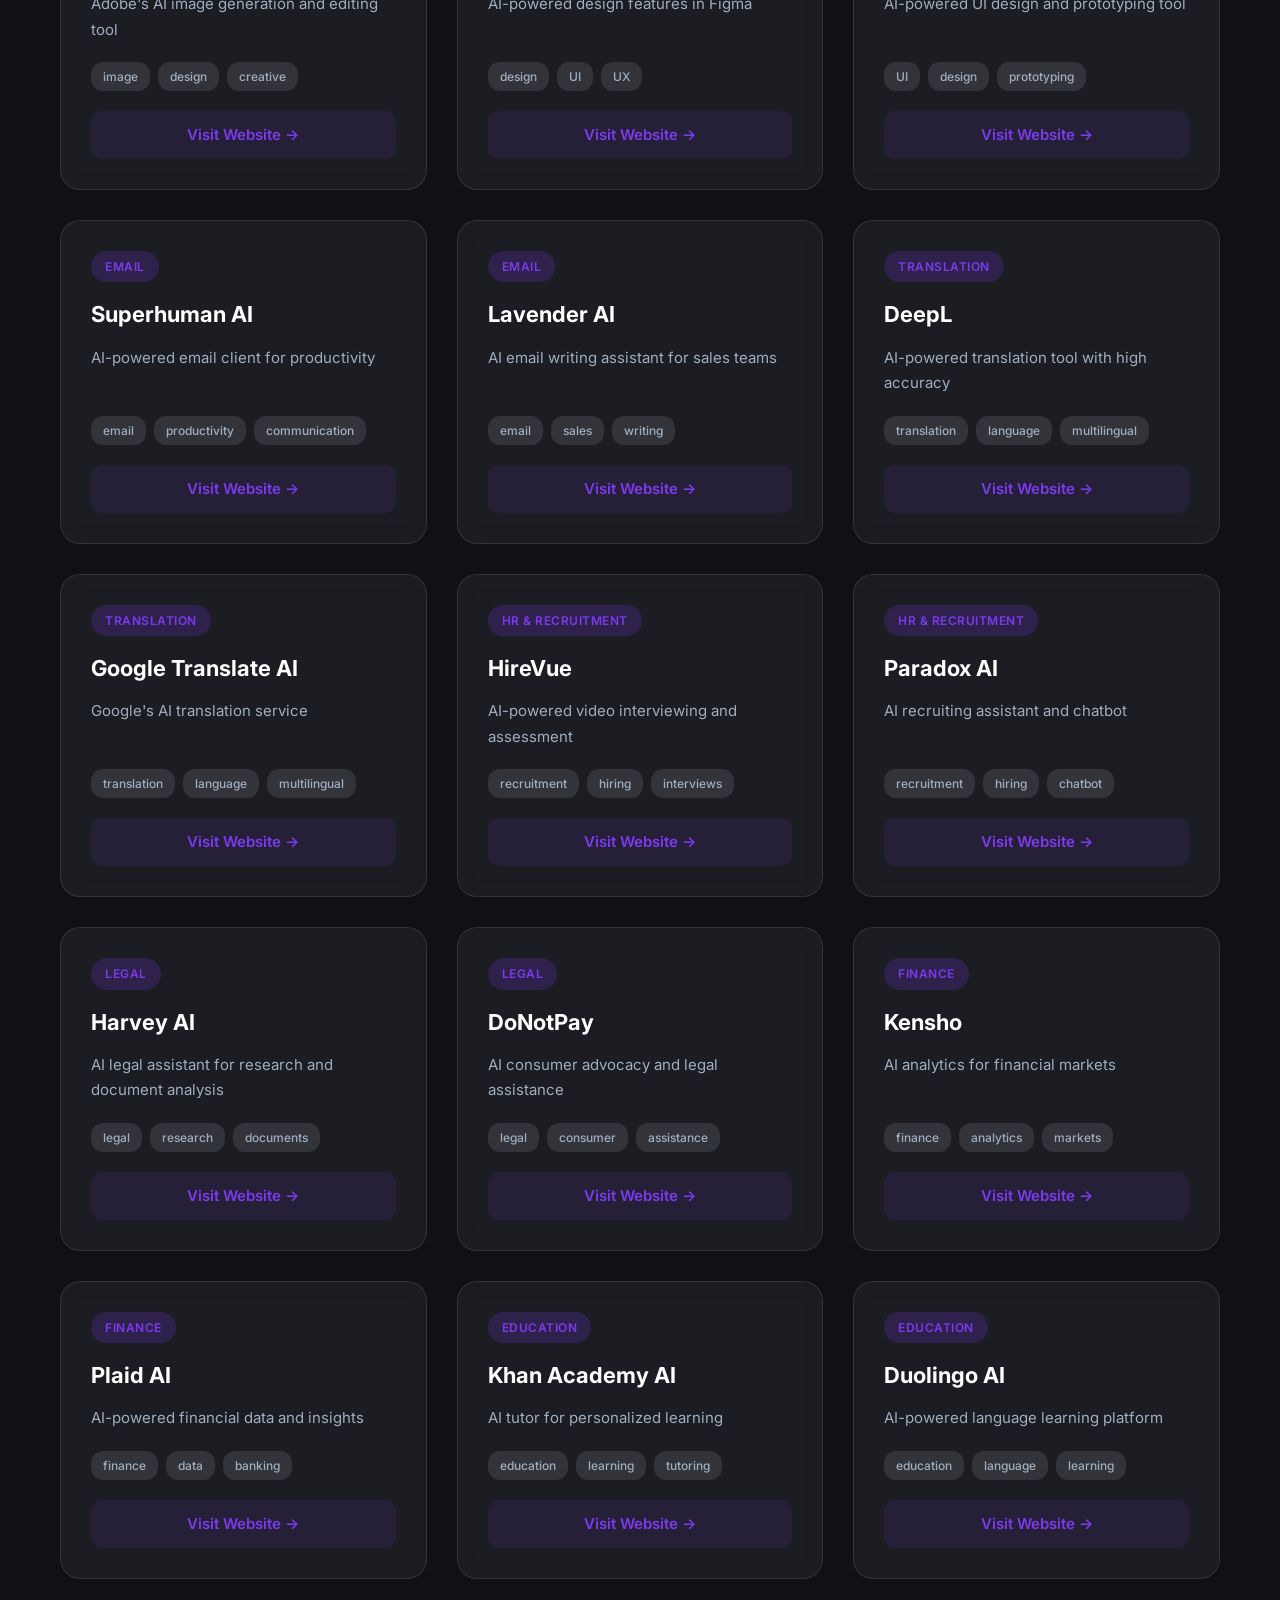
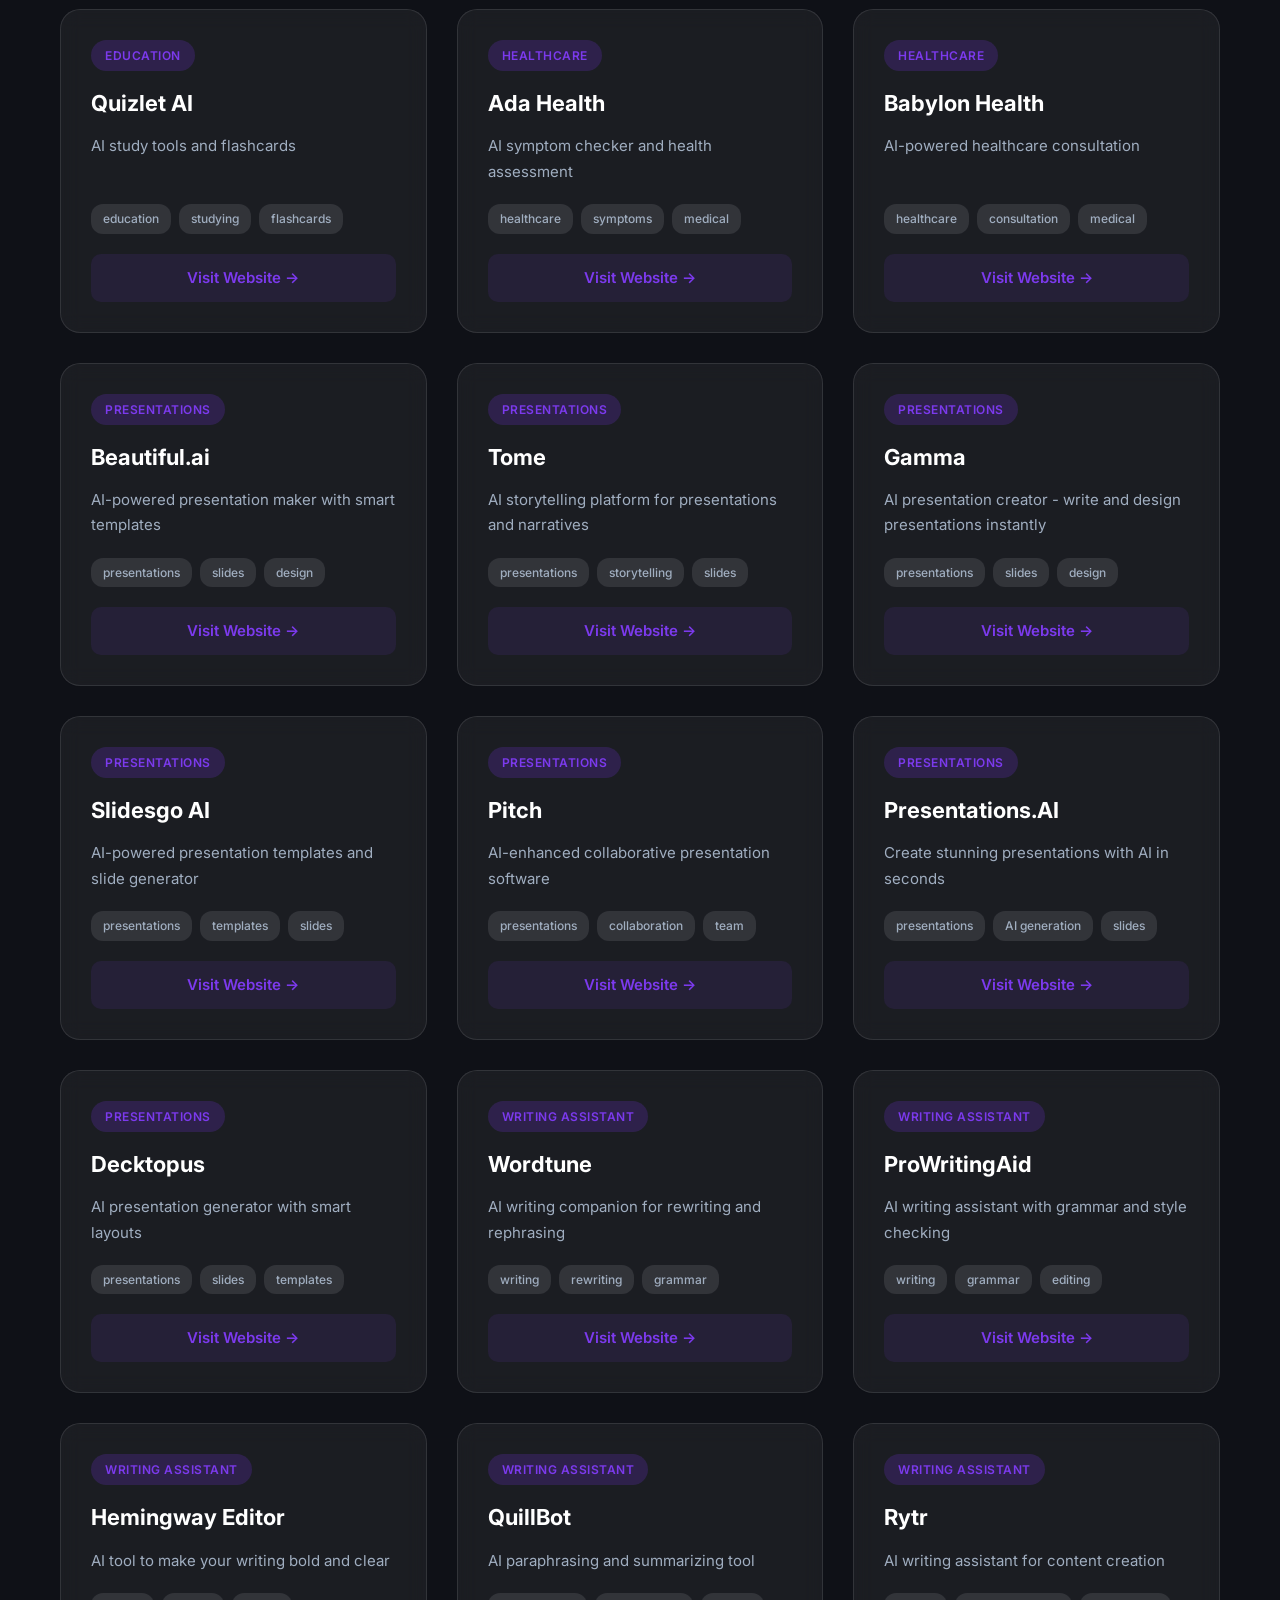
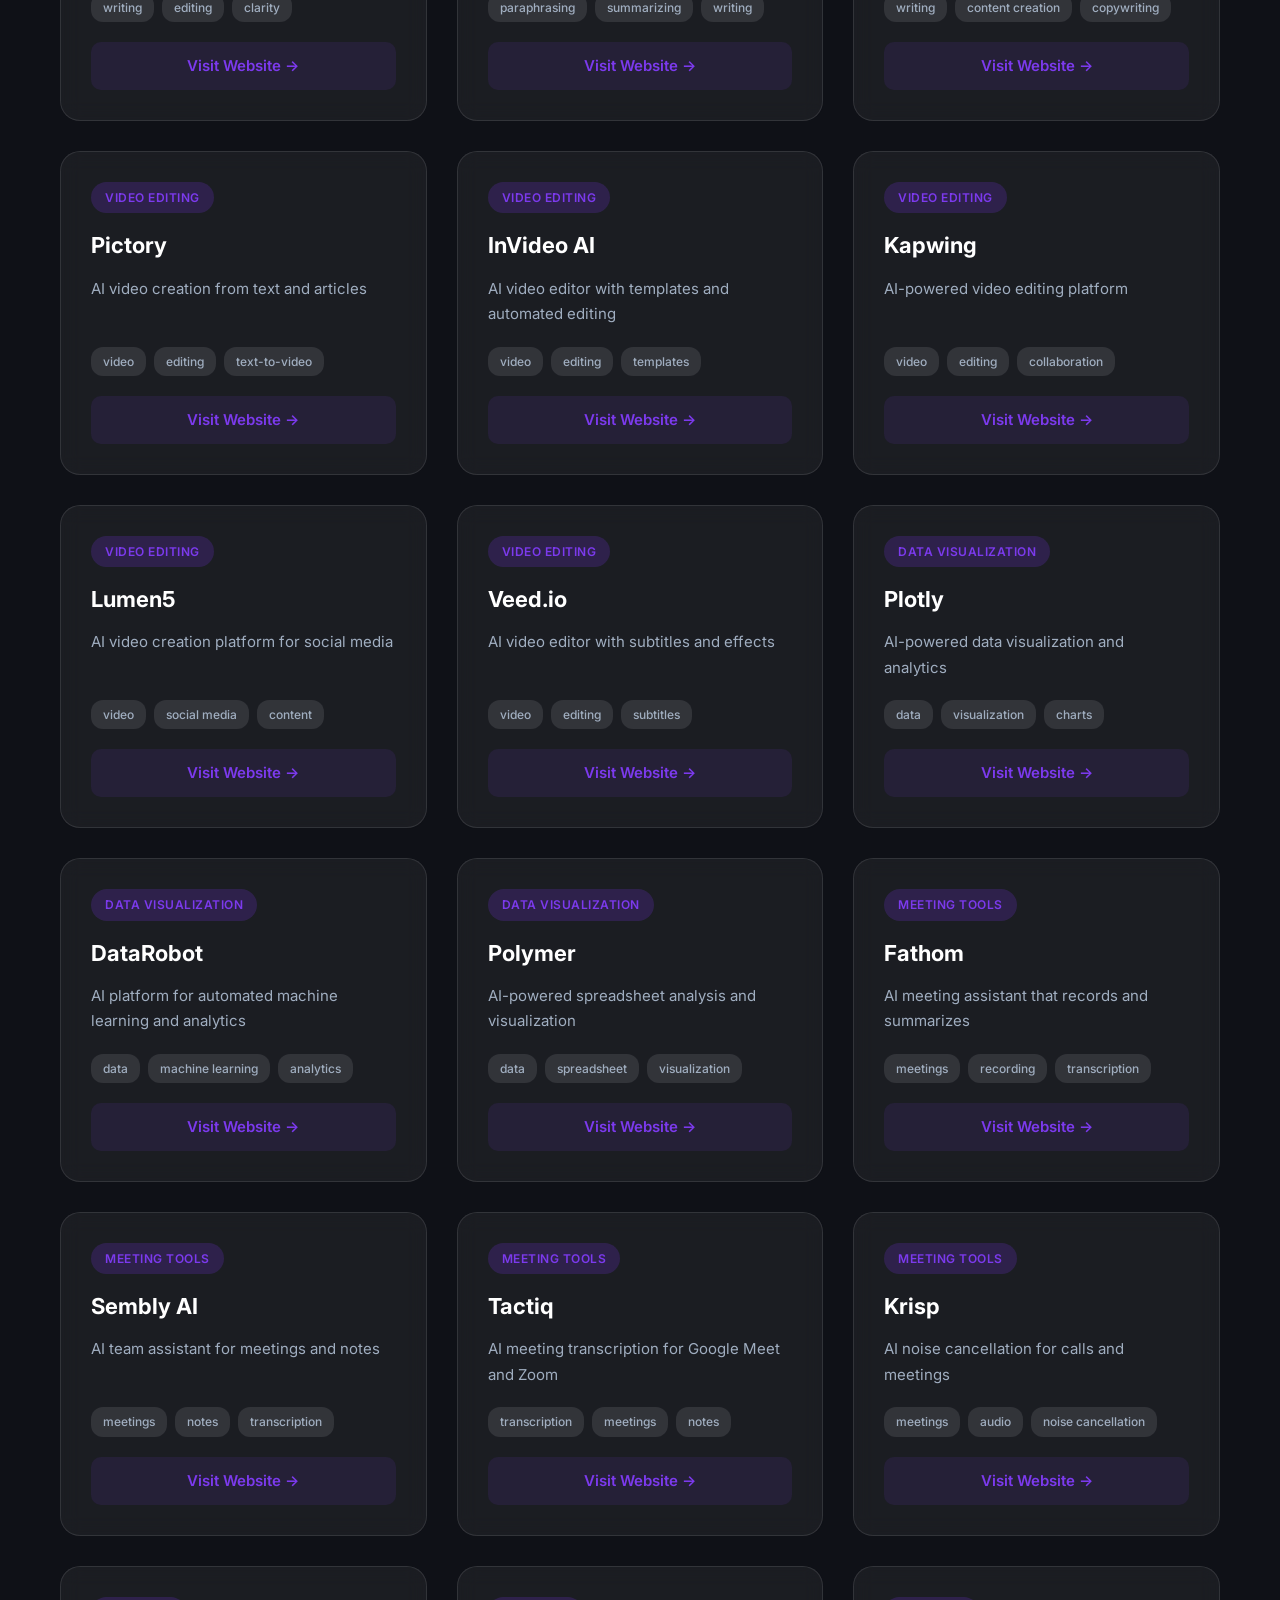
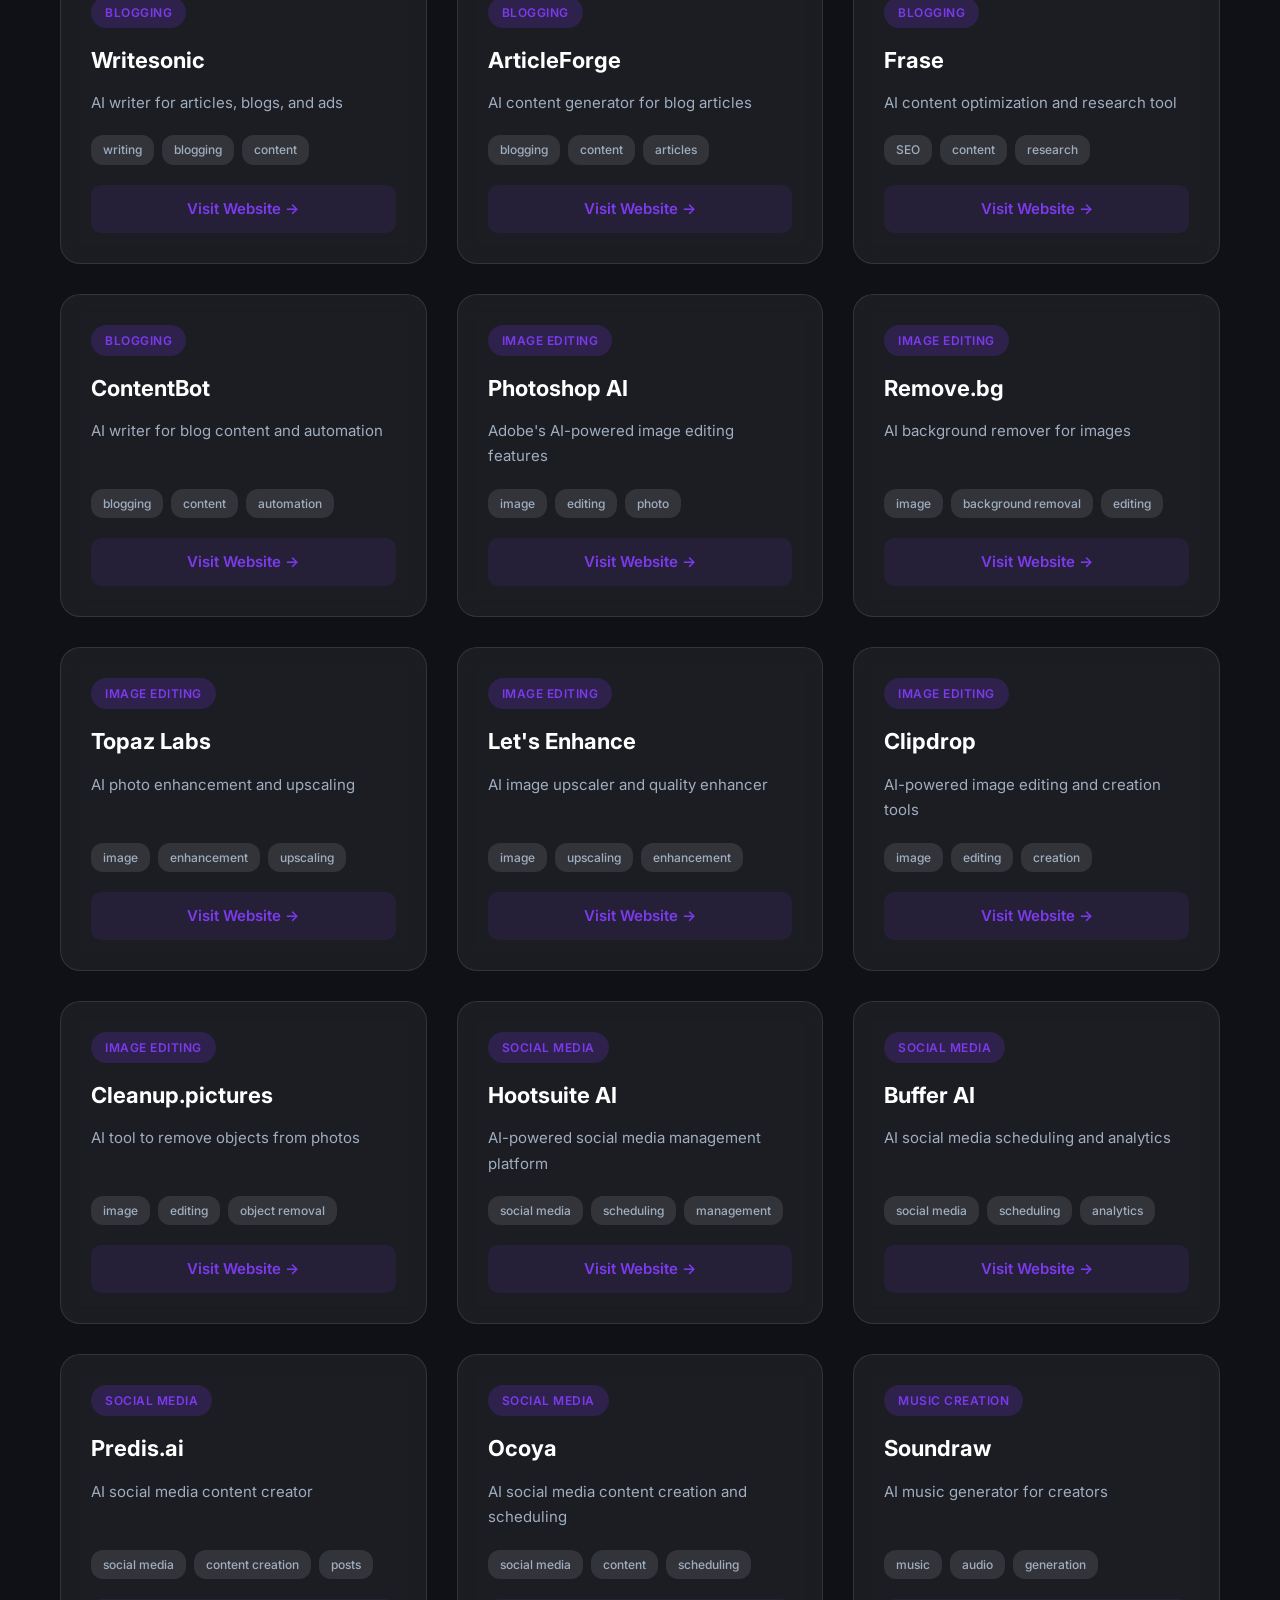
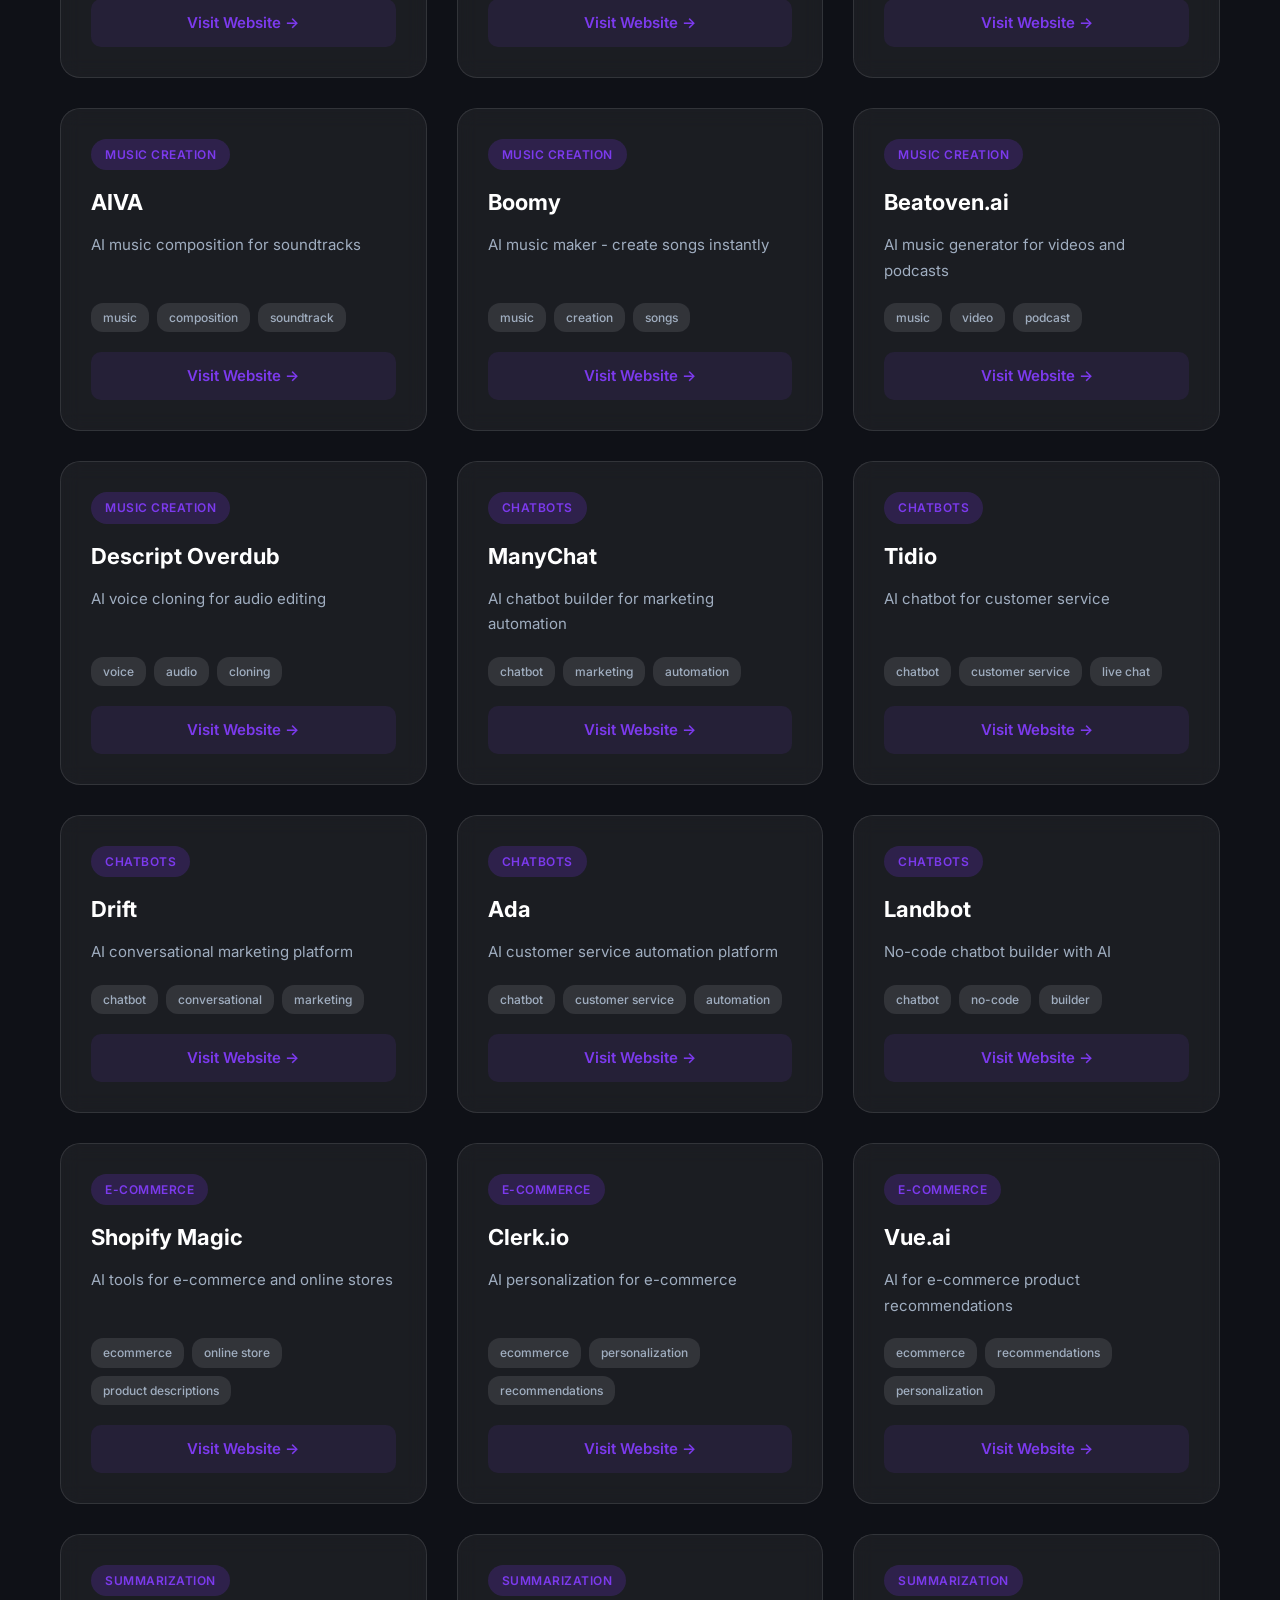
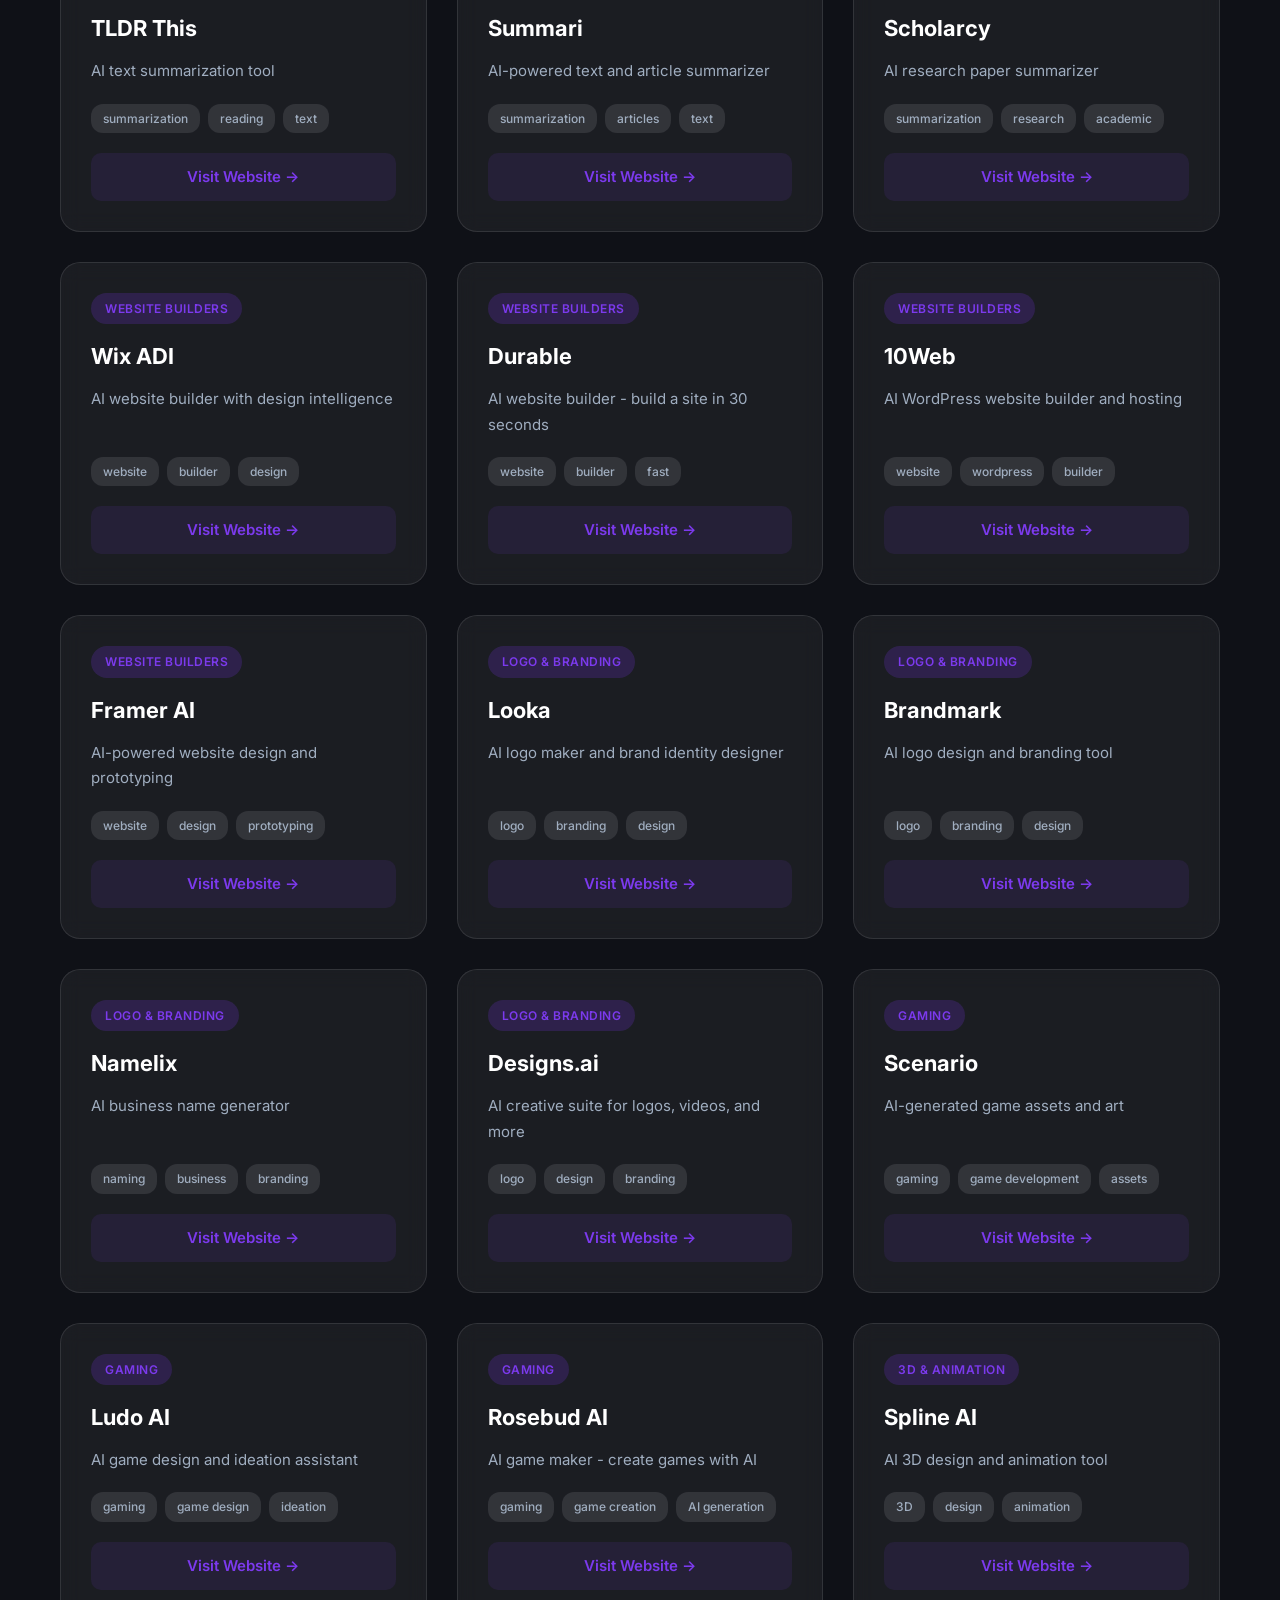
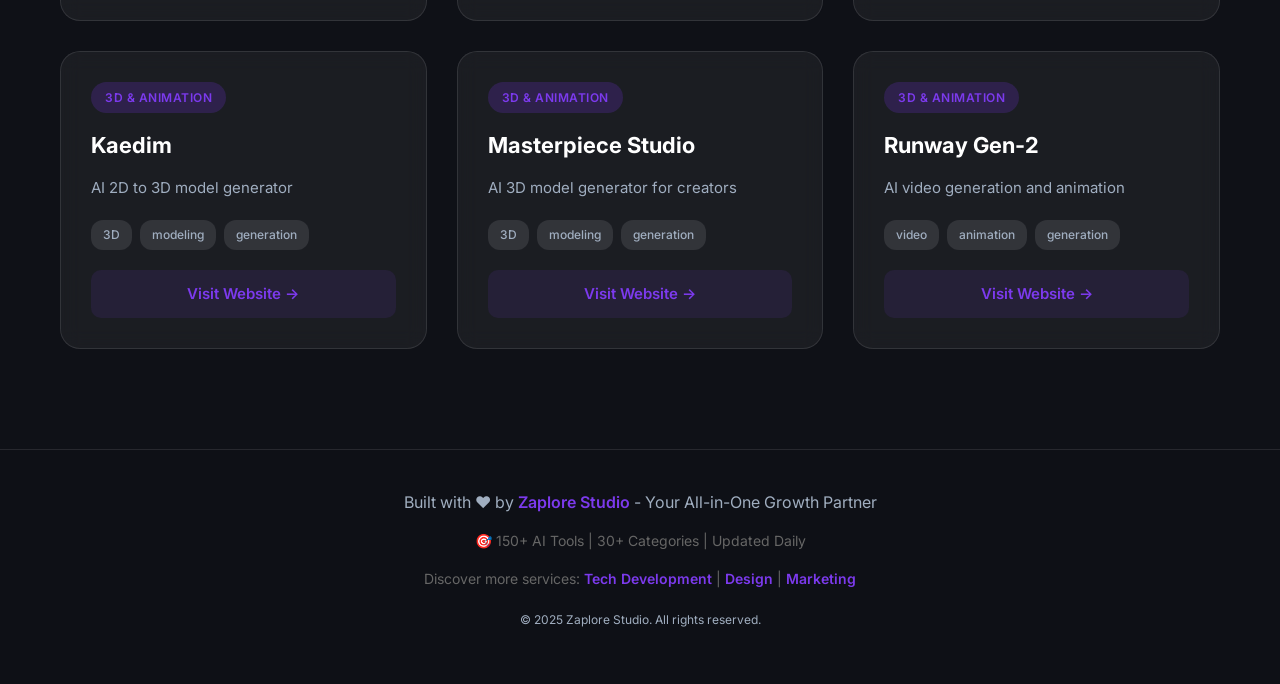
<file: studio/search-all-ai-tools.html>
<!DOCTYPE html>
<html lang="en">
<head>
    <meta charset="UTF-8">
    <meta name="viewport" content="width=device-width, initial-scale=1.0">
    <meta name="description" content="Discover the perfect AI tool for your needs. Browse 150+ AI solutions across 30+ categories including presentations, content creation, image generation, 3D design, and more.">
    <meta name="keywords" content="AI tools, AI directory, find AI tools, search AI tools, best AI tools, AI solutions, artificial intelligence tools, AI for business, AI tools directory, ChatGPT, Midjourney, DALL-E, Stable Diffusion, AI presentation maker, AI video editor, AI writing assistant, AI chatbot, AI image generator, AI voice generator, AI music generator, AI logo maker, AI website builder, AI content creator, AI for presentations, AI for video editing, AI for design, AI for marketing, AI for coding, AI for development, AI summarizer, AI translator, AI transcription, Beautiful.ai, Tome, Gamma, Canva AI, Adobe Firefly, Jasper AI, Copy.ai, Grammarly, Runway ML, Synthesia, Pictory, InVideo, GitHub Copilot, Notion AI, Perplexity AI, ElevenLabs, Murf AI, Soundraw, Remove.bg, Looka, Wix ADI, AI automation tools, machine learning tools, deep learning tools, AI productivity tools, AI email assistant, AI meeting assistant, AI research assistant, AI data analysis, AI text to speech, AI speech to text, AI background removal, AI photo editor, AI video creation, AI social media tools, AI SEO tools, AI copywriting, AI paraphrasing tool, AI grammar checker, AI code assistant, AI game development, AI 3D modeling, AI animation tools, AI e-commerce tools, AI customer service, free AI tools, online AI tools, AI tools 2025, AI software, AI applications, AI platforms, AI technology, generative AI tools, AI art generator, AI text generator, AI for content marketing, AI for small business, AI for startups, AI for education, AI for healthcare, AI tools comparison, top AI tools, popular AI tools, trending AI tools">
    <meta name="author" content="Zaplore Studio">
    <meta name="robots" content="index, follow">
    
    <!-- Canonical URL -->
    <link rel="canonical" href="https://zaplore.com/ai-tools.html">
    
    <!-- Additional SEO Meta Tags -->
    <meta name="language" content="English">
    <meta name="revisit-after" content="7 days">
    <meta name="distribution" content="global">
    <meta name="rating" content="general">
    <meta http-equiv="content-language" content="en-US">
    
    <link rel="icon" href="title.png" type="image/x-icon">
    
    <!-- Open Graph / Facebook -->
    <meta property="og:type" content="website">
    <meta property="og:url" content="https://zaplore.com/ai-tools.html">
    <meta property="og:title" content="AI Tools Directory - Find the Perfect AI Solution | Zaplore Studio">
    <meta property="og:description" content="Discover 150+ AI tools for every business need. Search and explore AI solutions for presentations, content, design, development, marketing, and more.">
    <meta property="og:image" content="https://zaplore.com/og-image.jpg">
    
    <!-- Twitter -->
    <meta property="twitter:card" content="summary_large_image">
    <meta property="twitter:url" content="https://zaplore.com/ai-tools.html">
    <meta property="twitter:title" content="AI Tools Directory - Find the Perfect AI Solution">
    <meta property="twitter:description" content="Discover 150+ AI tools for every business need. Search and explore AI solutions for presentations, design, and more.">
    <meta property="twitter:image" content="https://zaplore.com/og-image.jpg">
    
    <title>AI Tools Directory - Find the Perfect AI Solution | Zaplore Studio</title>
    
    <!-- Structured Data for SEO -->
    <script type="application/ld+json">
    {
        "@context": "https://schema.org",
        "@type": "WebSite",
        "name": "AI Tools Directory - Zaplore Studio",
        "url": "https://zaplore.com/ai-tools.html",
        "description": "Comprehensive directory of 150+ AI tools across 30+ categories. Find AI solutions for presentations, design, development, marketing, and more.",
        "publisher": {
            "@type": "Organization",
            "name": "Zaplore Studio",
            "url": "https://zaplore.com"
        },
        "potentialAction": {
            "@type": "SearchAction",
            "target": "https://zaplore.com/ai-tools.html?search={search_term_string}",
            "query-input": "required name=search_term_string"
        }
    }
    </script>
    
    <script type="application/ld+json">
    {
        "@context": "https://schema.org",
        "@type": "ItemList",
        "name": "AI Tools Directory",
        "description": "Curated list of the best AI tools for business and creativity",
        "numberOfItems": "150+",
        "itemListElement": [
            {
                "@type": "SoftwareApplication",
                "position": 1,
                "name": "ChatGPT",
                "applicationCategory": "AI Assistant",
                "description": "Advanced AI chatbot for conversations, content writing, coding"
            },
            {
                "@type": "SoftwareApplication",
                "position": 2,
                "name": "Midjourney",
                "applicationCategory": "AI Image Generator",
                "description": "AI image generation tool creating stunning artwork"
            },
            {
                "@type": "SoftwareApplication",
                "position": 3,
                "name": "Beautiful.ai",
                "applicationCategory": "AI Presentation Maker",
                "description": "AI-powered presentation maker with smart templates"
            }
        ]
    }
    </script>
    
    <script type="application/ld+json">
    {
        "@context": "https://schema.org",
        "@type": "BreadcrumbList",
        "itemListElement": [
            {
                "@type": "ListItem",
                "position": 1,
                "name": "Home",
                "item": "https://zaplore.com/"
            },
            {
                "@type": "ListItem",
                "position": 2,
                "name": "AI Tools Directory",
                "item": "https://zaplore.com/ai-tools.html"
            }
        ]
    }
    </script>
    
    <link rel="preconnect" href="https://fonts.googleapis.com">
    <link rel="preconnect" href="https://fonts.gstatic.com" crossorigin>
    <link href="https://fonts.googleapis.com/css2?family=Inter:wght@300;400;500;600;700;800&display=swap" rel="stylesheet">
    <link rel="stylesheet" href="styles.css">
    <style>
        /* Additional styles specific to standalone page */
        .ai-tools-page {
            min-height: 100vh;
            padding-top: 80px;
        }
        
        .ai-hero-section {
            background: linear-gradient(180deg, var(--dark-bg) 0%, rgba(28, 31, 74, 0.3) 100%);
            padding: 80px 0 60px;
            position: relative;
            overflow: hidden;
        }
        
        .ai-hero-section::before {
            content: '';
            position: absolute;
            width: 500px;
            height: 500px;
            background: var(--electric-purple);
            border-radius: 50%;
            filter: blur(100px);
            opacity: 0.2;
            top: -200px;
            right: -100px;
            animation: float 20s infinite ease-in-out;
        }
        
        .ai-hero-content {
            text-align: center;
            max-width: 800px;
            margin: 0 auto;
            position: relative;
            z-index: 1;
        }
        
        .ai-hero-badge {
            display: inline-block;
            padding: 10px 24px;
            background: rgba(124, 58, 237, 0.2);
            color: var(--electric-purple);
            border-radius: 30px;
            font-size: 14px;
            font-weight: 600;
            margin-bottom: 30px;
            border: 1px solid rgba(124, 58, 237, 0.3);
        }
        
        .ai-hero-title {
            font-size: 56px;
            font-weight: 800;
            line-height: 1.2;
            margin-bottom: 25px;
            background: var(--gradient-2);
            -webkit-background-clip: text;
            -webkit-text-fill-color: transparent;
            background-clip: text;
        }
        
        .ai-hero-subtitle {
            font-size: 20px;
            color: var(--text-secondary);
            line-height: 1.8;
            margin-bottom: 40px;
        }
        
        .ai-stats-row {
            display: flex;
            justify-content: center;
            gap: 50px;
            margin-top: 50px;
            padding-top: 40px;
            border-top: 1px solid rgba(255, 255, 255, 0.1);
        }
        
        .ai-stat-box {
            text-align: center;
        }
        
        .ai-stat-number {
            font-size: 48px;
            font-weight: 800;
            background: var(--gradient-2);
            -webkit-background-clip: text;
            -webkit-text-fill-color: transparent;
            background-clip: text;
            margin-bottom: 8px;
        }
        
        .ai-stat-label {
            font-size: 14px;
            color: var(--text-secondary);
            text-transform: uppercase;
            letter-spacing: 1px;
        }
        
        .ai-directory-main {
            padding: 60px 0 100px;
        }
        
        .back-to-home {
            display: inline-flex;
            align-items: center;
            gap: 8px;
            color: var(--text-secondary);
            text-decoration: none;
            font-weight: 500;
            transition: all 0.3s ease;
            margin-bottom: 20px;
        }
        
        .back-to-home:hover {
            color: var(--electric-purple);
            transform: translateX(-5px);
        }
        
        .category-chips {
            display: flex;
            gap: 12px;
            flex-wrap: wrap;
            justify-content: center;
            margin-bottom: 40px;
            padding: 0 20px;
        }
        
        .category-chip {
            padding: 10px 20px;
            background: rgba(255, 255, 255, 0.05);
            border: 1px solid rgba(255, 255, 255, 0.1);
            border-radius: 25px;
            color: var(--text-secondary);
            font-size: 14px;
            font-weight: 500;
            cursor: pointer;
            transition: all 0.3s ease;
        }
        
        .category-chip:hover,
        .category-chip.active {
            background: var(--electric-purple);
            border-color: var(--electric-purple);
            color: var(--white);
            transform: translateY(-2px);
        }
        
        .footer-minimal {
            background: rgba(15, 17, 23, 0.95);
            border-top: 1px solid rgba(255, 255, 255, 0.1);
            padding: 40px 0;
            text-align: center;
        }
        
        .footer-minimal p {
            color: var(--text-secondary);
            margin-bottom: 15px;
        }
        
        .footer-minimal a {
            color: var(--electric-purple);
            text-decoration: none;
            font-weight: 600;
        }
        
        .footer-minimal a:hover {
            text-decoration: underline;
        }
        
        @media (max-width: 768px) {
            .ai-hero-title {
                font-size: 36px;
            }
            
            .ai-hero-subtitle {
                font-size: 18px;
            }
            
            .ai-stats-row {
                flex-direction: column;
                gap: 30px;
            }
            
            .ai-stat-number {
                font-size: 36px;
            }
            
            .category-chips {
                gap: 8px;
            }
            
            .category-chip {
                padding: 8px 16px;
                font-size: 13px;
            }
        }
    </style>
</head>
<body class="ai-tools-page">
    <!-- Navigation -->
    <nav class="navbar scrolled" id="navbar">
        <div class="container">
            <div class="nav-content">
                <a href="index.html" class="logo" style="text-decoration: none;">
                    <span class="logo-text">Zaplore</span>
                    <span class="logo-studio">Studio</span>
                </a>
                <ul class="nav-links" id="navLinks">
                    <li><a href="index.html" class="nav-link">Home</a></li>
                    <li><a href="index.html#about" class="nav-link">About</a></li>
                    <li><a href="index.html#services" class="nav-link">Services</a></li>
                    <li><a href="ai-tools.html" class="nav-link active">AI Tools</a></li>
                    <li><a href="index.html#contact" class="nav-link">Contact</a></li>
                </ul>
                <a href="index.html#contact" class="btn-primary">Book a Demo</a>
                <button class="mobile-menu-btn" id="mobileMenuBtn">
                    <span></span>
                    <span></span>
                    <span></span>
                </button>
            </div>
        </div>
    </nav>

    <!-- Hero Section -->
    <section class="ai-hero-section">
        <div class="container">
            <div class="ai-hero-content">
                <div class="ai-hero-badge">🤖 AI Tools Discovery Platform</div>
                <h1 class="ai-hero-title">Find the Perfect AI Tool for Everything</h1>
                <p class="ai-hero-subtitle">
                    Discover, compare, and explore 150+ AI solutions across 30+ categories. 
                    From presentations to 3D design, find the AI tool that fits your needs perfectly.
                </p>
                
                <div class="ai-stats-row">
                    <div class="ai-stat-box">
                        <div class="ai-stat-number">150+</div>
                        <div class="ai-stat-label">AI Tools</div>
                    </div>
                    <div class="ai-stat-box">
                        <div class="ai-stat-number">30+</div>
                        <div class="ai-stat-label">Categories</div>
                    </div>
                    <div class="ai-stat-box">
                        <div class="ai-stat-number">100%</div>
                        <div class="ai-stat-label">Free to Browse</div>
                    </div>
                </div>
            </div>
        </div>
    </section>

    <!-- Main AI Directory Section -->
    <section class="ai-directory-main">
        <div class="container">
            <a href="index.html" class="back-to-home">
                <svg width="20" height="20" viewBox="0 0 24 24" fill="none" stroke="currentColor" stroke-width="2">
                    <path d="M19 12H5M12 19l-7-7 7-7"/>
                </svg>
                Back to Home
            </a>
            
            <!-- SEO Content -->
            <div style="max-width: 900px; margin: 0 auto 40px; text-align: center; display: none;" aria-hidden="true">
                <h2 style="font-size: 18px; color: var(--text-secondary); margin-bottom: 15px;">
                    Search and Discover AI Tools for Every Need
                </h2>
                <p style="font-size: 14px; color: var(--text-secondary); line-height: 1.6;">
                    Find the best AI tools for presentations, video editing, content creation, image generation, chatbots, music creation, 3D design, logo making, website building, writing assistance, and more. Browse top-rated AI solutions including ChatGPT, Midjourney, DALL-E, Beautiful.ai, Gamma, Tome, Runway ML, Synthesia, Canva AI, GitHub Copilot, and hundreds of other powerful AI applications.
                </p>
            </div>
            
            <div class="ai-search-wrapper">
                <div class="search-bar-container">
                    <div class="search-input-wrapper">
                        <svg class="search-icon" width="20" height="20" viewBox="0 0 24 24" fill="none" stroke="currentColor">
                            <circle cx="11" cy="11" r="8"></circle>
                            <path d="m21 21-4.35-4.35"></path>
                        </svg>
                        <input 
                            type="text" 
                            id="aiSearchInput" 
                            class="ai-search-input" 
                            placeholder="Search AI tools: presentations, video editing, chatbots, image generation, writing, design, music, 3D, logo, website..."
                            aria-label="Search AI tools by category or use case"
                            title="Search for AI tools by name, category, or use case"
                          
                            autofocus
                        >
                        <button id="clearSearch" class="clear-search-btn" style="display: none;">
                            <svg width="16" height="16" viewBox="0 0 24 24" fill="none" stroke="currentColor">
                                <line x1="18" y1="6" x2="6" y2="18"></line>
                                <line x1="6" y1="6" x2="18" y2="18"></line>
                            </svg>
                        </button>
                    </div>
                    <div class="filter-wrapper">
                        <select id="categoryFilter" class="category-filter">
                            <option value="all">All Categories</option>
                        </select>
                    </div>
                </div>
                
                <!-- Quick Category Chips -->
                <div class="category-chips" id="categoryChips">
                    <!-- Will be populated by JavaScript -->
                </div>
                
                <div class="results-header">
                    <span id="resultsCount" class="results-count">Loading AI tools...</span>
                </div>
            </div>
            
            <div class="ai-tools-grid" id="aiToolsGrid">
                <!-- AI tools will be dynamically loaded here -->
                <div class="loading-state">
                    <div class="loading-spinner"></div>
                    <p>Loading AI tools...</p>
                </div>
            </div>
        </div>
    </section>

    <!-- Footer -->
    <footer class="footer-minimal">
        <div class="container">
            <p>Built with ❤️ by <a href="index.html">Zaplore Studio</a> - Your All-in-One Growth Partner</p>
            <p style="font-size: 14px; color: #666; margin-top: 10px;">
                🎯 150+ AI Tools | 30+ Categories | Updated Daily
            </p>
            <p style="font-size: 14px; color: #666; margin-top: 10px;">
                Discover more services: <a href="index.html#services">Tech Development</a> | 
                <a href="index.html#services">Design</a> | 
                <a href="index.html#services">Marketing</a>
            </p>
            <p style="font-size: 12px; margin-top: 20px;">&copy; 2025 Zaplore Studio. All rights reserved.</p>
        </div>
    </footer>

    <!-- Scripts -->
    <script>
        // Mobile menu toggle
        const mobileMenuBtn = document.getElementById('mobileMenuBtn');
        const navLinks = document.getElementById('navLinks');

        if (mobileMenuBtn) {
            mobileMenuBtn.addEventListener('click', () => {
                mobileMenuBtn.classList.toggle('active');
                navLinks.classList.toggle('active');
            });
        }

        // Close mobile menu when clicking on a link
        document.querySelectorAll('.nav-link').forEach(link => {
            link.addEventListener('click', () => {
                if (mobileMenuBtn) mobileMenuBtn.classList.remove('active');
                if (navLinks) navLinks.classList.remove('active');
            });
        });
    </script>
    <script src="ai-directory.js"></script>
    <script>
        // Auto-search if query parameter exists
        window.addEventListener('DOMContentLoaded', () => {
            const urlParams = new URLSearchParams(window.location.search);
            const searchQuery = urlParams.get('search');
            
            if (searchQuery) {
                const searchInput = document.getElementById('aiSearchInput');
                const clearBtn = document.getElementById('clearSearch');
                
                if (searchInput) {
                    searchInput.value = searchQuery;
                    currentFilters.searchQuery = searchQuery;
                    
                    // Show clear button
                    if (clearBtn) {
                        clearBtn.style.display = 'block';
                    }
                    
                    // Trigger search
                    setTimeout(() => {
                        filterTools();
                    }, 100);
                }
            }
        });
        
        // Enhanced functionality for standalone page
        
        // Generate category chips
        function generateCategoryChips() {
            const categoryChipsContainer = document.getElementById('categoryChips');
            if (!categoryChipsContainer) return;
            
            const popularCategories = [
                'Content Creation',
                'Image Generation',
                'Video Creation',
                'Development',
                'Marketing',
                'Productivity'
            ];
            
            categoryChipsContainer.innerHTML = popularCategories.map(cat => 
                `<div class="category-chip" data-category="${cat}">${cat}</div>`
            ).join('');
            
            // Add click handlers
            document.querySelectorAll('.category-chip').forEach(chip => {
                chip.addEventListener('click', () => {
                    // Remove active from all chips
                    document.querySelectorAll('.category-chip').forEach(c => c.classList.remove('active'));
                    
                    // Add active to clicked chip
                    chip.classList.add('active');
                    
                    // Update filter
                    const category = chip.getAttribute('data-category');
                    const categoryFilter = document.getElementById('categoryFilter');
                    if (categoryFilter) {
                        categoryFilter.value = category;
                        currentFilters.category = category;
                        filterTools();
                    }
                });
            });
            
            // Add "All" chip at the beginning
            const allChip = document.createElement('div');
            allChip.className = 'category-chip active';
            allChip.setAttribute('data-category', 'all');
            allChip.textContent = 'All Tools';
            allChip.addEventListener('click', () => {
                document.querySelectorAll('.category-chip').forEach(c => c.classList.remove('active'));
                allChip.classList.add('active');
                const categoryFilter = document.getElementById('categoryFilter');
                if (categoryFilter) {
                    categoryFilter.value = 'all';
                    currentFilters.category = 'all';
                    filterTools();
                }
            });
            categoryChipsContainer.insertBefore(allChip, categoryChipsContainer.firstChild);
        }
        
        // Initialize category chips after DOM is loaded
        if (document.readyState === 'loading') {
            document.addEventListener('DOMContentLoaded', () => {
                setTimeout(generateCategoryChips, 100);
            });
        } else {
            setTimeout(generateCategoryChips, 100);
        }
        
        // Sync dropdown with chips
        const categoryFilter = document.getElementById('categoryFilter');
        if (categoryFilter) {
            categoryFilter.addEventListener('change', () => {
                const selectedCategory = categoryFilter.value;
                document.querySelectorAll('.category-chip').forEach(chip => {
                    chip.classList.remove('active');
                    if (chip.getAttribute('data-category') === selectedCategory) {
                        chip.classList.add('active');
                    }
                });
            });
        }
    </script>
</body>
</html>
</file>
<file: styles.css>
/* Reset and Base Styles */
* {
    margin: 0;
    padding: 0;
    box-sizing: border-box;
}

:root {
    --primary-blue: #1C1F4A;
    --electric-purple: #7C3AED;
    --soft-gray: #E5E7EB;
    --white: #FFFFFF;
    --dark-bg: #0F1117;
    --card-bg: rgba(255, 255, 255, 0.05);
    --text-primary: #FFFFFF;
    --text-secondary: #A0AEC0;
    --gradient-1: linear-gradient(135deg, #667eea 0%, #764ba2 100%);
    --gradient-2: linear-gradient(135deg, #7C3AED 0%, #4F46E5 100%);
}

html {
    scroll-behavior: smooth;
    overflow-x: hidden;
    -webkit-font-smoothing: antialiased;
    -moz-osx-font-smoothing: grayscale;
}

body {
    font-family: 'Inter', -apple-system, BlinkMacSystemFont, 'Segoe UI', Roboto, sans-serif;
    background: var(--dark-bg);
    color: var(--text-primary);
    line-height: 1.6;
    overflow-x: hidden;
    transform: translateZ(0);
}

.container {
    max-width: 1200px;
    margin: 0 auto;
    padding: 0 20px;
}

/* Navigation */
.navbar {
    position: fixed;
    top: 0;
    left: 0;
    right: 0;
    z-index: 1000;
    background: rgba(15, 17, 23, 0.8);
    backdrop-filter: blur(10px);
    border-bottom: 1px solid rgba(255, 255, 255, 0.1);
    transition: all 0.3s ease;
}

.navbar.scrolled {
    background: rgba(15, 17, 23, 0.95);
    box-shadow: 0 4px 20px rgba(0, 0, 0, 0.3);
}

.nav-content {
    display: flex;
    align-items: center;
    justify-content: space-between;
    padding: 20px 0;
}

.logo {
    font-size: 24px;
    font-weight: 800;
    display: flex;
    gap: 5px;
}

.logo-text {
    color: var(--white);
}

.logo-studio {
    background: var(--gradient-2);
    -webkit-background-clip: text;
    -webkit-text-fill-color: transparent;
    background-clip: text;
}

.nav-links {
    display: flex;
    list-style: none;
    gap: 40px;
}

.nav-link {
    color: var(--text-secondary);
    text-decoration: none;
    font-weight: 500;
    transition: color 0.3s ease;
    position: relative;
}

.nav-link:hover,
.nav-link.active {
    color: var(--white);
}

.nav-link::after {
    content: '';
    position: absolute;
    bottom: -5px;
    left: 0;
    width: 0;
    height: 2px;
    background: var(--electric-purple);
    transition: width 0.3s ease;
}

.nav-link:hover::after {
    width: 100%;
}

.mobile-menu-btn {
    display: none;
    flex-direction: column;
    gap: 5px;
    background: none;
    border: none;
    cursor: pointer;
}

.mobile-menu-btn span {
    width: 25px;
    height: 3px;
    background: var(--white);
    transition: all 0.3s ease;
}

/* Buttons */
.btn-primary,
.btn-secondary {
    padding: 12px 28px;
    border-radius: 8px;
    text-decoration: none;
    font-weight: 600;
    transition: all 0.3s ease;
    display: inline-block;
    cursor: pointer;
    border: none;
    font-size: 16px;
}

.btn-primary {
    background: var(--gradient-2);
    color: var(--white);
}

.btn-primary:hover {
    transform: translateY(-2px);
    box-shadow: 0 10px 30px rgba(124, 58, 237, 0.4);
}

.btn-secondary {
    background: transparent;
    color: var(--white);
    border: 2px solid var(--electric-purple);
}

.btn-secondary:hover {
    background: var(--electric-purple);
}

.btn-large {
    padding: 16px 36px;
    font-size: 18px;
}

.btn-full {
    width: 100%;
    position: relative;
    z-index: 1;
}

/* Hero Section */
.hero {
    min-height: 100vh;
    display: flex;
    align-items: center;
    justify-content: center;
    position: relative;
    padding-top: 80px;
}

.hero-background {
    position: absolute;
    top: 0;
    left: 0;
    right: 0;
    bottom: 0;
    overflow: hidden;
    z-index: -1;
}

.gradient-orb {
    position: absolute;
    border-radius: 50%;
    filter: blur(80px);
    opacity: 0.3;
    animation: float 20s infinite ease-in-out;
}

.orb-1 {
    width: 500px;
    height: 500px;
    background: var(--electric-purple);
    top: -200px;
    right: -100px;
}

.orb-2 {
    width: 400px;
    height: 400px;
    background: #4F46E5;
    bottom: -100px;
    left: -100px;
    animation-delay: -5s;
}

.orb-3 {
    width: 300px;
    height: 300px;
    background: #667eea;
    top: 50%;
    left: 50%;
    animation-delay: -10s;
}

@keyframes float {
    0%, 100% { transform: translate(0, 0) scale(1); }
    33% { transform: translate(30px, -30px) scale(1.1); }
    66% { transform: translate(-20px, 20px) scale(0.9); }
}

.hero-content {
    text-align: center;
    max-width: 900px;
    margin: 0 auto;
    animation: fadeInUp 1s ease;
}

@keyframes fadeInUp {
    from {
        opacity: 0;
        transform: translateY(30px);
    }
    to {
        opacity: 1;
        transform: translateY(0);
    }
}

.hero-title {
    font-size: 64px;
    font-weight: 800;
    line-height: 1.2;
    margin-bottom: 30px;
}

.title-line {
    display: block;
}

.gradient-text {
    background: var(--gradient-2);
    -webkit-background-clip: text;
    -webkit-text-fill-color: transparent;
    background-clip: text;
}

.hero-subtitle {
    font-size: 20px;
    color: var(--text-secondary);
    margin-bottom: 40px;
    line-height: 1.8;
}

.hero-cta {
    display: flex;
    gap: 20px;
    justify-content: center;
    margin-bottom: 60px;
}

.hero-stats {
    display: flex;
    justify-content: center;
    gap: 60px;
    padding-top: 40px;
    border-top: 1px solid rgba(255, 255, 255, 0.1);
}

.stat-item {
    text-align: center;
}

.stat-number {
    font-size: 42px;
    font-weight: 800;
    background: var(--gradient-2);
    -webkit-background-clip: text;
    -webkit-text-fill-color: transparent;
    background-clip: text;
}

.stat-label {
    font-size: 14px;
    color: var(--text-secondary);
    margin-top: 8px;
}

.scroll-indicator {
    position: absolute;
    bottom: 40px;
    left: 50%;
    transform: translateX(-50%);
    animation: bounce 2s infinite;
}

@keyframes bounce {
    0%, 20%, 50%, 80%, 100% { transform: translateX(-50%) translateY(0); }
    40% { transform: translateX(-50%) translateY(-10px); }
    60% { transform: translateX(-50%) translateY(-5px); }
}

.mouse {
    width: 24px;
    height: 40px;
    border: 2px solid var(--electric-purple);
    border-radius: 12px;
    position: relative;
}

.mouse::before {
    content: '';
    width: 4px;
    height: 8px;
    background: var(--electric-purple);
    position: absolute;
    top: 8px;
    left: 50%;
    transform: translateX(-50%);
    border-radius: 2px;
    animation: scroll 2s infinite;
}

@keyframes scroll {
    0% { opacity: 1; transform: translateX(-50%) translateY(0); }
    100% { opacity: 0; transform: translateX(-50%) translateY(10px); }
}

@keyframes borderRotate {
    0% {
        transform: rotate(0deg);
    }
    100% {
        transform: rotate(360deg);
    }
}

/* Reduce motion for accessibility and performance */
@media (prefers-reduced-motion: reduce) {
    .contact::before {
        animation: none;
    }
}

/* Section Styles */
section {
    padding: 40px 0;
    position: relative;
}

.section-header {
    text-align: center;
    margin-bottom: 60px;
}

.section-tag {
    display: inline-block;
    padding: 8px 20px;
    background: rgba(124, 58, 237, 0.2);
    color: var(--electric-purple);
    border-radius: 20px;
    font-size: 14px;
    font-weight: 600;
    margin-bottom: 20px;
}

.section-title {
    font-size: 48px;
    font-weight: 800;
    margin-bottom: 20px;
}

.section-description {
    font-size: 18px;
    color: var(--text-secondary);
    max-width: 700px;
    margin: 0 auto;
}

/* About Section */
.about {
    background: linear-gradient(180deg, var(--dark-bg) 0%, rgba(28, 31, 74, 0.2) 100%);
}

.about-content {
    display: grid;
    grid-template-columns: 1.5fr 1fr;
    gap: 60px;
    align-items: center;
}

.about-paragraph {
    font-size: 18px;
    color: var(--text-secondary);
    margin-bottom: 24px;
    line-height: 1.8;
}

.about-features {
    margin-top: 40px;
    display: flex;
    flex-direction: column;
    gap: 20px;
}

.feature-item {
    display: flex;
    gap: 15px;
    align-items: flex-start;
}

.feature-icon {
    width: 28px;
    height: 28px;
    background: var(--gradient-2);
    border-radius: 50%;
    display: flex;
    align-items: center;
    justify-content: center;
    flex-shrink: 0;
    font-size: 14px;
}

.feature-text {
    color: var(--white);
    font-size: 16px;
}

.about-visual {
    position: relative;
}

.glass-card {
    background: rgba(255, 255, 255, 0.05);
    backdrop-filter: blur(10px);
    border: 1px solid rgba(255, 255, 255, 0.1);
    border-radius: 20px;
    padding: 40px;
    text-align: center;
}

.card-icon {
    font-size: 60px;
    margin-bottom: 20px;
}

.glass-card h3 {
    font-size: 24px;
    margin-bottom: 15px;
}

.glass-card p {
    color: var(--text-secondary);
    line-height: 1.8;
}

/* Services Section */
.services {
    background: var(--dark-bg);
    position: relative;
}

.services-carousel-container {
    position: relative;
    padding: 0 80px;
}

.carousel-nav-btn {
    position: absolute;
    top: 50%;
    transform: translateY(-50%);
    width: 56px;
    height: 56px;
    border-radius: 50%;
    background: rgba(255, 255, 255, 0.05);
    backdrop-filter: blur(10px);
    border: 2px solid rgba(124, 58, 237, 0.3);
    color: var(--white);
    cursor: pointer;
    display: flex;
    align-items: center;
    justify-content: center;
    transition: all 0.3s ease;
    z-index: 10;
}

.carousel-nav-btn:hover {
    background: var(--electric-purple);
    border-color: var(--electric-purple);
    transform: translateY(-50%) scale(1.1);
    box-shadow: 0 10px 30px rgba(124, 58, 237, 0.5);
}

.carousel-nav-btn:active {
    transform: translateY(-50%) scale(0.95);
}

.carousel-nav-btn:disabled {
    opacity: 0.2;
    cursor: not-allowed;
    transform: translateY(-50%);
}

.prev-btn {
    left: 10px;
}

.next-btn {
    right: 10px;
}

.services-carousel-track {
    overflow: hidden;
}

.services-carousel {
    display: flex;
    gap: 30px;
    transition: transform 0.8s cubic-bezier(0.25, 0.46, 0.45, 0.94);
    will-change: transform;
}

.services-grid {
    display: grid;
    grid-template-columns: repeat(auto-fit, minmax(350px, 1fr));
    gap: 30px;
}

.service-card {
    background: rgba(255, 255, 255, 0.05);
    backdrop-filter: blur(10px);
    border: 1px solid rgba(255, 255, 255, 0.1);
    border-radius: 20px;
    padding: 40px;
    transition: all 0.3s ease;
    flex: 0 0 calc(33.333% - 20px);
    min-width: 320px;
}

.service-card:hover {
    transform: translateY(-10px);
    border-color: var(--electric-purple);
    box-shadow: 0 20px 40px rgba(124, 58, 237, 0.2);
}

.service-icon {
    font-size: 48px;
    margin-bottom: 20px;
}

.service-title {
    font-size: 24px;
    margin-bottom: 15px;
}

.service-description {
    color: var(--text-secondary);
    margin-bottom: 20px;
    line-height: 1.7;
}

.service-features {
    list-style: none;
    display: flex;
    flex-direction: column;
    gap: 10px;
}

.service-features li {
    color: var(--text-secondary);
    padding-left: 25px;
    position: relative;
    font-size: 14px;
}

.service-features li::before {
    content: '→';
    position: absolute;
    left: 0;
    color: var(--electric-purple);
}

/* Portfolio Section */
.portfolio {
    background: linear-gradient(180deg, var(--dark-bg) 0%, rgba(28, 31, 74, 0.2) 100%);
}

.portfolio-grid {
    display: grid;
    grid-template-columns: repeat(auto-fit, minmax(280px, 1fr));
    gap: 30px;
}

.portfolio-item {
    background: rgba(255, 255, 255, 0.05);
    backdrop-filter: blur(10px);
    border: 1px solid rgba(255, 255, 255, 0.1);
    border-radius: 20px;
    overflow: hidden;
    transition: all 0.3s ease;
}

.portfolio-item:hover {
    transform: translateY(-10px);
    box-shadow: 0 20px 40px rgba(0, 0, 0, 0.3);
}

.portfolio-image {
    position: relative;
    height: 250px;
    overflow: hidden;
}

.portfolio-placeholder {
    width: 100%;
    height: 100%;
    display: flex;
    align-items: center;
    justify-content: center;
}

.portfolio-category {
    background: rgba(255, 255, 255, 0.2);
    backdrop-filter: blur(10px);
    padding: 8px 16px;
    border-radius: 8px;
    font-size: 14px;
    font-weight: 600;
}

.portfolio-content {
    padding: 30px;
}

.portfolio-content h3 {
    font-size: 20px;
    margin-bottom: 12px;
}

.portfolio-content p {
    color: var(--text-secondary);
    margin-bottom: 20px;
    line-height: 1.7;
}

.portfolio-tags {
    display: flex;
    gap: 10px;
    flex-wrap: wrap;
}

.tag {
    background: rgba(124, 58, 237, 0.2);
    color: var(--electric-purple);
    padding: 6px 14px;
    border-radius: 12px;
    font-size: 12px;
    font-weight: 600;
}

/* AI Directory Section */
.ai-directory {
    background: linear-gradient(180deg, var(--dark-bg) 0%, rgba(28, 31, 74, 0.2) 100%);
    position: relative;
}

.ai-search-wrapper {
    margin-bottom: 50px;
}

.search-bar-container {
    display: grid;
    grid-template-columns: 1fr auto;
    gap: 20px;
    margin-bottom: 30px;
}

.search-input-wrapper {
    position: relative;
    display: flex;
    align-items: center;
}

.search-icon {
    position: absolute;
    left: 20px;
    color: var(--text-secondary);
    pointer-events: none;
}

.ai-search-input {
    width: 100%;
    padding: 16px 50px 16px 55px;
    background: rgba(255, 255, 255, 0.05);
    border: 2px solid rgba(255, 255, 255, 0.1);
    border-radius: 12px;
    color: var(--white);
    font-size: 16px;
    font-family: 'Inter', sans-serif;
    transition: all 0.3s ease;
}

.ai-search-input:focus {
    outline: none;
    border-color: var(--electric-purple);
    background: rgba(255, 255, 255, 0.08);
    box-shadow: 0 0 0 4px rgba(124, 58, 237, 0.1);
}

.ai-search-input::placeholder {
    color: var(--text-secondary);
}

.clear-search-btn {
    position: absolute;
    right: 15px;
    background: rgba(255, 255, 255, 0.1);
    border: none;
    border-radius: 50%;
    width: 30px;
    height: 30px;
    display: flex;
    align-items: center;
    justify-content: center;
    cursor: pointer;
    color: var(--text-secondary);
    transition: all 0.3s ease;
}

.clear-search-btn:hover {
    background: rgba(255, 255, 255, 0.2);
    color: var(--white);
}

.filter-wrapper {
    min-width: 220px;
}

.category-filter {
    width: 100%;
    padding: 16px 20px;
    background: rgba(255, 255, 255, 0.05);
    border: 2px solid rgba(255, 255, 255, 0.1);
    border-radius: 12px;
    color: var(--white);
    font-size: 16px;
    font-family: 'Inter', sans-serif;
    cursor: pointer;
    transition: all 0.3s ease;
    appearance: none;
    background-image: url("data:image/svg+xml,%3Csvg xmlns='http://www.w3.org/2000/svg' width='12' height='12' viewBox='0 0 12 12'%3E%3Cpath fill='%23A0AEC0' d='M6 9L1 4h10z'/%3E%3C/svg%3E");
    background-repeat: no-repeat;
    background-position: right 20px center;
    padding-right: 45px;
}

.category-filter:focus {
    outline: none;
    border-color: var(--electric-purple);
    background-color: rgba(255, 255, 255, 0.08);
}

.category-filter option {
    background: #1a1d2e;
    color: var(--white);
    padding: 10px;
}

.results-header {
    display: flex;
    justify-content: space-between;
    align-items: center;
    padding: 15px 0;
}

.results-count {
    font-size: 16px;
    color: var(--text-secondary);
    font-weight: 600;
}

.ai-tools-grid {
    display: grid;
    grid-template-columns: repeat(auto-fill, minmax(320px, 1fr));
    gap: 30px;
    min-height: 400px;
}

.ai-tool-card {
    background: rgba(255, 255, 255, 0.05);
    backdrop-filter: blur(10px);
    border: 1px solid rgba(255, 255, 255, 0.1);
    border-radius: 20px;
    padding: 30px;
    transition: all 0.3s ease;
    display: flex;
    flex-direction: column;
    position: relative;
    overflow: hidden;
}

.ai-tool-card::before {
    content: '';
    position: absolute;
    top: 0;
    left: 0;
    right: 0;
    height: 4px;
    background: var(--gradient-2);
    transform: scaleX(0);
    transition: transform 0.3s ease;
}

.ai-tool-card:hover {
    transform: translateY(-8px);
    border-color: var(--electric-purple);
    box-shadow: 0 20px 40px rgba(124, 58, 237, 0.2);
}

.ai-tool-card:hover::before {
    transform: scaleX(1);
}

.tool-header {
    display: flex;
    justify-content: space-between;
    align-items: center;
    margin-bottom: 15px;
}

.tool-category-badge {
    background: rgba(124, 58, 237, 0.2);
    color: var(--electric-purple);
    padding: 6px 14px;
    border-radius: 20px;
    font-size: 12px;
    font-weight: 600;
    text-transform: uppercase;
    letter-spacing: 0.5px;
}

.tool-name {
    font-size: 22px;
    font-weight: 700;
    margin-bottom: 12px;
    color: var(--white);
}

.tool-description {
    color: var(--text-secondary);
    line-height: 1.7;
    margin-bottom: 20px;
    flex-grow: 1;
    font-size: 15px;
}

.tool-tags {
    display: flex;
    gap: 8px;
    flex-wrap: wrap;
    margin-bottom: 20px;
}

.tool-tag {
    background: rgba(255, 255, 255, 0.1);
    color: var(--text-secondary);
    padding: 5px 12px;
    border-radius: 12px;
    font-size: 12px;
    font-weight: 500;
}

.tool-link {
    display: inline-flex;
    align-items: center;
    gap: 8px;
    color: var(--electric-purple);
    text-decoration: none;
    font-weight: 600;
    font-size: 15px;
    transition: all 0.3s ease;
    padding: 12px 20px;
    background: rgba(124, 58, 237, 0.1);
    border-radius: 10px;
    text-align: center;
    justify-content: center;
}

.tool-link:hover {
    background: var(--electric-purple);
    color: var(--white);
    transform: translateX(5px);
}

.loading-state {
    grid-column: 1 / -1;
    display: flex;
    flex-direction: column;
    align-items: center;
    justify-content: center;
    padding: 80px 20px;
    color: var(--text-secondary);
}

.loading-spinner {
    width: 50px;
    height: 50px;
    border: 4px solid rgba(124, 58, 237, 0.2);
    border-top-color: var(--electric-purple);
    border-radius: 50%;
    animation: spin 1s linear infinite;
    margin-bottom: 20px;
}

@keyframes spin {
    to { transform: rotate(360deg); }
}

.no-results {
    grid-column: 1 / -1;
    text-align: center;
    padding: 80px 20px;
}

.no-results-icon {
    font-size: 80px;
    margin-bottom: 20px;
    opacity: 0.5;
}

.no-results h3 {
    font-size: 28px;
    margin-bottom: 12px;
    color: var(--white);
}

.no-results p {
    color: var(--text-secondary);
    font-size: 16px;
}

/* Testimonials Section */
.testimonials {
    background: var(--dark-bg);
}

.testimonials-grid {
    display: grid;
    grid-template-columns: repeat(auto-fit, minmax(320px, 1fr));
    gap: 30px;
}

.testimonial-card {
    background: rgba(255, 255, 255, 0.05);
    backdrop-filter: blur(10px);
    border: 1px solid rgba(255, 255, 255, 0.1);
    border-radius: 20px;
    padding: 40px;
    transition: all 0.3s ease;
}

.testimonial-card:hover {
    transform: translateY(-5px);
    border-color: var(--electric-purple);
}

.testimonial-rating {
    font-size: 20px;
    margin-bottom: 20px;
}

.testimonial-text {
    color: var(--text-secondary);
    line-height: 1.8;
    margin-bottom: 30px;
    font-style: italic;
}

.testimonial-author {
    display: flex;
    gap: 15px;
    align-items: center;
}

.author-avatar {
    width: 50px;
    height: 50px;
    border-radius: 50%;
    background: var(--gradient-2);
    display: flex;
    align-items: center;
    justify-content: center;
    font-weight: 700;
    font-size: 18px;
}

.author-name {
    font-weight: 600;
    margin-bottom: 5px;
}

.author-role {
    color: var(--text-secondary);
    font-size: 14px;
}

/* Contact Section */
.contact {
    background: linear-gradient(180deg, var(--dark-bg) 0%, rgba(28, 31, 74, 0.2) 100%);
    position: relative;
    contain: layout style;
    isolation: isolate;
    --border-animation: borderRotate 8s linear infinite;
}

.contact::before {
    content: '';
    position: absolute;
    inset: -2px;
    /* background: conic-gradient(
        from 0deg,
        transparent 20deg,
        transparent 0deg,
        rgba(163, 117, 241, 0.3) 90deg,
        rgba(79, 70, 229, 0.25) 120deg,
        rgba(124, 58, 237, 0.3) 150deg,
        transparent 0deg,
        transparent 0deg,
        rgba(124, 58, 237, 0.2) 270deg,
        transparent 0deg,
        transparent 0deg
    ); */
    border-radius: 0;
    animation: var(--border-animation);
    pointer-events: none;
    z-index: -1;
    will-change: transform;
    transform: translateZ(0);
    backface-visibility: hidden;
    -webkit-backface-visibility: hidden;
    perspective: 1000px;
    opacity: 0.6;
}

.contact > .container {
    position: relative;
    z-index: 1;
}

.contact::after {
    content: '';
    position: absolute;
    inset: 0;
    background: var(--dark-bg);
    z-index: 0;
}

.contact-wrapper {
    display: grid;
    grid-template-columns: 1fr 1.5fr;
    gap: 60px;
    align-items: start;
}

.contact-description {
    color: var(--text-secondary);
    font-size: 18px;
    line-height: 1.8;
    margin-bottom: 40px;
}

.contact-details {
    display: flex;
    flex-direction: column;
    gap: 25px;
    margin-bottom: 40px;
}

.contact-item {
    display: flex;
    gap: 15px;
    align-items: flex-start;
}

.contact-icon {
    font-size: 28px;
}

.contact-label {
    font-size: 14px;
    color: var(--text-secondary);
    margin-bottom: 5px;
}

.contact-text a {
    color: var(--white);
    text-decoration: none;
    font-weight: 600;
}

.contact-text a:hover {
    color: var(--electric-purple);
}

.social-links {
    display: flex;
    gap: 15px;
}

.social-link {
    width: 45px;
    height: 45px;
    border-radius: 50%;
    background: rgba(255, 255, 255, 0.05);
    border: 1px solid rgba(255, 255, 255, 0.1);
    display: flex;
    align-items: center;
    justify-content: center;
    color: var(--white);
    transition: all 0.3s ease;
}

.social-link:hover {
    background: var(--electric-purple);
    border-color: var(--electric-purple);
    transform: translateY(-3px);
}

/* Form Styles */
.contact-form {
    background: rgba(255, 255, 255, 0.05);
    backdrop-filter: blur(10px);
    border: 1px solid rgba(255, 255, 255, 0.1);
    border-radius: 20px;
    padding: 40px;
    position: relative;
    overflow: hidden;
}

.form-border-line {
    position: absolute;
    pointer-events: none;
    z-index: 10;
}

.form-border-top {
    top: 0;
    left: 0;
    width: 100%;
    height: 5px;
    background: linear-gradient(90deg, transparent, var(--electric-purple), transparent);
    animation: moveBorderTop 8s linear infinite;
}

.form-border-right {
    top: 0;
    right: 0;
    width: 3px;
    height: 100%;
    background: linear-gradient(180deg, transparent, var(--electric-purple), transparent);
    animation: moveBorderRight 8s linear infinite;
    animation-delay: 2s;
}

.form-border-bottom {
    bottom: 0;
    right: 0;
    width: 100%;
    height: 3px;
    background: linear-gradient(90deg, transparent, var(--electric-purple), transparent);
    animation: moveBorderBottom 8s linear infinite;
    animation-delay: 4s;
}

.form-border-left {
    bottom: 0;
    left: 0;
    width: 3px;
    height: 100%;
    background: linear-gradient(180deg, transparent, var(--electric-purple), transparent);
    animation: moveBorderLeft 8s linear infinite;
    animation-delay: 6s;
}

@keyframes moveBorderTop {
    0% {
        transform: translateX(-100%);
        opacity: 0;
    }
    5% {
        opacity: 1;
    }
    20% {
        opacity: 1;
    }
    25% {
        transform: translateX(100%);
        opacity: 0;
    }
    100% {
        transform: translateX(100%);
        opacity: 0;
    }
}

@keyframes moveBorderRight {
    0% {
        transform: translateY(-100%);
        opacity: 0;
    }
    5% {
        opacity: 1;
    }
    20% {
        opacity: 1;
    }
    25% {
        transform: translateY(100%);
        opacity: 0;
    }
    100% {
        transform: translateY(100%);
        opacity: 0;
    }
}

@keyframes moveBorderBottom {
    0% {
        transform: translateX(100%);
        opacity: 0;
    }
    5% {
        opacity: 1;
    }
    20% {
        opacity: 1;
    }
    25% {
        transform: translateX(-100%);
        opacity: 0;
    }
    100% {
        transform: translateX(-100%);
        opacity: 0;
    }
}

@keyframes moveBorderLeft {
    0% {
        transform: translateY(100%);
        opacity: 0;
    }
    5% {
        opacity: 1;
    }
    20% {
        opacity: 1;
    }
    25% {
        transform: translateY(-100%);
        opacity: 0;
    }
    100% {
        transform: translateY(-100%);
        opacity: 0;
    }
}

.alert {
    padding: 15px 20px;
    border-radius: 10px;
    margin-bottom: 25px;
    font-size: 14px;
    position: relative;
    z-index: 1;
}

.alert-success {
    background: rgba(72, 187, 120, 0.1);
    border: 1px solid rgba(72, 187, 120, 0.3);
    color: #48bb78;
}

.alert-error {
    background: rgba(245, 101, 101, 0.1);
    border: 1px solid rgba(245, 101, 101, 0.3);
    color: #f56565;
}

.alert p {
    margin: 0;
    line-height: 1.5;
}

.form-group {
    margin-bottom: 25px;
    position: relative;
    z-index: 1;
}

.form-group label {
    display: block;
    margin-bottom: 10px;
    font-weight: 600;
    color: var(--white);
}

.form-group input,
.form-group select,
.form-group textarea {
    width: 100%;
    padding: 14px 18px;
    background: rgba(255, 255, 255, 0.05);
    border: 1px solid rgba(255, 255, 255, 0.1);
    border-radius: 10px;
    color: var(--white);
    font-size: 16px;
    font-family: 'Inter', sans-serif;
    transition: all 0.3s ease;
}

.form-group input:focus,
.form-group select:focus,
.form-group textarea:focus {
    outline: none;
    border-color: var(--electric-purple);
    background: rgba(255, 255, 255, 0.08);
}

.form-group textarea {
    resize: vertical;
}

/* Footer */
.footer {
    background: rgba(15, 17, 23, 0.95);
    border-top: 1px solid rgba(255, 255, 255, 0.1);
    padding: 60px 0 30px;
}

.footer-content {
    display: grid;
    grid-template-columns: 2fr 1fr 1fr 1fr;
    gap: 40px;
    margin-bottom: 40px;
}

.footer-logo {
    font-size: 24px;
    font-weight: 800;
    display: flex;
    gap: 5px;
    margin-bottom: 15px;
}

.footer-description {
    color: var(--text-secondary);
    line-height: 1.8;
    max-width: 300px;
}

.footer-column h4 {
    font-size: 18px;
    margin-bottom: 20px;
}

.footer-links {
    list-style: none;
    display: flex;
    flex-direction: column;
    gap: 12px;
}

.footer-links a {
    color: var(--text-secondary);
    text-decoration: none;
    transition: color 0.3s ease;
}

.footer-links a:hover {
    color: var(--electric-purple);
}

.footer-bottom {
    display: flex;
    justify-content: space-between;
    align-items: center;
    padding-top: 30px;
    border-top: 1px solid rgba(255, 255, 255, 0.1);
    color: var(--text-secondary);
    font-size: 14px;
}

.footer-bottom-links {
    display: flex;
    gap: 30px;
}

.footer-bottom-links a {
    color: var(--text-secondary);
    text-decoration: none;
    transition: color 0.3s ease;
}

.footer-bottom-links a:hover {
    color: var(--electric-purple);
}

/* Responsive Design */
@media (max-width: 968px) {
    a.btn-primary[href="#contact"] {
        display: none !important;
      }
    
    /* AI Directory Responsive */
    .search-bar-container {
        grid-template-columns: 1fr;
    }
    
    .filter-wrapper {
        width: 100%;
    }
    
    .ai-tools-grid {
        grid-template-columns: 1fr;
    }
    
    .nav-links {
        position: fixed;
        top: 80px;
        right: -100%;
        width: 300px;
        height: calc(100vh - 80px);
        background: rgba(15, 17, 23, 0.98);
        backdrop-filter: blur(10px);
        flex-direction: column;
        padding: 40px;
        gap: 30px;
        transition: right 0.3s ease;
        border-left: 1px solid rgba(255, 255, 255, 0.1);
    }

    .nav-links.active {
        right: 0;
    }

    .mobile-menu-btn {
        display: flex;
    }

    .mobile-menu-btn.active span:nth-child(1) {
        transform: rotate(45deg) translate(8px, 8px);
    }

    .mobile-menu-btn.active span:nth-child(2) {
        opacity: 0;
    }

    .mobile-menu-btn.active span:nth-child(3) {
        transform: rotate(-45deg) translate(7px, -7px);
    }

    .hero-title {
        font-size: 42px;
    }

    .hero-cta {
        flex-direction: column;
        align-items: center;
    }

    .hero-stats {
        flex-direction: column;
        gap: 30px;
    }

    .about-content,
    .contact-wrapper {
        grid-template-columns: 1fr;
    }

    .services-grid,
    .portfolio-grid {
        grid-template-columns: 1fr;
    }
    
    /* Carousel responsive */
    .services-carousel-container {
        padding: 0 60px;
    }
    
    .service-card {
        flex: 0 0 calc(50% - 15px);
        min-width: 300px;
    }
    
    .carousel-nav-btn {
        width: 48px;
        height: 48px;
    }
    
    .prev-btn {
        left: 5px;
    }
    
    .next-btn {
        right: 5px;
    }

    .footer-content {
        grid-template-columns: 1fr 1fr;
        gap: 40px;
    }

    .footer-bottom {
        flex-direction: column;
        gap: 20px;
        text-align: center;
    }
}

@media (max-width: 640px) {
    .hero-title {
        font-size: 32px;
    }

    .hero-subtitle {
        font-size: 16px;
    }

    .section-title {
        font-size: 32px;
    }

    .btn-large {
        padding: 14px 28px;
        font-size: 16px;
    }

    section {
        padding: 60px 0;
    }
    
    /* AI Directory Mobile */
    .ai-search-input {
        padding: 14px 45px 14px 50px;
        font-size: 15px;
    }
    
    .ai-tools-grid {
        grid-template-columns: 1fr;
        gap: 20px;
    }
    
    .ai-tool-card {
        padding: 25px;
    }
    
    .tool-name {
        font-size: 20px;
    }
    
    /* Homepage AI Search Mobile */
    #ai-directory form > div {
        flex-direction: column !important;
    }
    
    #ai-directory form button {
        width: 100%;
        justify-content: center !important;
    }
    
    /* Carousel mobile */
    .services-carousel-container {
        padding: 0 50px;
    }
    
    .service-card {
        flex: 0 0 100%;
        min-width: 280px;
    }
    
    .carousel-nav-btn {
        width: 42px;
        height: 42px;
    }
    
    .carousel-nav-btn svg {
        width: 18px;
        height: 18px;
    }
    
    .prev-btn {
        left: 2px;
    }
    
    .next-btn {
        right: 2px;
    }

    .footer-content {
        grid-template-columns: 1fr;
    }
    
    .modal-container {
        max-width: 90%;
        width: 90%;
    }
    
    .modal-content {
        padding: 35px 20px;
    }
    
    .modal-icon {
        font-size: 55px;
    }
    
    .modal-title {
        font-size: 22px;
    }
    
    .modal-message {
        font-size: 15px;
    }
    
    .modal-content .btn-primary {
        padding: 14px 28px;
        font-size: 16px;
    }
}

/* Loading Animation */
@keyframes shimmer {
    0% { background-position: -1000px 0; }
    100% { background-position: 1000px 0; }
}

/* Success Modal Popup */
.modal-overlay {
    display: none;
    position: fixed;
    top: 0;
    left: 0;
    right: 0;
    bottom: 0;
    background: rgba(0, 0, 0, 0.85);
    backdrop-filter: blur(10px);
    z-index: 10000;
    justify-content: center;
    align-items: center;
    animation: fadeIn 0.3s ease;
    overflow: hidden;
}

.modal-container {
    position: fixed;
    top: 50%;
    left: 50%;
    transform: translate(-50%, -50%);
    max-width: 450px;
    width: 90%;
    max-height: 90vh;
    animation: popIn 0.4s cubic-bezier(0.68, -0.55, 0.265, 1.55);
}

.modal-content {
    background: linear-gradient(135deg, rgba(28, 31, 74, 0.95) 0%, rgba(15, 17, 23, 0.95) 100%);
    backdrop-filter: blur(20px);
    border: 2px solid rgba(124, 58, 237, 0.4);
    border-radius: 20px;
    padding: 40px 30px;
    text-align: center;
    position: relative;
    box-shadow: 0 20px 60px rgba(124, 58, 237, 0.4);
}

.modal-icon {
    font-size: 70px;
    margin-bottom: 15px;
    animation: bounceIn 0.6s ease;
}

.modal-title {
    font-size: 28px;
    font-weight: 800;
    margin-bottom: 12px;
    background: var(--gradient-2);
    -webkit-background-clip: text;
    -webkit-text-fill-color: transparent;
    background-clip: text;
}

.modal-message {
    font-size: 17px;
    color: var(--text-secondary);
    margin-bottom: 25px;
    line-height: 1.6;
}

.modal-content .btn-primary {
    margin: 0 auto;
    min-width: 200px;
}

@keyframes fadeIn {
    from {
        opacity: 0;
    }
    to {
        opacity: 1;
    }
}

@keyframes popIn {
    0% {
        transform: translate(-50%, -50%) scale(0.5);
        opacity: 0;
    }
    100% {
        transform: translate(-50%, -50%) scale(1);
        opacity: 1;
    }
}

@keyframes bounceIn {
    0% {
        transform: scale(0);
    }
    50% {
        transform: scale(1.2);
    }
    100% {
        transform: scale(1);
    }
}

/* Smooth Transitions */
* {
    transition: background 0.3s ease, color 0.3s ease;
}

@media (max-width: 768px) {
    nav.navbar .btn-primary[href="#contact"] {
      display: none !important;
      visibility: hidden !important;
    }
  }
</file>
<file: studio/styles.css>
/* Reset and Base Styles */
* {
    margin: 0;
    padding: 0;
    box-sizing: border-box;
}

:root {
    --primary-blue: #1C1F4A;
    --electric-purple: #7C3AED;
    --soft-gray: #E5E7EB;
    --white: #FFFFFF;
    --dark-bg: #0F1117;
    --card-bg: rgba(255, 255, 255, 0.05);
    --text-primary: #FFFFFF;
    --text-secondary: #A0AEC0;
    --gradient-1: linear-gradient(135deg, #667eea 0%, #764ba2 100%);
    --gradient-2: linear-gradient(135deg, #7C3AED 0%, #4F46E5 100%);
}

html {
    scroll-behavior: smooth;
    overflow-x: hidden;
    -webkit-font-smoothing: antialiased;
    -moz-osx-font-smoothing: grayscale;
}

body {
    font-family: 'Inter', -apple-system, BlinkMacSystemFont, 'Segoe UI', Roboto, sans-serif;
    background: var(--dark-bg);
    color: var(--text-primary);
    line-height: 1.6;
    overflow-x: hidden;
    transform: translateZ(0);
}

.container {
    max-width: 1200px;
    margin: 0 auto;
    padding: 0 20px;
}

/* Navigation */
.navbar {
    position: fixed;
    top: 0;
    left: 0;
    right: 0;
    z-index: 1000;
    background: rgba(15, 17, 23, 0.8);
    backdrop-filter: blur(10px);
    border-bottom: 1px solid rgba(255, 255, 255, 0.1);
    transition: all 0.3s ease;
}

.navbar.scrolled {
    background: rgba(15, 17, 23, 0.95);
    box-shadow: 0 4px 20px rgba(0, 0, 0, 0.3);
}

.nav-content {
    display: flex;
    align-items: center;
    justify-content: space-between;
    padding: 20px 0;
}

.logo {
    font-size: 24px;
    font-weight: 800;
    display: flex;
    gap: 5px;
}

.logo-text {
    color: var(--white);
}

.logo-studio {
    background: var(--gradient-2);
    -webkit-background-clip: text;
    -webkit-text-fill-color: transparent;
    background-clip: text;
}

.nav-links {
    display: flex;
    list-style: none;
    gap: 40px;
}

.nav-link {
    color: var(--text-secondary);
    text-decoration: none;
    font-weight: 500;
    transition: color 0.3s ease;
    position: relative;
}

.nav-link:hover,
.nav-link.active {
    color: var(--white);
}

.nav-link::after {
    content: '';
    position: absolute;
    bottom: -5px;
    left: 0;
    width: 0;
    height: 2px;
    background: var(--electric-purple);
    transition: width 0.3s ease;
}

.nav-link:hover::after {
    width: 100%;
}

.mobile-menu-btn {
    display: none;
    flex-direction: column;
    gap: 5px;
    background: none;
    border: none;
    cursor: pointer;
}

.mobile-menu-btn span {
    width: 25px;
    height: 3px;
    background: var(--white);
    transition: all 0.3s ease;
}

/* Buttons */
.btn-primary,
.btn-secondary {
    padding: 12px 28px;
    border-radius: 8px;
    text-decoration: none;
    font-weight: 600;
    transition: all 0.3s ease;
    display: inline-block;
    cursor: pointer;
    border: none;
    font-size: 16px;
}

.btn-primary {
    background: var(--gradient-2);
    color: var(--white);
}

.btn-primary:hover {
    transform: translateY(-2px);
    box-shadow: 0 10px 30px rgba(124, 58, 237, 0.4);
}

.btn-secondary {
    background: transparent;
    color: var(--white);
    border: 2px solid var(--electric-purple);
}

.btn-secondary:hover {
    background: var(--electric-purple);
}

.btn-large {
    padding: 16px 36px;
    font-size: 18px;
}

.btn-full {
    width: 100%;
    position: relative;
    z-index: 1;
}

/* Hero Section */
.hero {
    min-height: 100vh;
    display: flex;
    align-items: center;
    justify-content: center;
    position: relative;
    padding-top: 80px;
}

.hero-background {
    position: absolute;
    top: 0;
    left: 0;
    right: 0;
    bottom: 0;
    overflow: hidden;
    z-index: -1;
}

.gradient-orb {
    position: absolute;
    border-radius: 50%;
    filter: blur(80px);
    opacity: 0.3;
    animation: float 20s infinite ease-in-out;
}

.orb-1 {
    width: 500px;
    height: 500px;
    background: var(--electric-purple);
    top: -200px;
    right: -100px;
}

.orb-2 {
    width: 400px;
    height: 400px;
    background: #4F46E5;
    bottom: -100px;
    left: -100px;
    animation-delay: -5s;
}

.orb-3 {
    width: 300px;
    height: 300px;
    background: #667eea;
    top: 50%;
    left: 50%;
    animation-delay: -10s;
}

@keyframes float {
    0%, 100% { transform: translate(0, 0) scale(1); }
    33% { transform: translate(30px, -30px) scale(1.1); }
    66% { transform: translate(-20px, 20px) scale(0.9); }
}

.hero-content {
    text-align: center;
    max-width: 900px;
    margin: 0 auto;
    animation: fadeInUp 1s ease;
}

@keyframes fadeInUp {
    from {
        opacity: 0;
        transform: translateY(30px);
    }
    to {
        opacity: 1;
        transform: translateY(0);
    }
}

.hero-title {
    font-size: 64px;
    font-weight: 800;
    line-height: 1.2;
    margin-bottom: 30px;
}

.title-line {
    display: block;
}

.gradient-text {
    background: var(--gradient-2);
    -webkit-background-clip: text;
    -webkit-text-fill-color: transparent;
    background-clip: text;
}

.hero-subtitle {
    font-size: 20px;
    color: var(--text-secondary);
    margin-bottom: 40px;
    line-height: 1.8;
}

.hero-cta {
    display: flex;
    gap: 20px;
    justify-content: center;
    margin-bottom: 60px;
}

.hero-stats {
    display: flex;
    justify-content: center;
    gap: 60px;
    padding-top: 40px;
    border-top: 1px solid rgba(255, 255, 255, 0.1);
}

.stat-item {
    text-align: center;
}

.stat-number {
    font-size: 42px;
    font-weight: 800;
    background: var(--gradient-2);
    -webkit-background-clip: text;
    -webkit-text-fill-color: transparent;
    background-clip: text;
}

.stat-label {
    font-size: 14px;
    color: var(--text-secondary);
    margin-top: 8px;
}

.scroll-indicator {
    position: absolute;
    bottom: 40px;
    left: 50%;
    transform: translateX(-50%);
    animation: bounce 2s infinite;
}

@keyframes bounce {
    0%, 20%, 50%, 80%, 100% { transform: translateX(-50%) translateY(0); }
    40% { transform: translateX(-50%) translateY(-10px); }
    60% { transform: translateX(-50%) translateY(-5px); }
}

.mouse {
    width: 24px;
    height: 40px;
    border: 2px solid var(--electric-purple);
    border-radius: 12px;
    position: relative;
}

.mouse::before {
    content: '';
    width: 4px;
    height: 8px;
    background: var(--electric-purple);
    position: absolute;
    top: 8px;
    left: 50%;
    transform: translateX(-50%);
    border-radius: 2px;
    animation: scroll 2s infinite;
}

@keyframes scroll {
    0% { opacity: 1; transform: translateX(-50%) translateY(0); }
    100% { opacity: 0; transform: translateX(-50%) translateY(10px); }
}

@keyframes borderRotate {
    0% {
        transform: rotate(0deg);
    }
    100% {
        transform: rotate(360deg);
    }
}

/* Reduce motion for accessibility and performance */
@media (prefers-reduced-motion: reduce) {
    .contact::before {
        animation: none;
    }
}

/* Section Styles */
section {
    padding: 100px 0;
    position: relative;
}

.section-header {
    text-align: center;
    margin-bottom: 60px;
}

.section-tag {
    display: inline-block;
    padding: 8px 20px;
    background: rgba(124, 58, 237, 0.2);
    color: var(--electric-purple);
    border-radius: 20px;
    font-size: 14px;
    font-weight: 600;
    margin-bottom: 20px;
}

.section-title {
    font-size: 48px;
    font-weight: 800;
    margin-bottom: 20px;
}

.section-description {
    font-size: 18px;
    color: var(--text-secondary);
    max-width: 700px;
    margin: 0 auto;
}

/* About Section */
.about {
    background: linear-gradient(180deg, var(--dark-bg) 0%, rgba(28, 31, 74, 0.2) 100%);
}

.about-content {
    display: grid;
    grid-template-columns: 1.5fr 1fr;
    gap: 60px;
    align-items: center;
}

.about-paragraph {
    font-size: 18px;
    color: var(--text-secondary);
    margin-bottom: 24px;
    line-height: 1.8;
}

.about-features {
    margin-top: 40px;
    display: flex;
    flex-direction: column;
    gap: 20px;
}

.feature-item {
    display: flex;
    gap: 15px;
    align-items: flex-start;
}

.feature-icon {
    width: 28px;
    height: 28px;
    background: var(--gradient-2);
    border-radius: 50%;
    display: flex;
    align-items: center;
    justify-content: center;
    flex-shrink: 0;
    font-size: 14px;
}

.feature-text {
    color: var(--white);
    font-size: 16px;
}

.about-visual {
    position: relative;
}

.glass-card {
    background: rgba(255, 255, 255, 0.05);
    backdrop-filter: blur(10px);
    border: 1px solid rgba(255, 255, 255, 0.1);
    border-radius: 20px;
    padding: 40px;
    text-align: center;
}

.card-icon {
    font-size: 60px;
    margin-bottom: 20px;
}

.glass-card h3 {
    font-size: 24px;
    margin-bottom: 15px;
}

.glass-card p {
    color: var(--text-secondary);
    line-height: 1.8;
}

/* Services Section */
.services {
    background: var(--dark-bg);
    position: relative;
}

.services-carousel-container {
    position: relative;
    padding: 0 80px;
}

.carousel-nav-btn {
    position: absolute;
    top: 50%;
    transform: translateY(-50%);
    width: 56px;
    height: 56px;
    border-radius: 50%;
    background: rgba(255, 255, 255, 0.05);
    backdrop-filter: blur(10px);
    border: 2px solid rgba(124, 58, 237, 0.3);
    color: var(--white);
    cursor: pointer;
    display: flex;
    align-items: center;
    justify-content: center;
    transition: all 0.3s ease;
    z-index: 10;
}

.carousel-nav-btn:hover {
    background: var(--electric-purple);
    border-color: var(--electric-purple);
    transform: translateY(-50%) scale(1.1);
    box-shadow: 0 10px 30px rgba(124, 58, 237, 0.5);
}

.carousel-nav-btn:active {
    transform: translateY(-50%) scale(0.95);
}

.carousel-nav-btn:disabled {
    opacity: 0.2;
    cursor: not-allowed;
    transform: translateY(-50%);
}

.prev-btn {
    left: 10px;
}

.next-btn {
    right: 10px;
}

.services-carousel-track {
    overflow: hidden;
}

.services-carousel {
    display: flex;
    gap: 30px;
    transition: transform 0.8s cubic-bezier(0.25, 0.46, 0.45, 0.94);
    will-change: transform;
}

.services-grid {
    display: grid;
    grid-template-columns: repeat(auto-fit, minmax(350px, 1fr));
    gap: 30px;
}

.service-card {
    background: rgba(255, 255, 255, 0.05);
    backdrop-filter: blur(10px);
    border: 1px solid rgba(255, 255, 255, 0.1);
    border-radius: 20px;
    padding: 40px;
    transition: all 0.3s ease;
    flex: 0 0 calc(33.333% - 20px);
    min-width: 320px;
}

.service-card:hover {
    transform: translateY(-10px);
    border-color: var(--electric-purple);
    box-shadow: 0 20px 40px rgba(124, 58, 237, 0.2);
}

.service-icon {
    font-size: 48px;
    margin-bottom: 20px;
}

.service-title {
    font-size: 24px;
    margin-bottom: 15px;
}

.service-description {
    color: var(--text-secondary);
    margin-bottom: 20px;
    line-height: 1.7;
}

.service-features {
    list-style: none;
    display: flex;
    flex-direction: column;
    gap: 10px;
}

.service-features li {
    color: var(--text-secondary);
    padding-left: 25px;
    position: relative;
    font-size: 14px;
}

.service-features li::before {
    content: '→';
    position: absolute;
    left: 0;
    color: var(--electric-purple);
}

/* Portfolio Section */
.portfolio {
    background: linear-gradient(180deg, var(--dark-bg) 0%, rgba(28, 31, 74, 0.2) 100%);
}

.portfolio-grid {
    display: grid;
    grid-template-columns: repeat(auto-fit, minmax(280px, 1fr));
    gap: 30px;
}

.portfolio-item {
    background: rgba(255, 255, 255, 0.05);
    backdrop-filter: blur(10px);
    border: 1px solid rgba(255, 255, 255, 0.1);
    border-radius: 20px;
    overflow: hidden;
    transition: all 0.3s ease;
}

.portfolio-item:hover {
    transform: translateY(-10px);
    box-shadow: 0 20px 40px rgba(0, 0, 0, 0.3);
}

.portfolio-image {
    position: relative;
    height: 250px;
    overflow: hidden;
}

.portfolio-placeholder {
    width: 100%;
    height: 100%;
    display: flex;
    align-items: center;
    justify-content: center;
}

.portfolio-category {
    background: rgba(255, 255, 255, 0.2);
    backdrop-filter: blur(10px);
    padding: 8px 16px;
    border-radius: 8px;
    font-size: 14px;
    font-weight: 600;
}

.portfolio-content {
    padding: 30px;
}

.portfolio-content h3 {
    font-size: 20px;
    margin-bottom: 12px;
}

.portfolio-content p {
    color: var(--text-secondary);
    margin-bottom: 20px;
    line-height: 1.7;
}

.portfolio-tags {
    display: flex;
    gap: 10px;
    flex-wrap: wrap;
}

.tag {
    background: rgba(124, 58, 237, 0.2);
    color: var(--electric-purple);
    padding: 6px 14px;
    border-radius: 12px;
    font-size: 12px;
    font-weight: 600;
}

/* AI Directory Section */
.ai-directory {
    background: linear-gradient(180deg, var(--dark-bg) 0%, rgba(28, 31, 74, 0.2) 100%);
    position: relative;
}

.ai-search-wrapper {
    margin-bottom: 50px;
}

.search-bar-container {
    display: grid;
    grid-template-columns: 1fr auto;
    gap: 20px;
    margin-bottom: 30px;
}

.search-input-wrapper {
    position: relative;
    display: flex;
    align-items: center;
}

.search-icon {
    position: absolute;
    left: 20px;
    color: var(--text-secondary);
    pointer-events: none;
}

.ai-search-input {
    width: 100%;
    padding: 16px 50px 16px 55px;
    background: rgba(255, 255, 255, 0.05);
    border: 2px solid rgba(255, 255, 255, 0.1);
    border-radius: 12px;
    color: var(--white);
    font-size: 16px;
    font-family: 'Inter', sans-serif;
    transition: all 0.3s ease;
}

.ai-search-input:focus {
    outline: none;
    border-color: var(--electric-purple);
    background: rgba(255, 255, 255, 0.08);
    box-shadow: 0 0 0 4px rgba(124, 58, 237, 0.1);
}

.ai-search-input::placeholder {
    color: var(--text-secondary);
}

.clear-search-btn {
    position: absolute;
    right: 15px;
    background: rgba(255, 255, 255, 0.1);
    border: none;
    border-radius: 50%;
    width: 30px;
    height: 30px;
    display: flex;
    align-items: center;
    justify-content: center;
    cursor: pointer;
    color: var(--text-secondary);
    transition: all 0.3s ease;
}

.clear-search-btn:hover {
    background: rgba(255, 255, 255, 0.2);
    color: var(--white);
}

.filter-wrapper {
    min-width: 220px;
}

.category-filter {
    width: 100%;
    padding: 16px 20px;
    background: rgba(255, 255, 255, 0.05);
    border: 2px solid rgba(255, 255, 255, 0.1);
    border-radius: 12px;
    color: var(--white);
    font-size: 16px;
    font-family: 'Inter', sans-serif;
    cursor: pointer;
    transition: all 0.3s ease;
    appearance: none;
    background-image: url("data:image/svg+xml,%3Csvg xmlns='http://www.w3.org/2000/svg' width='12' height='12' viewBox='0 0 12 12'%3E%3Cpath fill='%23A0AEC0' d='M6 9L1 4h10z'/%3E%3C/svg%3E");
    background-repeat: no-repeat;
    background-position: right 20px center;
    padding-right: 45px;
}

.category-filter:focus {
    outline: none;
    border-color: var(--electric-purple);
    background-color: rgba(255, 255, 255, 0.08);
}

.category-filter option {
    background: #1a1d2e;
    color: var(--white);
    padding: 10px;
}

.results-header {
    display: flex;
    justify-content: space-between;
    align-items: center;
    padding: 15px 0;
}

.results-count {
    font-size: 16px;
    color: var(--text-secondary);
    font-weight: 600;
}

.ai-tools-grid {
    display: grid;
    grid-template-columns: repeat(auto-fill, minmax(320px, 1fr));
    gap: 30px;
    min-height: 400px;
}

.ai-tool-card {
    background: rgba(255, 255, 255, 0.05);
    backdrop-filter: blur(10px);
    border: 1px solid rgba(255, 255, 255, 0.1);
    border-radius: 20px;
    padding: 30px;
    transition: all 0.3s ease;
    display: flex;
    flex-direction: column;
    position: relative;
    overflow: hidden;
}

.ai-tool-card::before {
    content: '';
    position: absolute;
    top: 0;
    left: 0;
    right: 0;
    height: 4px;
    background: var(--gradient-2);
    transform: scaleX(0);
    transition: transform 0.3s ease;
}

.ai-tool-card:hover {
    transform: translateY(-8px);
    border-color: var(--electric-purple);
    box-shadow: 0 20px 40px rgba(124, 58, 237, 0.2);
}

.ai-tool-card:hover::before {
    transform: scaleX(1);
}

.tool-header {
    display: flex;
    justify-content: space-between;
    align-items: center;
    margin-bottom: 15px;
}

.tool-category-badge {
    background: rgba(124, 58, 237, 0.2);
    color: var(--electric-purple);
    padding: 6px 14px;
    border-radius: 20px;
    font-size: 12px;
    font-weight: 600;
    text-transform: uppercase;
    letter-spacing: 0.5px;
}

.tool-name {
    font-size: 22px;
    font-weight: 700;
    margin-bottom: 12px;
    color: var(--white);
}

.tool-description {
    color: var(--text-secondary);
    line-height: 1.7;
    margin-bottom: 20px;
    flex-grow: 1;
    font-size: 15px;
}

.tool-tags {
    display: flex;
    gap: 8px;
    flex-wrap: wrap;
    margin-bottom: 20px;
}

.tool-tag {
    background: rgba(255, 255, 255, 0.1);
    color: var(--text-secondary);
    padding: 5px 12px;
    border-radius: 12px;
    font-size: 12px;
    font-weight: 500;
}

.tool-link {
    display: inline-flex;
    align-items: center;
    gap: 8px;
    color: var(--electric-purple);
    text-decoration: none;
    font-weight: 600;
    font-size: 15px;
    transition: all 0.3s ease;
    padding: 12px 20px;
    background: rgba(124, 58, 237, 0.1);
    border-radius: 10px;
    text-align: center;
    justify-content: center;
}

.tool-link:hover {
    background: var(--electric-purple);
    color: var(--white);
    transform: translateX(5px);
}

.loading-state {
    grid-column: 1 / -1;
    display: flex;
    flex-direction: column;
    align-items: center;
    justify-content: center;
    padding: 80px 20px;
    color: var(--text-secondary);
}

.loading-spinner {
    width: 50px;
    height: 50px;
    border: 4px solid rgba(124, 58, 237, 0.2);
    border-top-color: var(--electric-purple);
    border-radius: 50%;
    animation: spin 1s linear infinite;
    margin-bottom: 20px;
}

@keyframes spin {
    to { transform: rotate(360deg); }
}

.no-results {
    grid-column: 1 / -1;
    text-align: center;
    padding: 80px 20px;
}

.no-results-icon {
    font-size: 80px;
    margin-bottom: 20px;
    opacity: 0.5;
}

.no-results h3 {
    font-size: 28px;
    margin-bottom: 12px;
    color: var(--white);
}

.no-results p {
    color: var(--text-secondary);
    font-size: 16px;
}

/* Testimonials Section */
.testimonials {
    background: var(--dark-bg);
}

.testimonials-grid {
    display: grid;
    grid-template-columns: repeat(auto-fit, minmax(320px, 1fr));
    gap: 30px;
}

.testimonial-card {
    background: rgba(255, 255, 255, 0.05);
    backdrop-filter: blur(10px);
    border: 1px solid rgba(255, 255, 255, 0.1);
    border-radius: 20px;
    padding: 40px;
    transition: all 0.3s ease;
}

.testimonial-card:hover {
    transform: translateY(-5px);
    border-color: var(--electric-purple);
}

.testimonial-rating {
    font-size: 20px;
    margin-bottom: 20px;
}

.testimonial-text {
    color: var(--text-secondary);
    line-height: 1.8;
    margin-bottom: 30px;
    font-style: italic;
}

.testimonial-author {
    display: flex;
    gap: 15px;
    align-items: center;
}

.author-avatar {
    width: 50px;
    height: 50px;
    border-radius: 50%;
    background: var(--gradient-2);
    display: flex;
    align-items: center;
    justify-content: center;
    font-weight: 700;
    font-size: 18px;
}

.author-name {
    font-weight: 600;
    margin-bottom: 5px;
}

.author-role {
    color: var(--text-secondary);
    font-size: 14px;
}

/* Contact Section */
.contact {
    background: linear-gradient(180deg, var(--dark-bg) 0%, rgba(28, 31, 74, 0.2) 100%);
    position: relative;
    contain: layout style;
    isolation: isolate;
    --border-animation: borderRotate 8s linear infinite;
}

.contact::before {
    content: '';
    position: absolute;
    inset: -2px;
    /* background: conic-gradient(
        from 0deg,
        transparent 20deg,
        transparent 0deg,
        rgba(163, 117, 241, 0.3) 90deg,
        rgba(79, 70, 229, 0.25) 120deg,
        rgba(124, 58, 237, 0.3) 150deg,
        transparent 0deg,
        transparent 0deg,
        rgba(124, 58, 237, 0.2) 270deg,
        transparent 0deg,
        transparent 0deg
    ); */
    border-radius: 0;
    animation: var(--border-animation);
    pointer-events: none;
    z-index: -1;
    will-change: transform;
    transform: translateZ(0);
    backface-visibility: hidden;
    -webkit-backface-visibility: hidden;
    perspective: 1000px;
    opacity: 0.6;
}

.contact > .container {
    position: relative;
    z-index: 1;
}

.contact::after {
    content: '';
    position: absolute;
    inset: 0;
    background: var(--dark-bg);
    z-index: 0;
}

.contact-wrapper {
    display: grid;
    grid-template-columns: 1fr 1.5fr;
    gap: 60px;
    align-items: start;
}

.contact-description {
    color: var(--text-secondary);
    font-size: 18px;
    line-height: 1.8;
    margin-bottom: 40px;
}

.contact-details {
    display: flex;
    flex-direction: column;
    gap: 25px;
    margin-bottom: 40px;
}

.contact-item {
    display: flex;
    gap: 15px;
    align-items: flex-start;
}

.contact-icon {
    font-size: 28px;
}

.contact-label {
    font-size: 14px;
    color: var(--text-secondary);
    margin-bottom: 5px;
}

.contact-text a {
    color: var(--white);
    text-decoration: none;
    font-weight: 600;
}

.contact-text a:hover {
    color: var(--electric-purple);
}

.social-links {
    display: flex;
    gap: 15px;
}

.social-link {
    width: 45px;
    height: 45px;
    border-radius: 50%;
    background: rgba(255, 255, 255, 0.05);
    border: 1px solid rgba(255, 255, 255, 0.1);
    display: flex;
    align-items: center;
    justify-content: center;
    color: var(--white);
    transition: all 0.3s ease;
}

.social-link:hover {
    background: var(--electric-purple);
    border-color: var(--electric-purple);
    transform: translateY(-3px);
}

/* Form Styles */
.contact-form {
    background: rgba(255, 255, 255, 0.05);
    backdrop-filter: blur(10px);
    border: 1px solid rgba(255, 255, 255, 0.1);
    border-radius: 20px;
    padding: 40px;
    position: relative;
    overflow: hidden;
}

.form-border-line {
    position: absolute;
    pointer-events: none;
    z-index: 10;
}

.form-border-top {
    top: 0;
    left: 0;
    width: 100%;
    height: 5px;
    background: linear-gradient(90deg, transparent, var(--electric-purple), transparent);
    animation: moveBorderTop 8s linear infinite;
}

.form-border-right {
    top: 0;
    right: 0;
    width: 3px;
    height: 100%;
    background: linear-gradient(180deg, transparent, var(--electric-purple), transparent);
    animation: moveBorderRight 8s linear infinite;
    animation-delay: 2s;
}

.form-border-bottom {
    bottom: 0;
    right: 0;
    width: 100%;
    height: 3px;
    background: linear-gradient(90deg, transparent, var(--electric-purple), transparent);
    animation: moveBorderBottom 8s linear infinite;
    animation-delay: 4s;
}

.form-border-left {
    bottom: 0;
    left: 0;
    width: 3px;
    height: 100%;
    background: linear-gradient(180deg, transparent, var(--electric-purple), transparent);
    animation: moveBorderLeft 8s linear infinite;
    animation-delay: 6s;
}

@keyframes moveBorderTop {
    0% {
        transform: translateX(-100%);
        opacity: 0;
    }
    5% {
        opacity: 1;
    }
    20% {
        opacity: 1;
    }
    25% {
        transform: translateX(100%);
        opacity: 0;
    }
    100% {
        transform: translateX(100%);
        opacity: 0;
    }
}

@keyframes moveBorderRight {
    0% {
        transform: translateY(-100%);
        opacity: 0;
    }
    5% {
        opacity: 1;
    }
    20% {
        opacity: 1;
    }
    25% {
        transform: translateY(100%);
        opacity: 0;
    }
    100% {
        transform: translateY(100%);
        opacity: 0;
    }
}

@keyframes moveBorderBottom {
    0% {
        transform: translateX(100%);
        opacity: 0;
    }
    5% {
        opacity: 1;
    }
    20% {
        opacity: 1;
    }
    25% {
        transform: translateX(-100%);
        opacity: 0;
    }
    100% {
        transform: translateX(-100%);
        opacity: 0;
    }
}

@keyframes moveBorderLeft {
    0% {
        transform: translateY(100%);
        opacity: 0;
    }
    5% {
        opacity: 1;
    }
    20% {
        opacity: 1;
    }
    25% {
        transform: translateY(-100%);
        opacity: 0;
    }
    100% {
        transform: translateY(-100%);
        opacity: 0;
    }
}

.alert {
    padding: 15px 20px;
    border-radius: 10px;
    margin-bottom: 25px;
    font-size: 14px;
    position: relative;
    z-index: 1;
}

.alert-success {
    background: rgba(72, 187, 120, 0.1);
    border: 1px solid rgba(72, 187, 120, 0.3);
    color: #48bb78;
}

.alert-error {
    background: rgba(245, 101, 101, 0.1);
    border: 1px solid rgba(245, 101, 101, 0.3);
    color: #f56565;
}

.alert p {
    margin: 0;
    line-height: 1.5;
}

.form-group {
    margin-bottom: 25px;
    position: relative;
    z-index: 1;
}

.form-group label {
    display: block;
    margin-bottom: 10px;
    font-weight: 600;
    color: var(--white);
}

.form-group input,
.form-group select,
.form-group textarea {
    width: 100%;
    padding: 14px 18px;
    background: rgba(255, 255, 255, 0.05);
    border: 1px solid rgba(255, 255, 255, 0.1);
    border-radius: 10px;
    color: var(--white);
    font-size: 16px;
    font-family: 'Inter', sans-serif;
    transition: all 0.3s ease;
}

.form-group input:focus,
.form-group select:focus,
.form-group textarea:focus {
    outline: none;
    border-color: var(--electric-purple);
    background: rgba(255, 255, 255, 0.08);
}

.form-group textarea {
    resize: vertical;
}

/* Footer */
.footer {
    background: rgba(15, 17, 23, 0.95);
    border-top: 1px solid rgba(255, 255, 255, 0.1);
    padding: 60px 0 30px;
}

.footer-content {
    display: grid;
    grid-template-columns: 2fr 1fr 1fr 1fr;
    gap: 40px;
    margin-bottom: 40px;
}

.footer-logo {
    font-size: 24px;
    font-weight: 800;
    display: flex;
    gap: 5px;
    margin-bottom: 15px;
}

.footer-description {
    color: var(--text-secondary);
    line-height: 1.8;
    max-width: 300px;
}

.footer-column h4 {
    font-size: 18px;
    margin-bottom: 20px;
}

.footer-links {
    list-style: none;
    display: flex;
    flex-direction: column;
    gap: 12px;
}

.footer-links a {
    color: var(--text-secondary);
    text-decoration: none;
    transition: color 0.3s ease;
}

.footer-links a:hover {
    color: var(--electric-purple);
}

.footer-bottom {
    display: flex;
    justify-content: space-between;
    align-items: center;
    padding-top: 30px;
    border-top: 1px solid rgba(255, 255, 255, 0.1);
    color: var(--text-secondary);
    font-size: 14px;
}

.footer-bottom-links {
    display: flex;
    gap: 30px;
}

.footer-bottom-links a {
    color: var(--text-secondary);
    text-decoration: none;
    transition: color 0.3s ease;
}

.footer-bottom-links a:hover {
    color: var(--electric-purple);
}

/* Responsive Design */
@media (max-width: 968px) {
    a.btn-primary[href="#contact"] {
        display: none !important;
      }
    
    /* AI Directory Responsive */
    .search-bar-container {
        grid-template-columns: 1fr;
    }
    
    .filter-wrapper {
        width: 100%;
    }
    
    .ai-tools-grid {
        grid-template-columns: 1fr;
    }
    
    .nav-links {
        position: fixed;
        top: 80px;
        right: -100%;
        width: 300px;
        height: calc(100vh - 80px);
        background: rgba(15, 17, 23, 0.98);
        backdrop-filter: blur(10px);
        flex-direction: column;
        padding: 40px;
        gap: 30px;
        transition: right 0.3s ease;
        border-left: 1px solid rgba(255, 255, 255, 0.1);
    }

    .nav-links.active {
        right: 0;
    }

    .mobile-menu-btn {
        display: flex;
    }

    .mobile-menu-btn.active span:nth-child(1) {
        transform: rotate(45deg) translate(8px, 8px);
    }

    .mobile-menu-btn.active span:nth-child(2) {
        opacity: 0;
    }

    .mobile-menu-btn.active span:nth-child(3) {
        transform: rotate(-45deg) translate(7px, -7px);
    }

    .hero-title {
        font-size: 42px;
    }

    .hero-cta {
        flex-direction: column;
        align-items: center;
    }

    .hero-stats {
        flex-direction: column;
        gap: 30px;
    }

    .about-content,
    .contact-wrapper {
        grid-template-columns: 1fr;
    }

    .services-grid,
    .portfolio-grid {
        grid-template-columns: 1fr;
    }
    
    /* Carousel responsive */
    .services-carousel-container {
        padding: 0 60px;
    }
    
    .service-card {
        flex: 0 0 calc(50% - 15px);
        min-width: 300px;
    }
    
    .carousel-nav-btn {
        width: 48px;
        height: 48px;
    }
    
    .prev-btn {
        left: 5px;
    }
    
    .next-btn {
        right: 5px;
    }

    .footer-content {
        grid-template-columns: 1fr 1fr;
        gap: 40px;
    }

    .footer-bottom {
        flex-direction: column;
        gap: 20px;
        text-align: center;
    }
}

@media (max-width: 640px) {
    .hero-title {
        font-size: 32px;
    }

    .hero-subtitle {
        font-size: 16px;
    }

    .section-title {
        font-size: 32px;
    }

    .btn-large {
        padding: 14px 28px;
        font-size: 16px;
    }

    section {
        padding: 60px 0;
    }
    
    /* AI Directory Mobile */
    .ai-search-input {
        padding: 14px 45px 14px 50px;
        font-size: 15px;
    }
    
    .ai-tools-grid {
        grid-template-columns: 1fr;
        gap: 20px;
    }
    
    .ai-tool-card {
        padding: 25px;
    }
    
    .tool-name {
        font-size: 20px;
    }
    
    /* Homepage AI Search Mobile */
    #ai-directory form > div {
        flex-direction: column !important;
    }
    
    #ai-directory form button {
        width: 100%;
        justify-content: center !important;
    }
    
    /* Carousel mobile */
    .services-carousel-container {
        padding: 0 50px;
    }
    
    .service-card {
        flex: 0 0 100%;
        min-width: 280px;
    }
    
    .carousel-nav-btn {
        width: 42px;
        height: 42px;
    }
    
    .carousel-nav-btn svg {
        width: 18px;
        height: 18px;
    }
    
    .prev-btn {
        left: 2px;
    }
    
    .next-btn {
        right: 2px;
    }

    .footer-content {
        grid-template-columns: 1fr;
    }
    
    .modal-container {
        max-width: 90%;
        width: 90%;
    }
    
    .modal-content {
        padding: 35px 20px;
    }
    
    .modal-icon {
        font-size: 55px;
    }
    
    .modal-title {
        font-size: 22px;
    }
    
    .modal-message {
        font-size: 15px;
    }
    
    .modal-content .btn-primary {
        padding: 14px 28px;
        font-size: 16px;
    }
}

/* Loading Animation */
@keyframes shimmer {
    0% { background-position: -1000px 0; }
    100% { background-position: 1000px 0; }
}

/* Success Modal Popup */
.modal-overlay {
    display: none;
    position: fixed;
    top: 0;
    left: 0;
    right: 0;
    bottom: 0;
    background: rgba(0, 0, 0, 0.85);
    backdrop-filter: blur(10px);
    z-index: 10000;
    justify-content: center;
    align-items: center;
    animation: fadeIn 0.3s ease;
    overflow: hidden;
}

.modal-container {
    position: fixed;
    top: 50%;
    left: 50%;
    transform: translate(-50%, -50%);
    max-width: 450px;
    width: 90%;
    max-height: 90vh;
    animation: popIn 0.4s cubic-bezier(0.68, -0.55, 0.265, 1.55);
}

.modal-content {
    background: linear-gradient(135deg, rgba(28, 31, 74, 0.95) 0%, rgba(15, 17, 23, 0.95) 100%);
    backdrop-filter: blur(20px);
    border: 2px solid rgba(124, 58, 237, 0.4);
    border-radius: 20px;
    padding: 40px 30px;
    text-align: center;
    position: relative;
    box-shadow: 0 20px 60px rgba(124, 58, 237, 0.4);
}

.modal-icon {
    font-size: 70px;
    margin-bottom: 15px;
    animation: bounceIn 0.6s ease;
}

.modal-title {
    font-size: 28px;
    font-weight: 800;
    margin-bottom: 12px;
    background: var(--gradient-2);
    -webkit-background-clip: text;
    -webkit-text-fill-color: transparent;
    background-clip: text;
}

.modal-message {
    font-size: 17px;
    color: var(--text-secondary);
    margin-bottom: 25px;
    line-height: 1.6;
}

.modal-content .btn-primary {
    margin: 0 auto;
    min-width: 200px;
}

@keyframes fadeIn {
    from {
        opacity: 0;
    }
    to {
        opacity: 1;
    }
}

@keyframes popIn {
    0% {
        transform: translate(-50%, -50%) scale(0.5);
        opacity: 0;
    }
    100% {
        transform: translate(-50%, -50%) scale(1);
        opacity: 1;
    }
}

@keyframes bounceIn {
    0% {
        transform: scale(0);
    }
    50% {
        transform: scale(1.2);
    }
    100% {
        transform: scale(1);
    }
}

/* Smooth Transitions */
* {
    transition: background 0.3s ease, color 0.3s ease;
}

@media (max-width: 768px) {
    nav.navbar .btn-primary[href="#contact"] {
      display: none !important;
      visibility: hidden !important;
    }
  }
</file>
<file: ai-directory-section.css>
* {
    margin: 0;
    padding: 0;
    box-sizing: border-box;
}

:root {
    --primary-blue: #1C1F4A;
    --electric-purple: #7C3AED;
    --soft-gray: #E5E7EB;
    --white: #FFFFFF;
    --dark-bg: #0F1117;
    --card-bg: rgba(255, 255, 255, 0.05);
    --text-primary: #FFFFFF;
    --text-secondary: #A0AEC0;
    --gradient-1: linear-gradient(135deg, #667eea 0%, #764ba2 100%);
    --gradient-2: linear-gradient(135deg, #7C3AED 0%, #4F46E5 100%);
}

html {
    scroll-behavior: smooth;
    overflow-x: hidden;
}

body {
    font-family: 'Inter', -apple-system, BlinkMacSystemFont, 'Segoe UI', Roboto, sans-serif;
    background: var(--dark-bg);
    color: var(--text-primary);
    line-height: 1.6;
    overflow-x: hidden;
}

.container {
    max-width: 1200px;
    margin: 0 auto;
    padding: 0 20px;
}

/* ========================================
   2. SECTION BASE STYLES
   ======================================== */
section {
    padding: 100px 0;
    position: relative;
}

.section-header {
    text-align: center;
    margin-bottom: 60px;
}

.section-tag {
    display: inline-block;
    padding: 8px 20px;
    background: rgba(124, 58, 237, 0.2);
    color: var(--electric-purple);
    border-radius: 20px;
    font-size: 14px;
    font-weight: 600;
    margin-bottom: 20px;
}

.section-title {
    font-size: 48px;
    font-weight: 800;
    margin-bottom: 20px;
    color: var(--white);
}

.section-description {
    font-size: 18px;
    color: var(--text-secondary);
    max-width: 700px;
    margin: 0 auto;
    line-height: 1.8;
}

/* ========================================
   3. AI DIRECTORY SECTION
   ======================================== */
.ai-directory {
    background: linear-gradient(180deg, var(--dark-bg) 0%, rgba(28, 31, 74, 0.2) 100%);
    position: relative;
    padding: 100px 0;
}

/* ========================================
   4. QUICK SEARCH FORM
   ======================================== */
.ai-directory-search-container {
    max-width: 700px;
    margin: 50px auto;
}

.ai-directory-form {
    margin-bottom: 20px;
}

.ai-search-form-wrapper {
    position: relative;
    display: flex;
    gap: 10px;
}

.ai-search-input-container {
    position: relative;
    flex: 1;
}

.ai-search-icon {
    position: absolute;
    left: 20px;
    top: 50%;
    transform: translateY(-50%);
    color: var(--text-secondary);
    pointer-events: none;
}

.ai-quick-search-input {
    width: 100%;
    padding: 18px 20px 18px 55px;
    background: rgba(255, 255, 255, 0.05);
    border: 2px solid rgba(255, 255, 255, 0.1);
    border-radius: 12px;
    color: var(--white);
    font-size: 16px;
    font-family: 'Inter', sans-serif;
    transition: all 0.3s ease;
}

.ai-quick-search-input:focus {
    outline: none;
    border-color: var(--electric-purple);
    background: rgba(255, 255, 255, 0.08);
    box-shadow: 0 0 0 4px rgba(124, 58, 237, 0.1);
}

.ai-quick-search-input::placeholder {
    color: var(--text-secondary);
}

/* ========================================
   5. BUTTONS
   ======================================== */
.btn-primary,
.btn-secondary {
    padding: 12px 28px;
    border-radius: 8px;
    text-decoration: none;
    font-weight: 600;
    transition: all 0.3s ease;
    display: inline-block;
    cursor: pointer;
    border: none;
    font-size: 16px;
}

.btn-primary {
    background: var(--gradient-2);
    color: var(--white);
}

.btn-primary:hover {
    transform: translateY(-2px);
    box-shadow: 0 10px 30px rgba(124, 58, 237, 0.4);
}

.btn-secondary {
    background: transparent;
    color: var(--white);
    border: 2px solid var(--electric-purple);
}

.btn-secondary:hover {
    background: var(--electric-purple);
}

.btn-large {
    padding: 16px 36px;
    font-size: 18px;
}

.ai-search-button {
    padding: 18px 30px;
    white-space: nowrap;
    display: flex;
    align-items: center;
    gap: 8px;
    background: var(--gradient-2);
    color: var(--white);
    border: none;
    border-radius: 8px;
    font-weight: 600;
    font-size: 16px;
    cursor: pointer;
    transition: all 0.3s ease;
}

.ai-search-button:hover {
    transform: translateY(-2px);
    box-shadow: 0 10px 30px rgba(124, 58, 237, 0.4);
}

/* ========================================
   6. INFO TEXT & LINKS
   ======================================== */
.ai-info-section {
    text-align: center;
}

.ai-info-text {
    color: var(--text-secondary);
    font-size: 16px;
    margin-bottom: 12px;
}

.ai-browse-link {
    color: var(--electric-purple);
    text-decoration: none;
    font-weight: 600;
    font-size: 14px;
    transition: all 0.3s ease;
}

.ai-browse-link:hover {
    text-decoration: underline;
}

/* ========================================
   7. RESPONSIVE DESIGN - TABLET
   ======================================== */
@media (max-width: 968px) {
    section {
        padding: 80px 0;
    }
    
    .section-title {
        font-size: 40px;
    }
    
    .section-description {
        font-size: 16px;
    }
}

@media (max-width: 768px) {
    section {
        padding: 60px 0;
    }
    
    .section-title {
        font-size: 32px;
    }
    
    .section-description {
        font-size: 16px;
    }
    
    .section-tag {
        font-size: 12px;
        padding: 6px 16px;
    }
    
    .ai-directory {
        padding: 60px 0;
    }
    
    .ai-directory-search-container {
        max-width: 100%;
        margin: 40px auto;
    }
}

/* ========================================
   8. RESPONSIVE DESIGN - MOBILE
   ======================================== */
@media (max-width: 640px) {
    section {
        padding: 50px 0;
    }
    
    .section-title {
        font-size: 28px;
    }
    
    .section-description {
        font-size: 15px;
    }
    
    .section-header {
        margin-bottom: 40px;
    }
    
    .ai-directory {
        padding: 50px 0;
    }
    
    .ai-directory-search-container {
        margin: 30px auto;
    }
    
    /* Stack search form vertically on mobile */
    .ai-search-form-wrapper {
        flex-direction: column;
        gap: 12px;
    }
    
    .ai-quick-search-input {
        padding: 16px 20px 16px 50px;
        font-size: 15px;
    }
    
    .ai-search-button {
        width: 100%;
        justify-content: center;
        padding: 16px 24px;
    }
    
    .ai-info-text {
        font-size: 14px;
    }
    
    .ai-browse-link {
        font-size: 13px;
    }
    
    .btn-primary,
    .btn-secondary {
        padding: 10px 20px;
        font-size: 14px;
    }
    
    .btn-large {
        padding: 14px 28px;
        font-size: 16px;
    }
    
    .container {
        padding: 0 15px;
    }
}

/* ========================================
   9. ADDITIONAL UTILITY CLASSES
   ======================================== */

/* Smooth transitions for all interactive elements */
a, button, input {
    transition: all 0.3s ease;
}

/* Focus states for accessibility */
input:focus,
button:focus,
a:focus {
    outline: 2px solid var(--electric-purple);
    outline-offset: 2px;
}

/* Prevent text selection on buttons */
button {
    user-select: none;
    -webkit-user-select: none;
    -moz-user-select: none;
}

/* Smooth scroll for anchor links */
html {
    scroll-behavior: smooth;
}
</file>
<file: style.css>
* {
    margin: 0;
    padding: 0;
    box-sizing: border-box;
}

html {
    font-size: 16px;
    -webkit-text-size-adjust: 100%;
}

body {
    font-family: "Georgia", "Times New Roman", serif;
    min-height: 100vh;
    min-height: 100dvh;
    background: linear-gradient(180deg, #1a0b2e 0%, #2d1b4e 35%, #1e102e 70%, #160a24 100%);
    color: #e8e0f0;
    display: flex;
    align-items: center;
    justify-content: center;
    padding: 28px;
}

.page {
    width: 100%;
    max-width: 380px;
    text-align: center;
}

.content {
    background: rgba(45, 27, 78, 0.6);
    border-radius: 28px;
    padding: 44px 32px;
    box-shadow: 0 8px 32px rgba(0, 0, 0, 0.35),
                0 0 0 1px rgba(139, 92, 246, 0.15);
    border: 1px solid rgba(167, 139, 250, 0.2);
}

.icon {
    width: 56px;
    height: 56px;
    margin: 0 auto 28px;
    color: #a78bfa;
}

.icon svg {
    width: 100%;
    height: 100%;
}

h1 {
    font-size: 1.45rem;
    font-weight: 600;
    color: #f5f0ff;
    margin-bottom: 20px;
    line-height: 1.35;
    letter-spacing: 0.01em;
}

.poem {
    font-size: 1.08rem;
    color: #ddd6fe;
    line-height: 1.75;
    margin-bottom: 20px;
}

.tagline {
    font-size: 0.9rem;
    color: #c4b5fd;
    line-height: 1.6;
    font-style: italic;
    margin-bottom: 12px;
}

.product {
    font-size: 0.88rem;
    color: #a78bfa;
    line-height: 1.6;
}

@media (min-width: 480px) {
    .content {
        padding: 52px 40px;
    }
    h1 {
        font-size: 1.6rem;
    }
    .poem {
        font-size: 1.12rem;
    }
}
</file>
